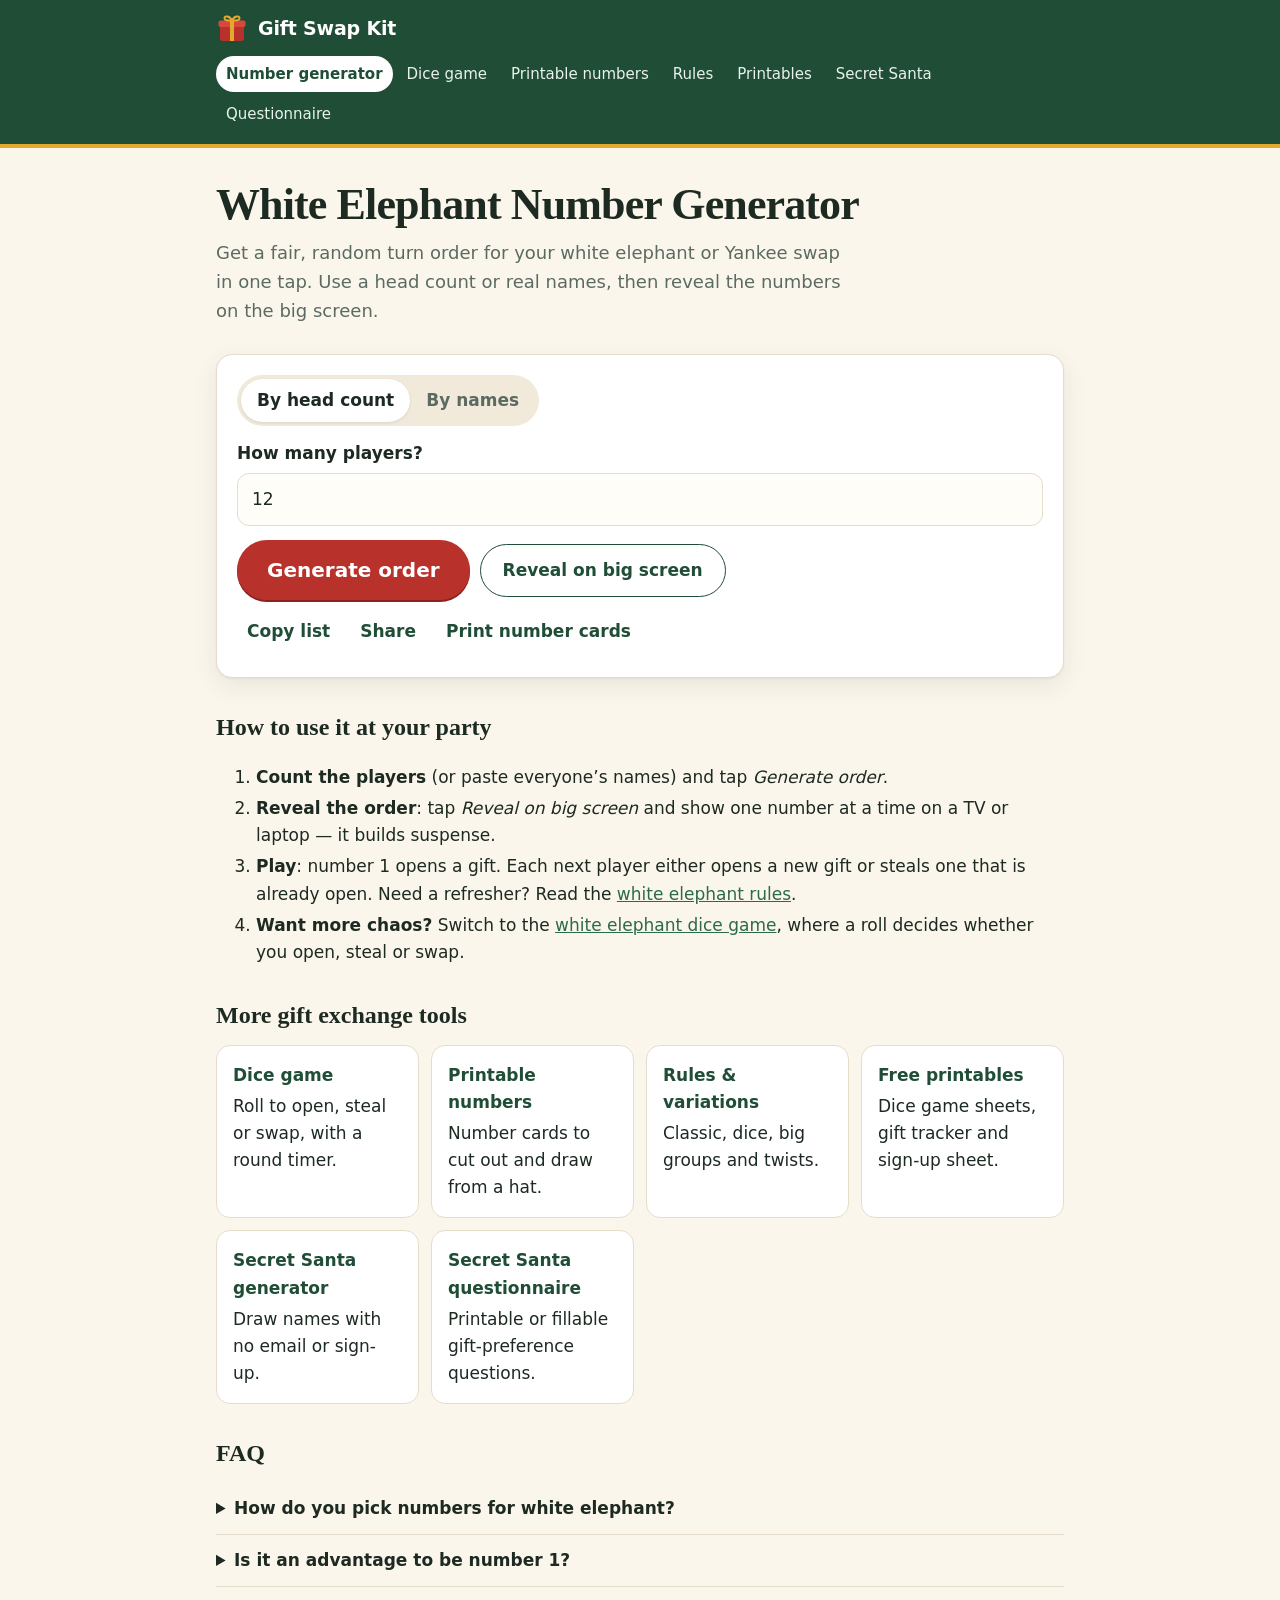
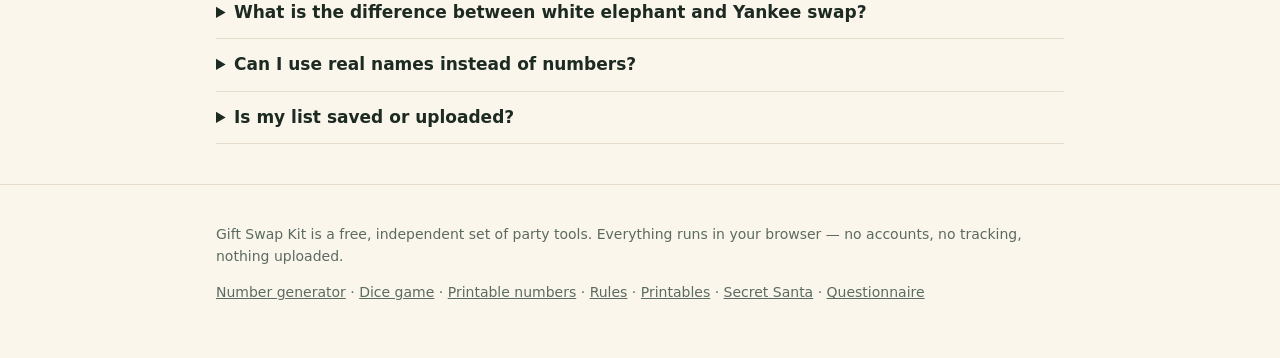
<file: index.html>
<!doctype html>
<html lang="en">
<head>
<meta charset="utf-8">
<meta name="viewport" content="width=device-width, initial-scale=1">
<title>White Elephant Number Generator – Random Gift Exchange Order | Gift Swap Kit</title>
<meta name="description" content="Free white elephant number generator. Enter how many players (or their names) and get a random turn order in one tap. Big-screen reveal mode, no sign-up, works on any phone.">
<link rel="canonical" href="https://wzm17703977-gif.github.io/white-elephant/">
<link rel="icon" href="assets/favicon.svg" type="image/svg+xml">
<meta name="theme-color" content="#1f4d36">
<meta property="og:title" content="White Elephant Number Generator">
<meta property="og:description" content="Random turn order for your white elephant or Yankee swap in one tap. Free, no sign-up.">
<meta property="og:type" content="website">
<meta property="og:url" content="https://wzm17703977-gif.github.io/white-elephant/">
<link rel="stylesheet" href="assets/style.css">
<script type="application/ld+json">
{"@context":"https://schema.org","@graph":[
{"@type":"WebApplication","name":"White Elephant Number Generator","url":"https://wzm17703977-gif.github.io/white-elephant/","applicationCategory":"UtilitiesApplication","operatingSystem":"Any","offers":{"@type":"Offer","price":"0","priceCurrency":"USD"},"description":"Generate a random turn order for a white elephant gift exchange."},
{"@type":"FAQPage","mainEntity":[
{"@type":"Question","name":"How do you pick numbers for white elephant?","acceptedAnswer":{"@type":"Answer","text":"Every player draws a number at random. Number 1 goes first, number 2 second, and so on. This generator does the draw for you: enter the number of players or their names and tap Generate order."}},
{"@type":"Question","name":"Is it an advantage to be number 1 in white elephant?","acceptedAnswer":{"@type":"Answer","text":"Usually it is a disadvantage, because number 1 opens a gift that anyone can steal. Many groups fix this by letting number 1 take one final turn at the end to swap with anyone."}},
{"@type":"Question","name":"Do I need to sign up or give an email?","acceptedAnswer":{"@type":"Answer","text":"No. Everything runs in your browser and nothing is uploaded or stored on a server."}}
]}
]}
</script>
</head>
<body>
<header class="site-head">
  <div class="wrap">
    <a class="brand" href="./"><img src="assets/favicon.svg" alt="" width="32" height="32"> Gift Swap Kit</a>
    <nav class="nav" aria-label="Tools">
      <a href="./" aria-current="page">Number generator</a>
      <a href="dice/">Dice game</a>
      <a href="printable-numbers/">Printable numbers</a>
      <a href="rules/">Rules</a>
      <a href="printables/">Printables</a>
      <a href="secret-santa/">Secret Santa</a>
      <a href="secret-santa-questionnaire/">Questionnaire</a>
    </nav>
  </div>
</header>

<main class="wrap">
  <section class="hero">
    <h1>White Elephant Number Generator</h1>
    <p class="lead">Get a fair, random turn order for your white elephant or Yankee swap in one tap. Use a head count or real names, then reveal the numbers on the big screen.</p>
  </section>

  <section class="card" aria-labelledby="tool-title">
    <h2 id="tool-title" class="sr-only">Generate the turn order</h2>
    <div class="tabs" role="tablist">
      <button type="button" role="tab" id="tab-count" aria-selected="true" aria-controls="pane-count">By head count</button>
      <button type="button" role="tab" id="tab-names" aria-selected="false" aria-controls="pane-names">By names</button>
    </div>
    <div id="pane-count" role="tabpanel" aria-labelledby="tab-count">
      <div class="field">
        <label for="count">How many players?</label>
        <input id="count" type="number" inputmode="numeric" min="2" max="500" value="12">
      </div>
    </div>
    <div id="pane-names" role="tabpanel" aria-labelledby="tab-names" hidden>
      <div class="field">
        <label for="names">Player names <span class="hint">— one per line</span></label>
        <textarea id="names" placeholder="Alex&#10;Jordan&#10;Sam&#10;Priya&#10;Chris"></textarea>
      </div>
    </div>
    <div class="actions">
      <button class="btn big" id="go" type="button">Generate order</button>
      <button class="btn secondary" id="reveal" type="button" hidden>Reveal on big screen</button>
    </div>
    <div id="result" aria-live="polite"></div>
    <div class="actions" id="result-actions" hidden>
      <button class="btn ghost" id="copy" type="button">Copy list</button>
      <button class="btn ghost" id="share" type="button">Share</button>
      <a class="btn ghost" id="print-link" href="printable-numbers/">Print number cards</a>
    </div>
  </section>

  <section class="prose">
    <h2>How to use it at your party</h2>
    <ol>
      <li><strong>Count the players</strong> (or paste everyone’s names) and tap <em>Generate order</em>.</li>
      <li><strong>Reveal the order</strong>: tap <em>Reveal on big screen</em> and show one number at a time on a TV or laptop — it builds suspense.</li>
      <li><strong>Play</strong>: number 1 opens a gift. Each next player either opens a new gift or steals one that is already open. Need a refresher? Read the <a href="rules/">white elephant rules</a>.</li>
      <li><strong>Want more chaos?</strong> Switch to the <a href="dice/">white elephant dice game</a>, where a roll decides whether you open, steal or swap.</li>
    </ol>

    <h2>More gift exchange tools</h2>
    <div class="tool-grid">
      <a href="dice/"><strong>Dice game</strong>Roll to open, steal or swap, with a round timer.</a>
      <a href="printable-numbers/"><strong>Printable numbers</strong>Number cards to cut out and draw from a hat.</a>
      <a href="rules/"><strong>Rules &amp; variations</strong>Classic, dice, big groups and twists.</a>
      <a href="printables/"><strong>Free printables</strong>Dice game sheets, gift tracker and sign-up sheet.</a>
      <a href="secret-santa/"><strong>Secret Santa generator</strong>Draw names with no email or sign-up.</a>
      <a href="secret-santa-questionnaire/"><strong>Secret Santa questionnaire</strong>Printable or fillable gift-preference questions.</a>
    </div>

    <h2>FAQ</h2>
    <div class="faq">
      <details><summary>How do you pick numbers for white elephant?</summary><p>Every player draws a number at random. Number 1 goes first, number 2 second, and so on. This generator does the draw for you, so nobody has to cut up paper — though you can still <a href="printable-numbers/">print number cards</a> if you like the hat tradition.</p></details>
      <details><summary>Is it an advantage to be number 1?</summary><p>Usually not: number 1 opens a gift that everyone else can steal. A popular fix is to give number 1 a final turn at the very end to swap with anyone.</p></details>
      <details><summary>What is the difference between white elephant and Yankee swap?</summary><p>They are the same game with different names. “Yankee swap” is common in New England, “Dirty Santa” in the South. The number draw works the same way for all of them.</p></details>
      <details><summary>Can I use real names instead of numbers?</summary><p>Yes. Switch to <em>By names</em>, paste one name per line, and the order will show names next to their numbers. Duplicate names are removed automatically.</p></details>
      <details><summary>Is my list saved or uploaded?</summary><p>Your last list is saved only in this browser so a refresh doesn’t lose it. Nothing is sent to a server, and there is no sign-up.</p></details>
    </div>
  </section>
</main>

<div class="stage" id="stage" role="dialog" aria-modal="true" aria-label="Turn order reveal">
  <div class="label" id="stage-label">Tap to reveal</div>
  <div class="big-num" id="stage-num">?</div>
  <div class="big-name" id="stage-name"></div>
  <div class="stage-actions">
    <button class="btn big" id="stage-next" type="button">Next</button>
    <button class="btn secondary" id="stage-close" type="button">Close</button>
  </div>
</div>

<footer class="site-foot">
  <div class="wrap">
    <p>Gift Swap Kit is a free, independent set of party tools. Everything runs in your browser — no accounts, no tracking, nothing uploaded.</p>
    <p><a href="./">Number generator</a> · <a href="dice/">Dice game</a> · <a href="printable-numbers/">Printable numbers</a> · <a href="rules/">Rules</a> · <a href="printables/">Printables</a> · <a href="secret-santa/">Secret Santa</a> · <a href="secret-santa-questionnaire/">Questionnaire</a></p>
  </div>
</footer>
<script src="assets/app.js"></script>
<script src="assets/order.js"></script>
</body>
</html>
</file>
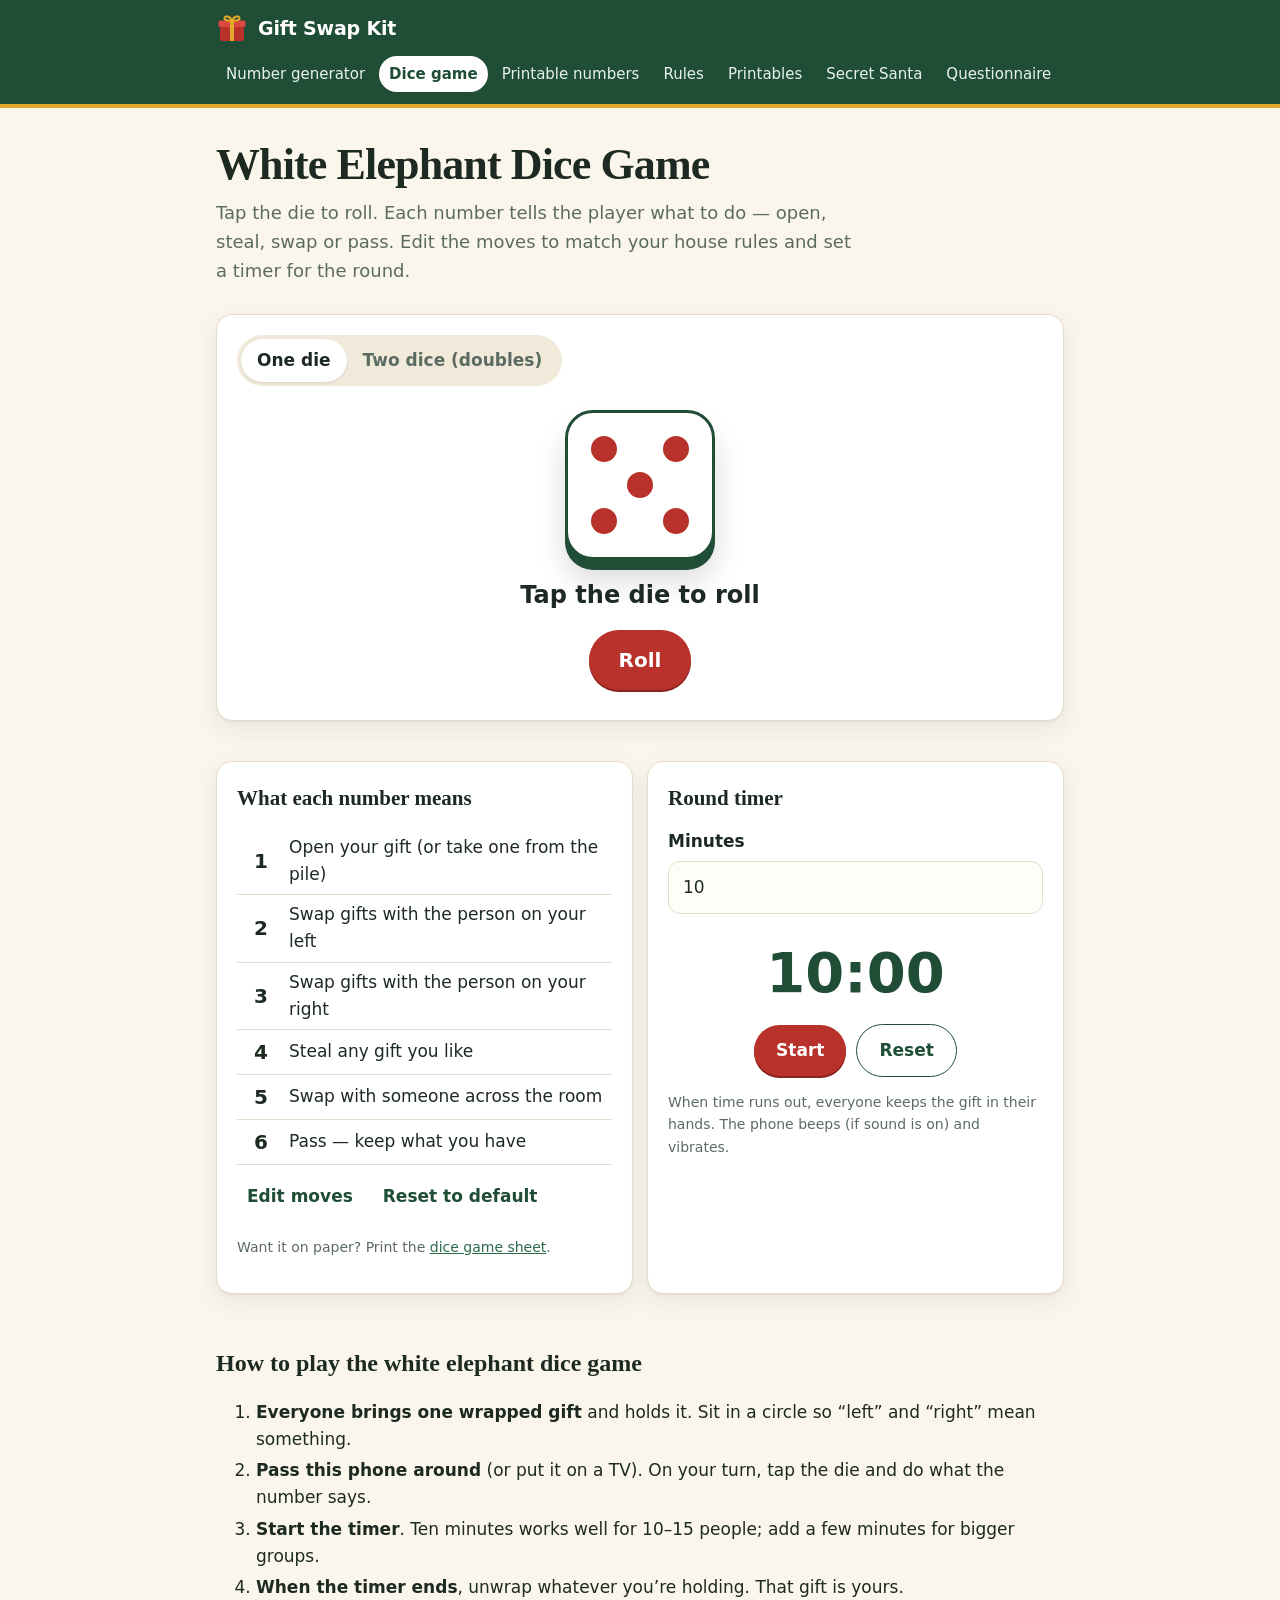
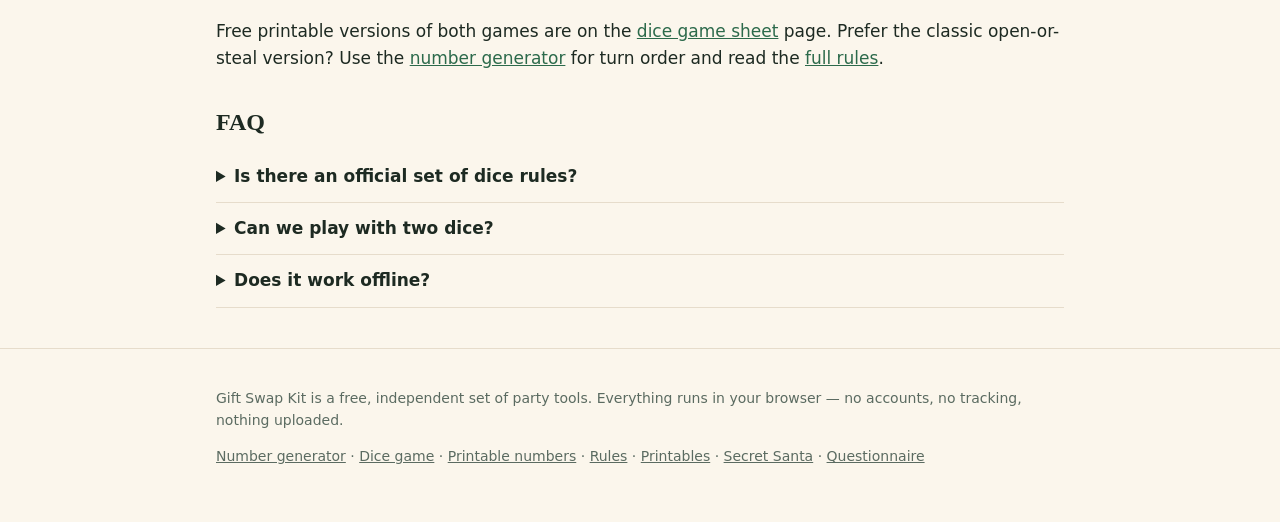
<file: dice/index.html>
<!doctype html>
<html lang="en">
<head>
<meta charset="utf-8">
<meta name="viewport" content="width=device-width, initial-scale=1">
<title>White Elephant Dice Game – Online Dice Roller with Rules &amp; Timer | Gift Swap Kit</title>
<meta name="description" content="Play the white elephant dice game online. Tap to roll, see what each number means (open, steal, swap, pass), edit the rules and run a round timer. Free, no app needed.">
<link rel="canonical" href="https://wzm17703977-gif.github.io/white-elephant/dice/">
<link rel="icon" href="../assets/favicon.svg" type="image/svg+xml">
<meta name="theme-color" content="#1f4d36">
<meta property="og:title" content="White Elephant Dice Game Online">
<meta property="og:description" content="Roll to open, steal or swap gifts. Editable dice rules and a round timer.">
<meta property="og:type" content="website">
<meta property="og:url" content="https://wzm17703977-gif.github.io/white-elephant/dice/">
<link rel="stylesheet" href="../assets/style.css">
<script type="application/ld+json">
{"@context":"https://schema.org","@graph":[
{"@type":"WebApplication","name":"White Elephant Dice Game","url":"https://wzm17703977-gif.github.io/white-elephant/dice/","applicationCategory":"GameApplication","operatingSystem":"Any","offers":{"@type":"Offer","price":"0","priceCurrency":"USD"}},
{"@type":"FAQPage","mainEntity":[
{"@type":"Question","name":"How does the white elephant dice game work?","acceptedAnswer":{"@type":"Answer","text":"Everyone starts with a wrapped gift. Players take turns rolling one die, and the number decides the move: for example open your gift, swap with the person on your left or right, steal any gift, or pass. A timer ends the game and everyone keeps what they hold."}},
{"@type":"Question","name":"What do the numbers mean in the white elephant dice game?","acceptedAnswer":{"@type":"Answer","text":"There is no single official version. A common set is: 1 open your gift, 2 swap left, 3 swap right, 4 steal any gift, 5 swap with someone across the room, 6 pass. You can edit every number on this page."}}
]}
]}
</script>
</head>
<body>
<header class="site-head">
  <div class="wrap">
    <a class="brand" href="../"><img src="../assets/favicon.svg" alt="" width="32" height="32"> Gift Swap Kit</a>
    <nav class="nav" aria-label="Tools">
      <a href="../">Number generator</a>
      <a href="./" aria-current="page">Dice game</a>
      <a href="../printable-numbers/">Printable numbers</a>
      <a href="../rules/">Rules</a>
      <a href="../printables/">Printables</a>
      <a href="../secret-santa/">Secret Santa</a>
      <a href="../secret-santa-questionnaire/">Questionnaire</a>
    </nav>
  </div>
</header>

<main class="wrap">
  <section class="hero">
    <h1>White Elephant Dice Game</h1>
    <p class="lead">Tap the die to roll. Each number tells the player what to do — open, steal, swap or pass. Edit the moves to match your house rules and set a timer for the round.</p>
  </section>

  <section class="card">
    <div class="tabs" role="tablist" aria-label="Game mode">
      <button type="button" role="tab" id="mode-one" aria-selected="true">One die</button>
      <button type="button" role="tab" id="mode-two" aria-selected="false">Two dice (doubles)</button>
    </div>
    <div class="dice-zone">
      <div class="dice-pair">
        <div class="die" id="die" role="button" tabindex="0" aria-label="Roll the die">
          <span class="pip"></span><span class="pip"></span><span class="pip"></span>
          <span class="pip"></span><span class="pip"></span><span class="pip"></span>
          <span class="pip"></span><span class="pip"></span><span class="pip"></span>
        </div>
        <div class="die" id="die2" role="button" tabindex="0" aria-label="Roll the dice" hidden>
          <span class="pip"></span><span class="pip"></span><span class="pip"></span>
          <span class="pip"></span><span class="pip"></span><span class="pip"></span>
          <span class="pip"></span><span class="pip"></span><span class="pip"></span>
        </div>
      </div>
      <div class="outcome" id="outcome" aria-live="polite">Tap the die to roll</div>
      <button class="btn big" id="roll" type="button">Roll</button>
    </div>
  </section>

  <div class="row">
    <section class="card" id="one-rules">
      <h2>What each number means</h2>
      <table class="rule-table" id="rules"></table>
      <div class="actions">
        <button class="btn ghost" id="edit" type="button">Edit moves</button>
        <button class="btn ghost" id="reset" type="button">Reset to default</button>
      </div>
      <p class="hint">Want it on paper? Print the <a href="../printables/dice-game/">dice game sheet</a>.</p>
    </section>
    <section class="card" id="two-rules" hidden>
      <h2>How the doubles game works</h2>
      <p><strong>Round 1:</strong> gifts sit in the middle. Roll doubles and take a gift from the pile; otherwise pass the dice. Keep going until every gift is taken.</p>
      <p><strong>Round 2:</strong> start the timer. Doubles now mean steal any gift, or swap any two. When time is up, unwrap what you hold.</p>
      <p class="hint">Print the <a href="../printables/dice-game/">doubles game sheet</a> for the table.</p>
    </section>
    <section class="card">
      <h2>Round timer</h2>
      <div class="field">
        <label for="minutes">Minutes</label>
        <input id="minutes" type="number" inputmode="numeric" min="1" max="120" value="10">
      </div>
      <div class="timer" id="timer" aria-live="off">10:00</div>
      <div class="actions" style="justify-content:center">
        <button class="btn" id="t-start" type="button">Start</button>
        <button class="btn secondary" id="t-reset" type="button">Reset</button>
      </div>
      <p class="hint">When time runs out, everyone keeps the gift in their hands. The phone beeps (if sound is on) and vibrates.</p>
    </section>
  </div>

  <section class="prose">
    <h2>How to play the white elephant dice game</h2>
    <ol>
      <li><strong>Everyone brings one wrapped gift</strong> and holds it. Sit in a circle so “left” and “right” mean something.</li>
      <li><strong>Pass this phone around</strong> (or put it on a TV). On your turn, tap the die and do what the number says.</li>
      <li><strong>Start the timer</strong>. Ten minutes works well for 10–15 people; add a few minutes for bigger groups.</li>
      <li><strong>When the timer ends</strong>, unwrap whatever you’re holding. That gift is yours.</li>
    </ol>
    <p>Free printable versions of both games are on the <a href="../printables/dice-game/">dice game sheet</a> page. Prefer the classic open-or-steal version? Use the <a href="../">number generator</a> for turn order and read the <a href="../rules/">full rules</a>.</p>

    <h2>FAQ</h2>
    <div class="faq">
      <details><summary>Is there an official set of dice rules?</summary><p>No. Families and offices all play slightly different versions. The defaults here are a common, easy set; tap <em>Edit moves</em> to change any number.</p></details>
      <details><summary>Can we play with two dice?</summary><p>Yes. Switch to <em>Two dice (doubles)</em> above. You only act when you roll doubles, which happens about once every six rolls, so the game builds suspense. Both dice are fair and rolled separately.</p></details>
      <details><summary>Does it work offline?</summary><p>Once the page has loaded, rolling and the timer keep working without a connection. Your edited moves are saved in this browser.</p></details>
    </div>
  </section>
</main>

<footer class="site-foot">
  <div class="wrap">
    <p>Gift Swap Kit is a free, independent set of party tools. Everything runs in your browser — no accounts, no tracking, nothing uploaded.</p>
    <p><a href="../">Number generator</a> · <a href="./">Dice game</a> · <a href="../printable-numbers/">Printable numbers</a> · <a href="../rules/">Rules</a> · <a href="../printables/">Printables</a> · <a href="../secret-santa/">Secret Santa</a> · <a href="../secret-santa-questionnaire/">Questionnaire</a></p>
  </div>
</footer>
<script src="../assets/app.js"></script>
<script src="../assets/dice.js"></script>
</body>
</html>
</file>
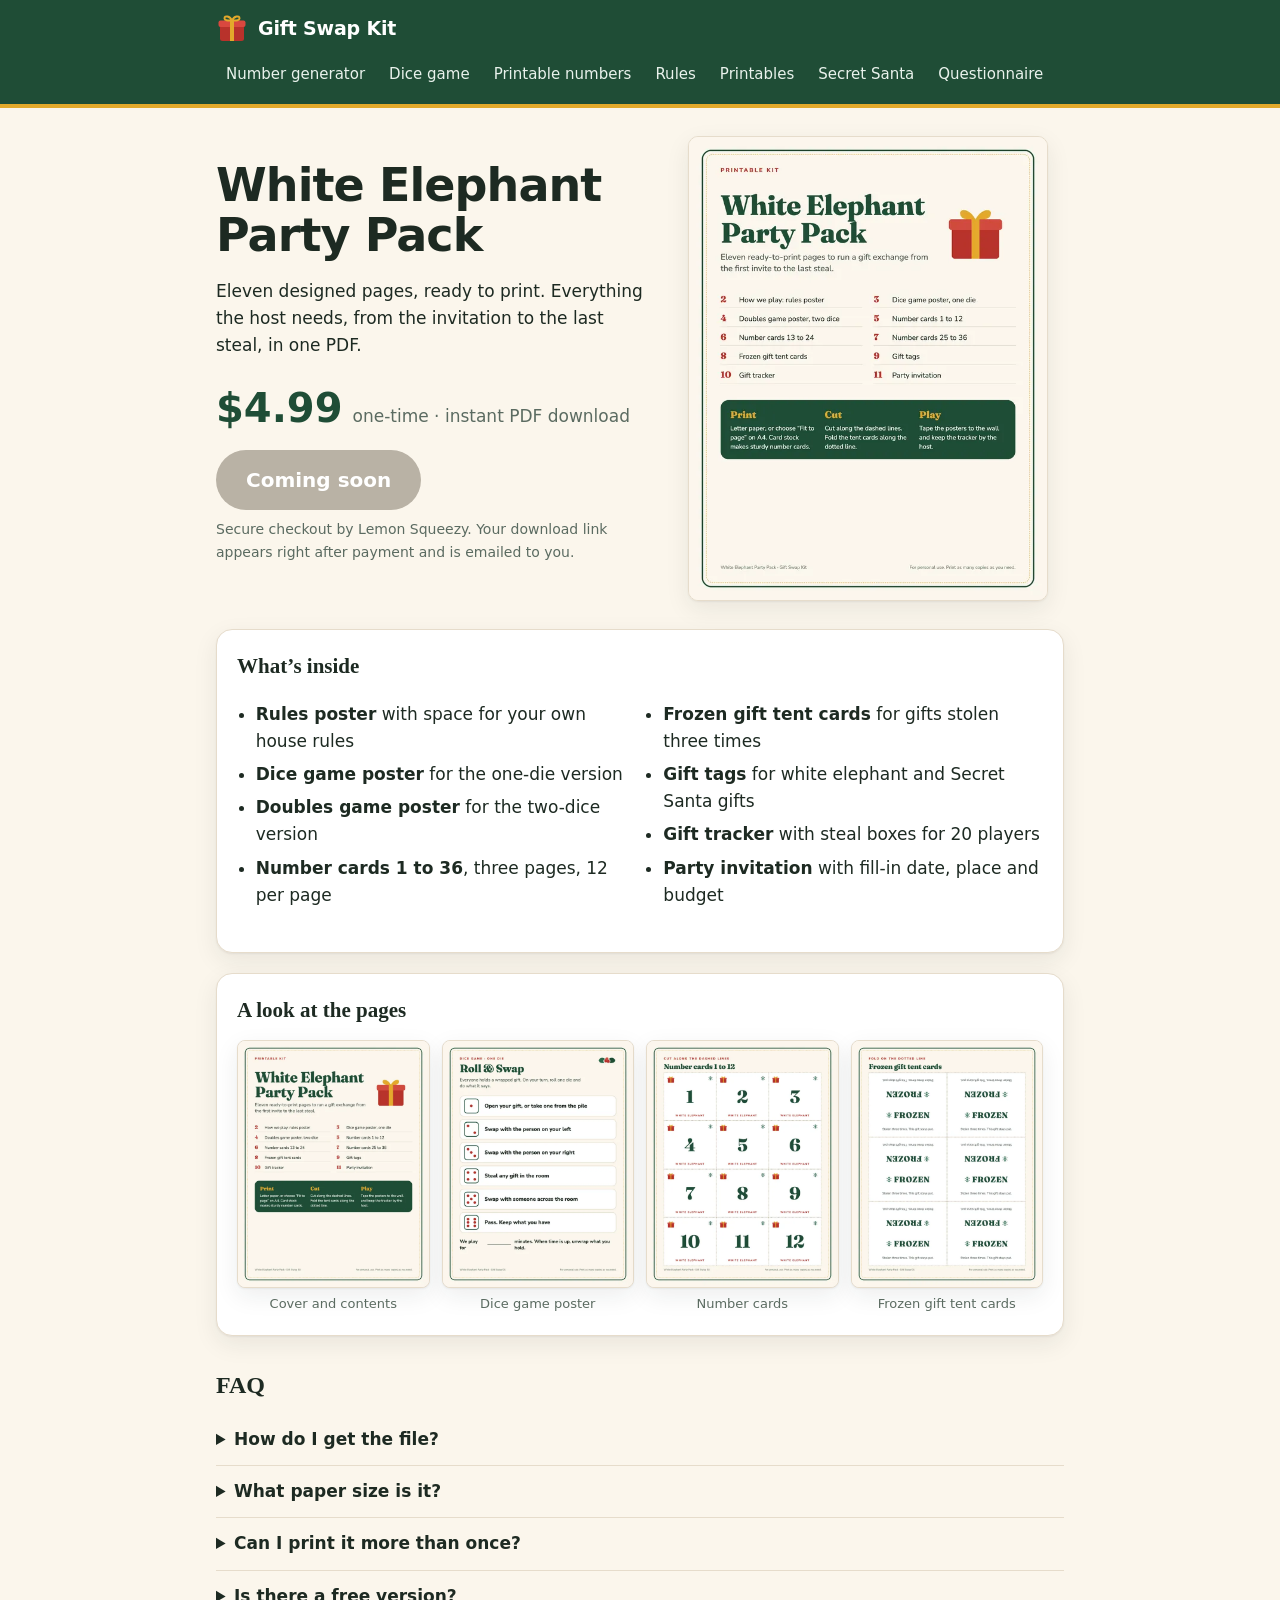
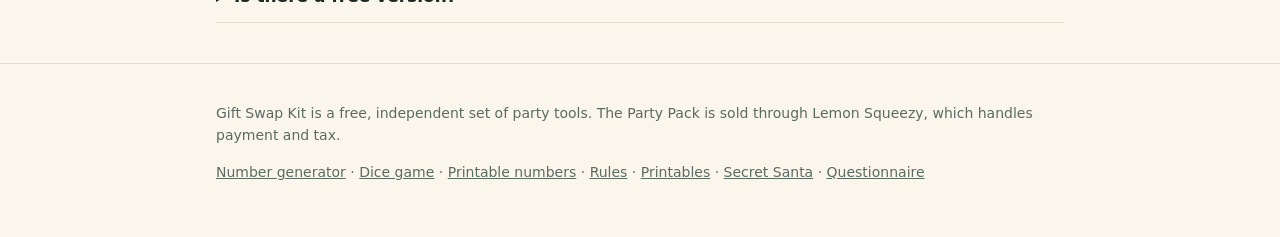
<file: party-pack/index.html>
<!doctype html>
<html lang="en">
<head>
<meta charset="utf-8">
<meta name="viewport" content="width=device-width, initial-scale=1">
<title>White Elephant Party Pack – 11 Printable Pages, Instant PDF Download | Gift Swap Kit</title>
<meta name="description" content="A ready-to-print white elephant kit: rules poster, one-die and doubles dice posters, number cards 1 to 36, frozen gift tent cards, gift tags, a gift tracker and an invitation. Instant PDF download.">
<meta name="robots" content="noindex">
<link rel="canonical" href="https://wzm17703977-gif.github.io/white-elephant/party-pack/">
<link rel="icon" href="../assets/favicon.svg" type="image/svg+xml">
<meta name="theme-color" content="#1f4d36">
<link rel="stylesheet" href="../assets/style.css">
<style>
  .pack-hero { display: grid; grid-template-columns: minmax(0, 1.1fr) minmax(0, 1fr); gap: 24px; align-items: center; padding: 28px 0 8px; }
  .pack-hero h1 { font-size: clamp(30px, 6vw, 46px); line-height: 1.1; margin: 0 0 10px; letter-spacing: -.02em; }
  .price { display: flex; align-items: baseline; gap: 10px; margin: 16px 0 10px; }
  .price b { font-size: 40px; color: var(--pine); }
  .price span { color: var(--muted); }
  .buy-note { font-size: 14px; color: var(--muted); margin-top: 8px; }
  .shots { display: grid; grid-template-columns: repeat(4, minmax(0, 1fr)); gap: 12px; }
  .shots figure { margin: 0; display: grid; gap: 6px; }
  .shots img { width: 100%; height: auto; border-radius: 8px; border: 1px solid var(--line); box-shadow: var(--shadow); background: #fff; }
  .shots figcaption { font-size: 13px; color: var(--muted); text-align: center; }
  .hero-shot img { width: 100%; max-width: 360px; height: auto; display: block; margin: 0 auto; border-radius: 10px; box-shadow: var(--shadow); border: 1px solid var(--line); }
  .inside { columns: 2; column-gap: 28px; padding-left: 1.1em; }
  .inside li { margin: 0 0 6px; break-inside: avoid; }
  .btn[aria-disabled="true"] { background: #b9b2a5; box-shadow: none; cursor: not-allowed; }
  @media (max-width: 700px) { .pack-hero { grid-template-columns: 1fr; } .shots { grid-template-columns: repeat(2, minmax(0, 1fr)); } .inside { columns: 1; } }
</style>
</head>
<body>
<header class="site-head">
  <div class="wrap">
    <a class="brand" href="../"><img src="../assets/favicon.svg" alt="" width="32" height="32"> Gift Swap Kit</a>
    <nav class="nav" aria-label="Tools">
      <a href="../">Number generator</a>
      <a href="../dice/">Dice game</a>
      <a href="../printable-numbers/">Printable numbers</a>
      <a href="../rules/">Rules</a>
      <a href="../printables/">Printables</a>
      <a href="../secret-santa/">Secret Santa</a>
      <a href="../secret-santa-questionnaire/">Questionnaire</a>
    </nav>
  </div>
</header>

<main class="wrap">
  <section class="pack-hero">
    <div>
      <h1>White Elephant Party Pack</h1>
      <p class="lead">Eleven designed pages, ready to print. Everything the host needs, from the invitation to the last steal, in one PDF.</p>
      <div class="price"><b id="price">$4.99</b><span>one-time · instant PDF download</span></div>
      <a class="btn big" id="buy" href="#" aria-disabled="true">Coming soon</a>
      <p class="buy-note">Secure checkout by Lemon Squeezy. Your download link appears right after payment and is emailed to you.</p>
    </div>
    <div class="hero-shot"><img src="img/page-1.webp" width="600" height="776" alt="Cover page of the White Elephant Party Pack with a contents list"></div>
  </section>

  <section class="card">
    <h2>What’s inside</h2>
    <ul class="inside">
      <li><strong>Rules poster</strong> with space for your own house rules</li>
      <li><strong>Dice game poster</strong> for the one-die version</li>
      <li><strong>Doubles game poster</strong> for the two-dice version</li>
      <li><strong>Number cards 1 to 36</strong>, three pages, 12 per page</li>
      <li><strong>Frozen gift tent cards</strong> for gifts stolen three times</li>
      <li><strong>Gift tags</strong> for white elephant and Secret Santa gifts</li>
      <li><strong>Gift tracker</strong> with steal boxes for 20 players</li>
      <li><strong>Party invitation</strong> with fill-in date, place and budget</li>
    </ul>
  </section>

  <section class="card">
    <h2>A look at the pages</h2>
    <div class="shots">
      <figure><img src="img/page-1.webp" width="600" height="776" alt="Cover page" loading="lazy"><figcaption>Cover and contents</figcaption></figure>
      <figure><img src="img/page-3.webp" width="600" height="776" alt="One-die dice game poster" loading="lazy"><figcaption>Dice game poster</figcaption></figure>
      <figure><img src="img/page-5.webp" width="600" height="776" alt="Number cards 1 to 12" loading="lazy"><figcaption>Number cards</figcaption></figure>
      <figure><img src="img/page-8.webp" width="600" height="776" alt="Frozen gift tent cards" loading="lazy"><figcaption>Frozen gift tent cards</figcaption></figure>
    </div>
  </section>

  <section class="prose">
    <h2>FAQ</h2>
    <div class="faq">
      <details><summary>How do I get the file?</summary><p>Right after you pay, the checkout shows a download button for the PDF. The same link is in your email receipt.</p></details>
      <details><summary>What paper size is it?</summary><p>US letter (8.5 × 11 in). On A4, choose “Fit to page” in the print dialog.</p></details>
      <details><summary>Can I print it more than once?</summary><p>Yes. Print as many copies as you need for your own parties, this year and next.</p></details>
      <details><summary>Is there a free version?</summary><p>Yes. The <a href="../printables/">free printables</a> cover number cards, dice sheets, a gift tracker and a sign-up sheet. The Party Pack adds designed posters, tent cards, gift tags and an invitation in one file.</p></details>
    </div>
  </section>
</main>

<footer class="site-foot">
  <div class="wrap">
    <p>Gift Swap Kit is a free, independent set of party tools. The Party Pack is sold through Lemon Squeezy, which handles payment and tax.</p>
    <p><a href="../">Number generator</a> · <a href="../dice/">Dice game</a> · <a href="../printable-numbers/">Printable numbers</a> · <a href="../rules/">Rules</a> · <a href="../printables/">Printables</a> · <a href="../secret-santa/">Secret Santa</a> · <a href="../secret-santa-questionnaire/">Questionnaire</a></p>
  </div>
</footer>
<script src="../assets/app.js"></script>
<script>
/* Checkout link from Lemon Squeezy. Empty means the button stays disabled. */
window.PACK_CHECKOUT_URL = '';
(function () {
  const url = window.PACK_CHECKOUT_URL;
  const b = document.getElementById('buy');
  if (!url) { b.addEventListener('click', e => e.preventDefault()); return; }
  b.href = url;
  b.textContent = 'Buy the Party Pack';
  b.removeAttribute('aria-disabled');
})();
</script>
</body>
</html>
</file>
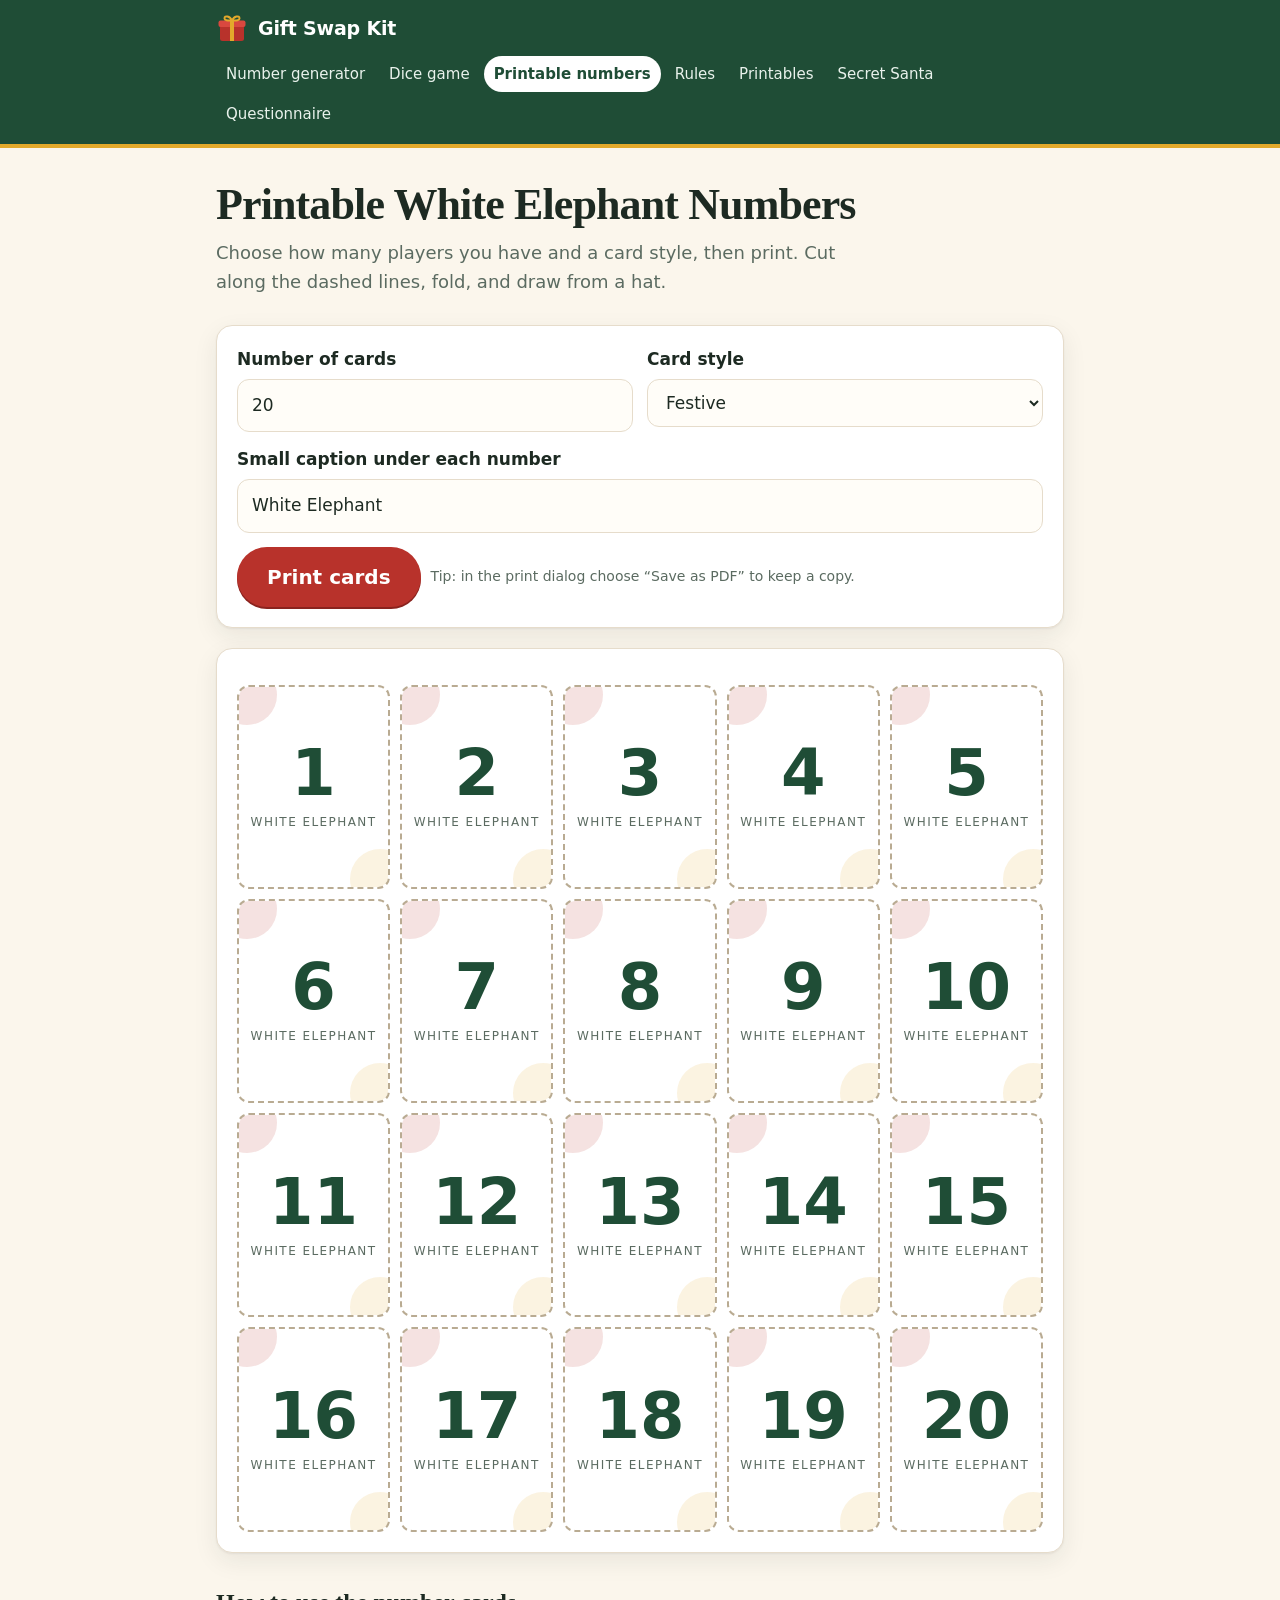
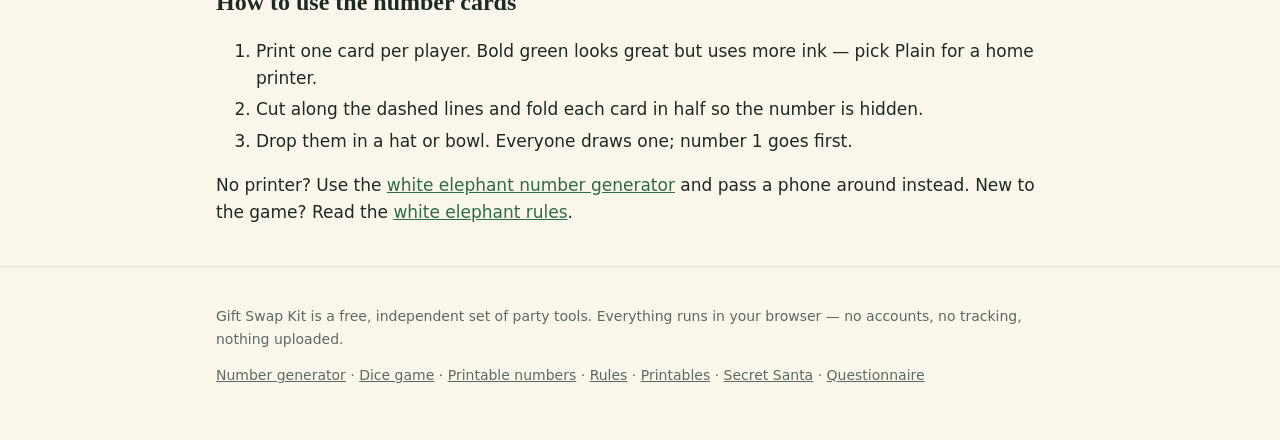
<file: printable-numbers/index.html>
<!doctype html>
<html lang="en">
<head>
<meta charset="utf-8">
<meta name="viewport" content="width=device-width, initial-scale=1">
<title>White Elephant Numbers Printable – Free Number Cards 1 to 100 | Gift Swap Kit</title>
<meta name="description" content="Make printable white elephant numbers in seconds. Pick how many players and a card style, then print or save as PDF. Free number cards from 1 to 100, no download or sign-up.">
<link rel="canonical" href="https://wzm17703977-gif.github.io/white-elephant/printable-numbers/">
<link rel="icon" href="../assets/favicon.svg" type="image/svg+xml">
<meta name="theme-color" content="#1f4d36">
<meta property="og:title" content="Printable White Elephant Numbers">
<meta property="og:description" content="Free number cards for your gift exchange. Choose a count and style, then print.">
<meta property="og:type" content="website">
<meta property="og:url" content="https://wzm17703977-gif.github.io/white-elephant/printable-numbers/">
<link rel="stylesheet" href="../assets/style.css">
<script type="application/ld+json">
{"@context":"https://schema.org","@type":"WebApplication","name":"Printable White Elephant Numbers","url":"https://wzm17703977-gif.github.io/white-elephant/printable-numbers/","applicationCategory":"UtilitiesApplication","operatingSystem":"Any","offers":{"@type":"Offer","price":"0","priceCurrency":"USD"}}
</script>
</head>
<body>
<header class="site-head">
  <div class="wrap">
    <a class="brand" href="../"><img src="../assets/favicon.svg" alt="" width="32" height="32"> Gift Swap Kit</a>
    <nav class="nav" aria-label="Tools">
      <a href="../">Number generator</a>
      <a href="../dice/">Dice game</a>
      <a href="./" aria-current="page">Printable numbers</a>
      <a href="../rules/">Rules</a>
      <a href="../printables/">Printables</a>
      <a href="../secret-santa/">Secret Santa</a>
      <a href="../secret-santa-questionnaire/">Questionnaire</a>
    </nav>
  </div>
</header>

<main class="wrap">
  <section class="hero">
    <h1>Printable White Elephant Numbers</h1>
    <p class="lead">Choose how many players you have and a card style, then print. Cut along the dashed lines, fold, and draw from a hat.</p>
  </section>

  <section class="card no-print">
    <div class="row">
      <div class="field">
        <label for="n">Number of cards</label>
        <input id="n" type="number" inputmode="numeric" min="1" max="100" value="20">
      </div>
      <div class="field">
        <label for="style">Card style</label>
        <select id="style">
          <option value="festive">Festive</option>
          <option value="plain">Plain (saves ink)</option>
          <option value="bold">Bold green</option>
        </select>
      </div>
    </div>
    <div class="field">
      <label for="caption">Small caption under each number</label>
      <input id="caption" type="text" maxlength="30" value="White Elephant">
    </div>
    <div class="actions">
      <button class="btn big" id="print" type="button">Print cards</button>
      <span class="hint">Tip: in the print dialog choose “Save as PDF” to keep a copy.</span>
    </div>
  </section>

  <section class="card print-me" aria-label="Number cards preview">
    <div class="cards-sheet" id="sheet"></div>
  </section>

  <section class="prose no-print">
    <h2>How to use the number cards</h2>
    <ol>
      <li>Print one card per player. Bold green looks great but uses more ink — pick Plain for a home printer.</li>
      <li>Cut along the dashed lines and fold each card in half so the number is hidden.</li>
      <li>Drop them in a hat or bowl. Everyone draws one; number 1 goes first.</li>
    </ol>
    <p>No printer? Use the <a href="../">white elephant number generator</a> and pass a phone around instead. New to the game? Read the <a href="../rules/">white elephant rules</a>.</p>
  </section>
</main>

<footer class="site-foot">
  <div class="wrap">
    <p>Gift Swap Kit is a free, independent set of party tools. Everything runs in your browser — no accounts, no tracking, nothing uploaded.</p>
    <p><a href="../">Number generator</a> · <a href="../dice/">Dice game</a> · <a href="./">Printable numbers</a> · <a href="../rules/">Rules</a> · <a href="../printables/">Printables</a> · <a href="../secret-santa/">Secret Santa</a> · <a href="../secret-santa-questionnaire/">Questionnaire</a></p>
  </div>
</footer>
<script src="../assets/app.js"></script>
<script>
(function () {
  const $ = id => document.getElementById(id);
  const fromUrl = parseInt(new URLSearchParams(location.search).get('n'), 10);
  if (fromUrl >= 1 && fromUrl <= 100) $('n').value = fromUrl;
  else $('n').value = GS.store.get('cards-n', 20);
  $('style').value = GS.store.get('cards-style', 'festive');
  $('caption').value = GS.store.get('cards-caption', 'White Elephant');

  function render() {
    let n = parseInt($('n').value, 10);
    if (!(n >= 1)) n = 1;
    if (n > 100) { n = 100; $('n').value = 100; }
    const style = $('style').value;
    const cap = GS.escape($('caption').value.trim());
    let html = '';
    for (let i = 1; i <= n; i++) {
      html += `<div class="num-card style-${style}"><span class="n">${i}</span>${cap ? `<span class="t">${cap}</span>` : ''}</div>`;
    }
    $('sheet').innerHTML = html;
    GS.store.set('cards-n', n);
    GS.store.set('cards-style', style);
    GS.store.set('cards-caption', $('caption').value);
  }
  ['n', 'style', 'caption'].forEach(id => $(id).addEventListener('input', render));
  $('print').addEventListener('click', () => { render(); window.print(); });
  render();
})();
</script>
</body>
</html>
</file>
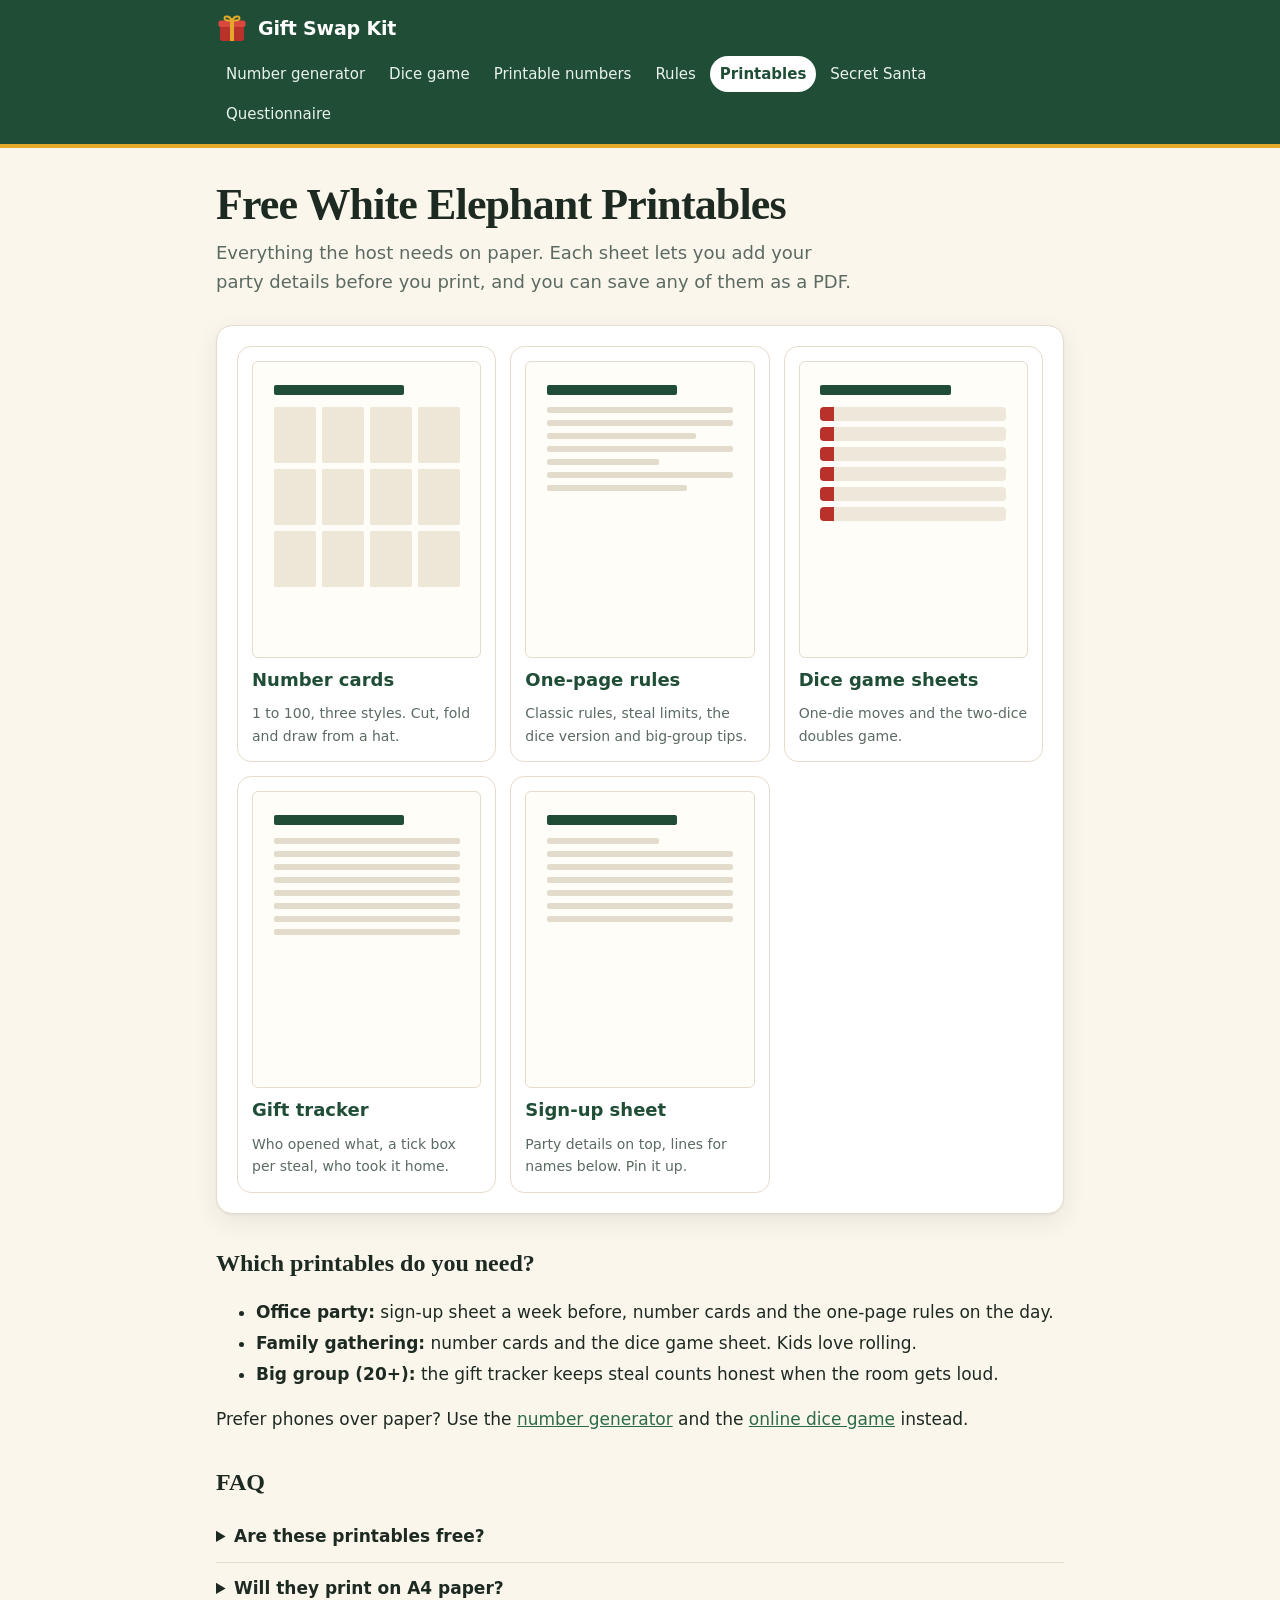
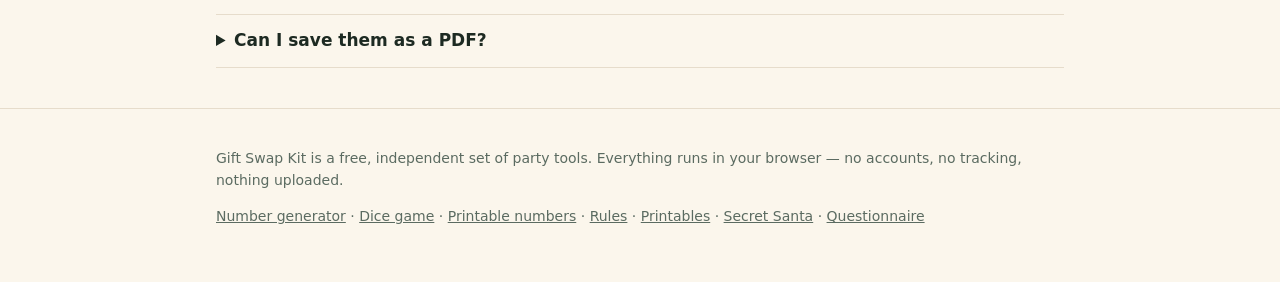
<file: printables/index.html>
<!doctype html>
<html lang="en">
<head>
<meta charset="utf-8">
<meta name="viewport" content="width=device-width, initial-scale=1">
<title>Free White Elephant Printables – Rules, Dice Game, Gift Tracker, Sign Up Sheet | Gift Swap Kit</title>
<meta name="description" content="Free white elephant printables for your gift exchange: number cards, one-page rules, dice game sheets (1 die and 2 dice), a gift tracker and a sign-up sheet. Customize, then print or save as PDF.">
<link rel="canonical" href="https://wzm17703977-gif.github.io/white-elephant/printables/">
<link rel="icon" href="../assets/favicon.svg" type="image/svg+xml">
<meta name="theme-color" content="#1f4d36">
<meta property="og:title" content="Free White Elephant Printables">
<meta property="og:description" content="Number cards, rules, dice game sheets, gift tracker and sign-up sheet. All free.">
<meta property="og:type" content="website">
<meta property="og:url" content="https://wzm17703977-gif.github.io/white-elephant/printables/">
<link rel="stylesheet" href="../assets/style.css">
<script type="application/ld+json">
{"@context":"https://schema.org","@type":"FAQPage","mainEntity":[
{"@type":"Question","name":"Are these white elephant printables free?","acceptedAnswer":{"@type":"Answer","text":"Yes. Every sheet on this page is free to customize and print. Nothing is uploaded and no sign-up is needed."}},
{"@type":"Question","name":"Will they print on A4 paper?","acceptedAnswer":{"@type":"Answer","text":"The sheets are laid out for US letter paper. On A4, choose Fit to page in your print dialog and they print fine."}}
]}
</script>
</head>
<body>
<header class="site-head">
  <div class="wrap">
    <a class="brand" href="../"><img src="../assets/favicon.svg" alt="" width="32" height="32"> Gift Swap Kit</a>
    <nav class="nav" aria-label="Tools">
      <a href="../">Number generator</a>
      <a href="../dice/">Dice game</a>
      <a href="../printable-numbers/">Printable numbers</a>
      <a href="../rules/">Rules</a>
      <a href="./" aria-current="page">Printables</a>
      <a href="../secret-santa/">Secret Santa</a>
      <a href="../secret-santa-questionnaire/">Questionnaire</a>
    </nav>
  </div>
</header>

<main class="wrap">
  <section class="hero">
    <h1>Free White Elephant Printables</h1>
    <p class="lead">Everything the host needs on paper. Each sheet lets you add your party details before you print, and you can save any of them as a PDF.</p>
  </section>

  <section class="card">
    <div class="printables-grid">
      <a href="../printable-numbers/">
        <div class="mini" aria-hidden="true"><b></b><div class="grid4"><i></i><i></i><i></i><i></i><i></i><i></i><i></i><i></i><i></i><i></i><i></i><i></i></div></div>
        <strong>Number cards</strong><span>1 to 100, three styles. Cut, fold and draw from a hat.</span>
      </a>
      <a href="../rules/">
        <div class="mini" aria-hidden="true"><b></b><div class="rows"><i></i><i></i><i style="width:80%"></i><i></i><i style="width:60%"></i><i></i><i style="width:75%"></i></div></div>
        <strong>One-page rules</strong><span>Classic rules, steal limits, the dice version and big-group tips.</span>
      </a>
      <a href="dice-game/">
        <div class="mini" aria-hidden="true"><b></b><div class="dicebox"><i></i><i></i><i></i><i></i><i></i><i></i></div></div>
        <strong>Dice game sheets</strong><span>One-die moves and the two-dice doubles game.</span>
      </a>
      <a href="gift-tracker/">
        <div class="mini" aria-hidden="true"><b></b><div class="rows"><i></i><i></i><i></i><i></i><i></i><i></i><i></i><i></i></div></div>
        <strong>Gift tracker</strong><span>Who opened what, a tick box per steal, who took it home.</span>
      </a>
      <a href="sign-up-sheet/">
        <div class="mini" aria-hidden="true"><b></b><div class="rows"><i style="width:60%"></i><i></i><i></i><i></i><i></i><i></i><i></i></div></div>
        <strong>Sign-up sheet</strong><span>Party details on top, lines for names below. Pin it up.</span>
      </a>
    </div>
  </section>

  <section class="prose">
    <h2>Which printables do you need?</h2>
    <ul>
      <li><strong>Office party:</strong> sign-up sheet a week before, number cards and the one-page rules on the day.</li>
      <li><strong>Family gathering:</strong> number cards and the dice game sheet. Kids love rolling.</li>
      <li><strong>Big group (20+):</strong> the gift tracker keeps steal counts honest when the room gets loud.</li>
    </ul>
    <p>Prefer phones over paper? Use the <a href="../">number generator</a> and the <a href="../dice/">online dice game</a> instead.</p>

    <h2>FAQ</h2>
    <div class="faq">
      <details><summary>Are these printables free?</summary><p>Yes. Every sheet here is free to customize and print. Nothing is uploaded and no sign-up is needed.</p></details>
      <details><summary>Will they print on A4 paper?</summary><p>They are laid out for US letter. On A4, choose “Fit to page” in the print dialog.</p></details>
      <details><summary>Can I save them as a PDF?</summary><p>Yes. Open the print dialog and choose “Save as PDF” as the printer.</p></details>
    </div>
  </section>
</main>

<footer class="site-foot">
  <div class="wrap">
    <p>Gift Swap Kit is a free, independent set of party tools. Everything runs in your browser — no accounts, no tracking, nothing uploaded.</p>
    <p><a href="../">Number generator</a> · <a href="../dice/">Dice game</a> · <a href="../printable-numbers/">Printable numbers</a> · <a href="../rules/">Rules</a> · <a href="./">Printables</a> · <a href="../secret-santa/">Secret Santa</a> · <a href="../secret-santa-questionnaire/">Questionnaire</a></p>
  </div>
</footer>
<script src="../assets/app.js"></script>
</body>
</html>
</file>
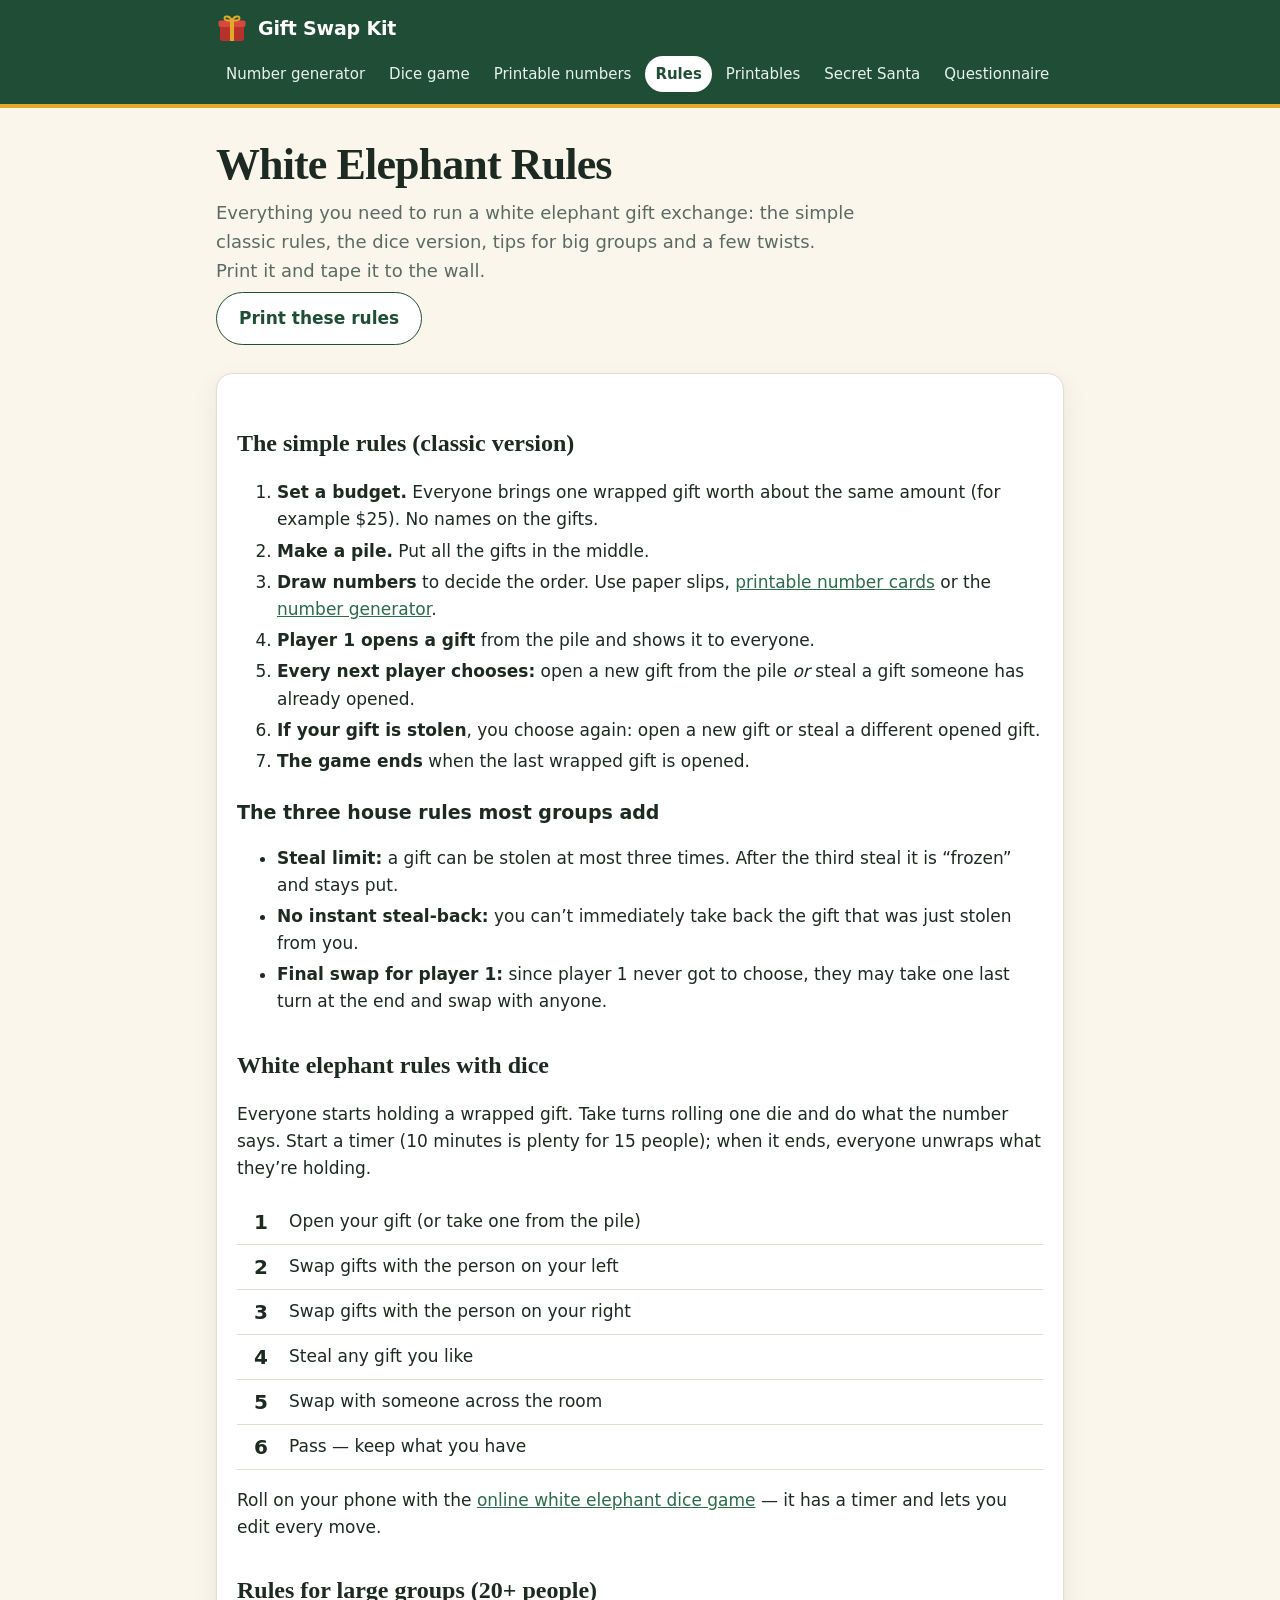
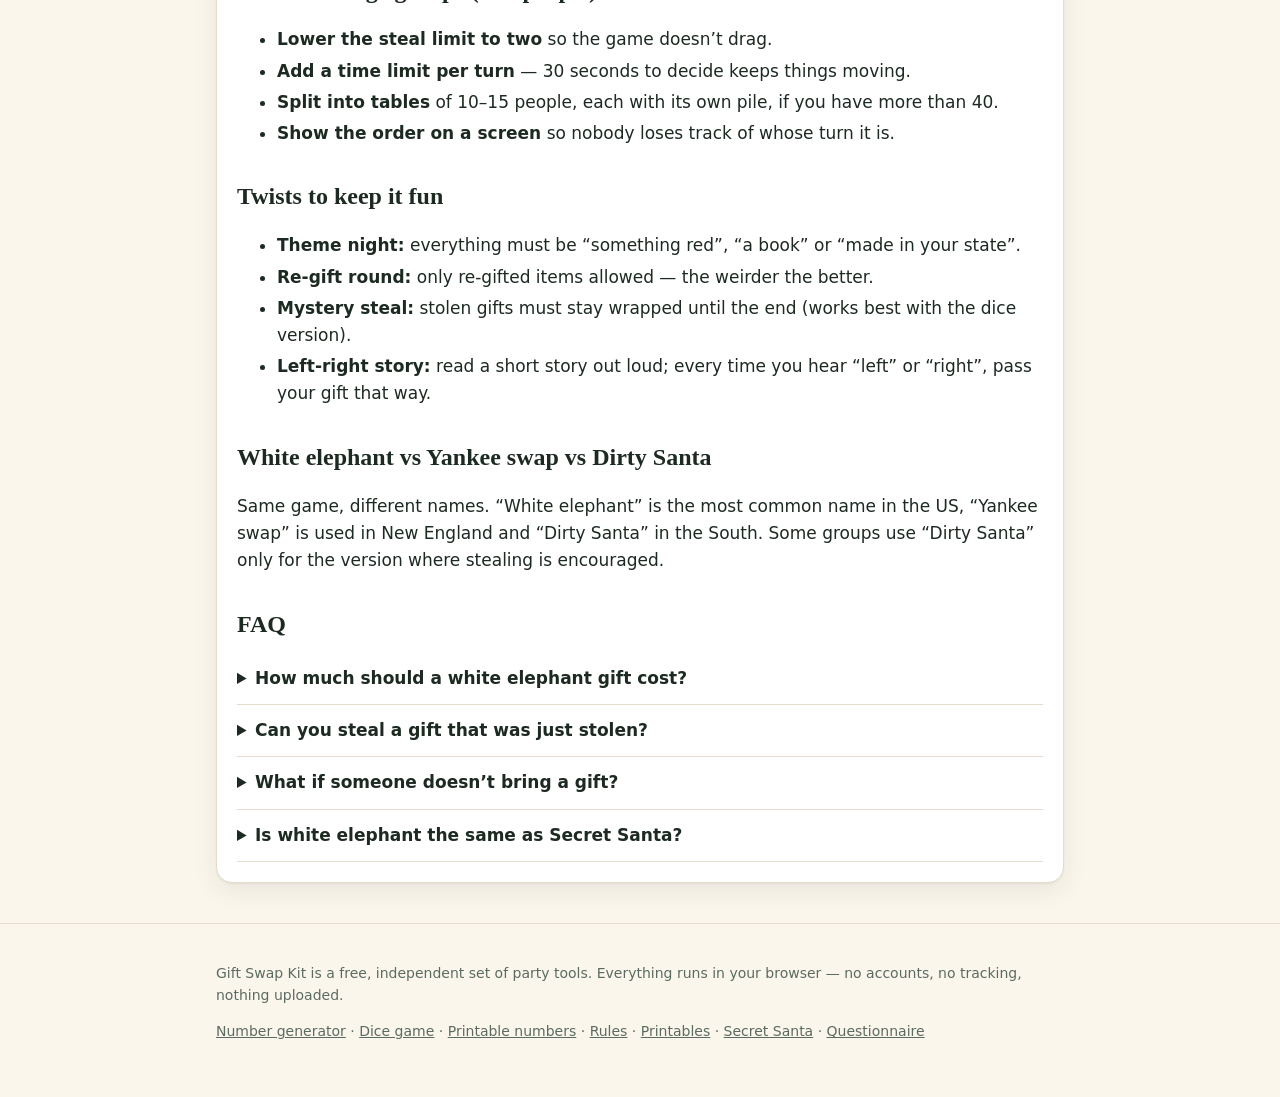
<file: rules/index.html>
<!doctype html>
<html lang="en">
<head>
<meta charset="utf-8">
<meta name="viewport" content="width=device-width, initial-scale=1">
<title>White Elephant Rules – Simple, Dice &amp; Large Group Versions (Printable) | Gift Swap Kit</title>
<meta name="description" content="White elephant gift exchange rules explained simply: how the classic game works, steal limits, the dice version, rules for large groups and fun twists. Printable one-page version.">
<link rel="canonical" href="https://wzm17703977-gif.github.io/white-elephant/rules/">
<link rel="icon" href="../assets/favicon.svg" type="image/svg+xml">
<meta name="theme-color" content="#1f4d36">
<meta property="og:title" content="White Elephant Rules (Simple + Printable)">
<meta property="og:description" content="Classic, dice and large-group white elephant rules, plus twists. Print in one click.">
<meta property="og:type" content="article">
<meta property="og:url" content="https://wzm17703977-gif.github.io/white-elephant/rules/">
<link rel="stylesheet" href="../assets/style.css">
<script type="application/ld+json">
{"@context":"https://schema.org","@graph":[
{"@type":"HowTo","name":"How to play white elephant","step":[
{"@type":"HowToStep","text":"Everyone brings one wrapped gift within the agreed budget and puts it in a pile."},
{"@type":"HowToStep","text":"Draw numbers to set the turn order."},
{"@type":"HowToStep","text":"Player 1 opens a gift from the pile."},
{"@type":"HowToStep","text":"Each next player either opens a new gift or steals an opened gift. A player who is stolen from opens a new gift or steals a different one."},
{"@type":"HowToStep","text":"A gift can be stolen at most three times; after the third steal it is frozen."},
{"@type":"HowToStep","text":"After the last player, player 1 may take one final swap with anyone."}]},
{"@type":"FAQPage","mainEntity":[
{"@type":"Question","name":"How many times can a gift be stolen in white elephant?","acceptedAnswer":{"@type":"Answer","text":"Most groups use a limit of three steals per gift. After the third steal the gift is frozen and stays with that person. You also cannot immediately steal back a gift that was just taken from you."}},
{"@type":"Question","name":"How much should you spend on a white elephant gift?","acceptedAnswer":{"@type":"Answer","text":"Agree on one budget before the party. Common budgets are $20 to $30 for offices and $10 to $25 for friends and family."}}]}
]}
</script>
</head>
<body>
<header class="site-head">
  <div class="wrap">
    <a class="brand" href="../"><img src="../assets/favicon.svg" alt="" width="32" height="32"> Gift Swap Kit</a>
    <nav class="nav" aria-label="Tools">
      <a href="../">Number generator</a>
      <a href="../dice/">Dice game</a>
      <a href="../printable-numbers/">Printable numbers</a>
      <a href="./" aria-current="page">Rules</a>
      <a href="../printables/">Printables</a>
      <a href="../secret-santa/">Secret Santa</a>
      <a href="../secret-santa-questionnaire/">Questionnaire</a>
    </nav>
  </div>
</header>

<main class="wrap">
  <section class="hero">
    <h1>White Elephant Rules</h1>
    <p class="lead">Everything you need to run a white elephant gift exchange: the simple classic rules, the dice version, tips for big groups and a few twists. Print it and tape it to the wall.</p>
    <div class="actions no-print"><button class="btn secondary" type="button" onclick="window.print()">Print these rules</button></div>
  </section>

  <article class="card print-me prose">
    <h2>The simple rules (classic version)</h2>
    <ol>
      <li><strong>Set a budget.</strong> Everyone brings one wrapped gift worth about the same amount (for example $25). No names on the gifts.</li>
      <li><strong>Make a pile.</strong> Put all the gifts in the middle.</li>
      <li><strong>Draw numbers</strong> to decide the order. Use paper slips, <a href="../printable-numbers/">printable number cards</a> or the <a href="../">number generator</a>.</li>
      <li><strong>Player 1 opens a gift</strong> from the pile and shows it to everyone.</li>
      <li><strong>Every next player chooses:</strong> open a new gift from the pile <em>or</em> steal a gift someone has already opened.</li>
      <li><strong>If your gift is stolen</strong>, you choose again: open a new gift or steal a different opened gift.</li>
      <li><strong>The game ends</strong> when the last wrapped gift is opened.</li>
    </ol>

    <h3>The three house rules most groups add</h3>
    <ul>
      <li><strong>Steal limit:</strong> a gift can be stolen at most three times. After the third steal it is “frozen” and stays put.</li>
      <li><strong>No instant steal-back:</strong> you can’t immediately take back the gift that was just stolen from you.</li>
      <li><strong>Final swap for player 1:</strong> since player 1 never got to choose, they may take one last turn at the end and swap with anyone.</li>
    </ul>

    <h2>White elephant rules with dice</h2>
    <p>Everyone starts holding a wrapped gift. Take turns rolling one die and do what the number says. Start a timer (10 minutes is plenty for 15 people); when it ends, everyone unwraps what they’re holding.</p>
    <table class="rule-table">
      <tr><td>1</td><td>Open your gift (or take one from the pile)</td></tr>
      <tr><td>2</td><td>Swap gifts with the person on your left</td></tr>
      <tr><td>3</td><td>Swap gifts with the person on your right</td></tr>
      <tr><td>4</td><td>Steal any gift you like</td></tr>
      <tr><td>5</td><td>Swap with someone across the room</td></tr>
      <tr><td>6</td><td>Pass — keep what you have</td></tr>
    </table>
    <p class="no-print">Roll on your phone with the <a href="../dice/">online white elephant dice game</a> — it has a timer and lets you edit every move.</p>

    <h2>Rules for large groups (20+ people)</h2>
    <ul>
      <li><strong>Lower the steal limit to two</strong> so the game doesn’t drag.</li>
      <li><strong>Add a time limit per turn</strong> — 30 seconds to decide keeps things moving.</li>
      <li><strong>Split into tables</strong> of 10–15 people, each with its own pile, if you have more than 40.</li>
      <li><strong>Show the order on a screen</strong> so nobody loses track of whose turn it is.</li>
    </ul>

    <h2>Twists to keep it fun</h2>
    <ul>
      <li><strong>Theme night:</strong> everything must be “something red”, “a book” or “made in your state”.</li>
      <li><strong>Re-gift round:</strong> only re-gifted items allowed — the weirder the better.</li>
      <li><strong>Mystery steal:</strong> stolen gifts must stay wrapped until the end (works best with the dice version).</li>
      <li><strong>Left-right story:</strong> read a short story out loud; every time you hear “left” or “right”, pass your gift that way.</li>
    </ul>

    <h2>White elephant vs Yankee swap vs Dirty Santa</h2>
    <p>Same game, different names. “White elephant” is the most common name in the US, “Yankee swap” is used in New England and “Dirty Santa” in the South. Some groups use “Dirty Santa” only for the version where stealing is encouraged.</p>

    <h2>FAQ</h2>
    <div class="faq">
      <details><summary>How much should a white elephant gift cost?</summary><p>Whatever your group agrees on. Offices often pick $20–$30; friends and families $10–$25. The important part is that everyone uses the same budget.</p></details>
      <details><summary>Can you steal a gift that was just stolen?</summary><p>Yes — anyone except the person it was just taken from. Most groups only block the immediate steal-back.</p></details>
      <details><summary>What if someone doesn’t bring a gift?</summary><p>Let them play but go last, or have the host keep one or two spare gifts in the pile.</p></details>
      <details><summary>Is white elephant the same as Secret Santa?</summary><p>No. In Secret Santa each person is secretly assigned someone to buy for. Running one? Use the <a href="../secret-santa/">Secret Santa generator</a> (no email needed).</p></details>
    </div>
  </article>
</main>

<footer class="site-foot">
  <div class="wrap">
    <p>Gift Swap Kit is a free, independent set of party tools. Everything runs in your browser — no accounts, no tracking, nothing uploaded.</p>
    <p><a href="../">Number generator</a> · <a href="../dice/">Dice game</a> · <a href="../printable-numbers/">Printable numbers</a> · <a href="./">Rules</a> · <a href="../printables/">Printables</a> · <a href="../secret-santa/">Secret Santa</a> · <a href="../secret-santa-questionnaire/">Questionnaire</a></p>
  </div>
</footer>
</body>
</html>
</file>
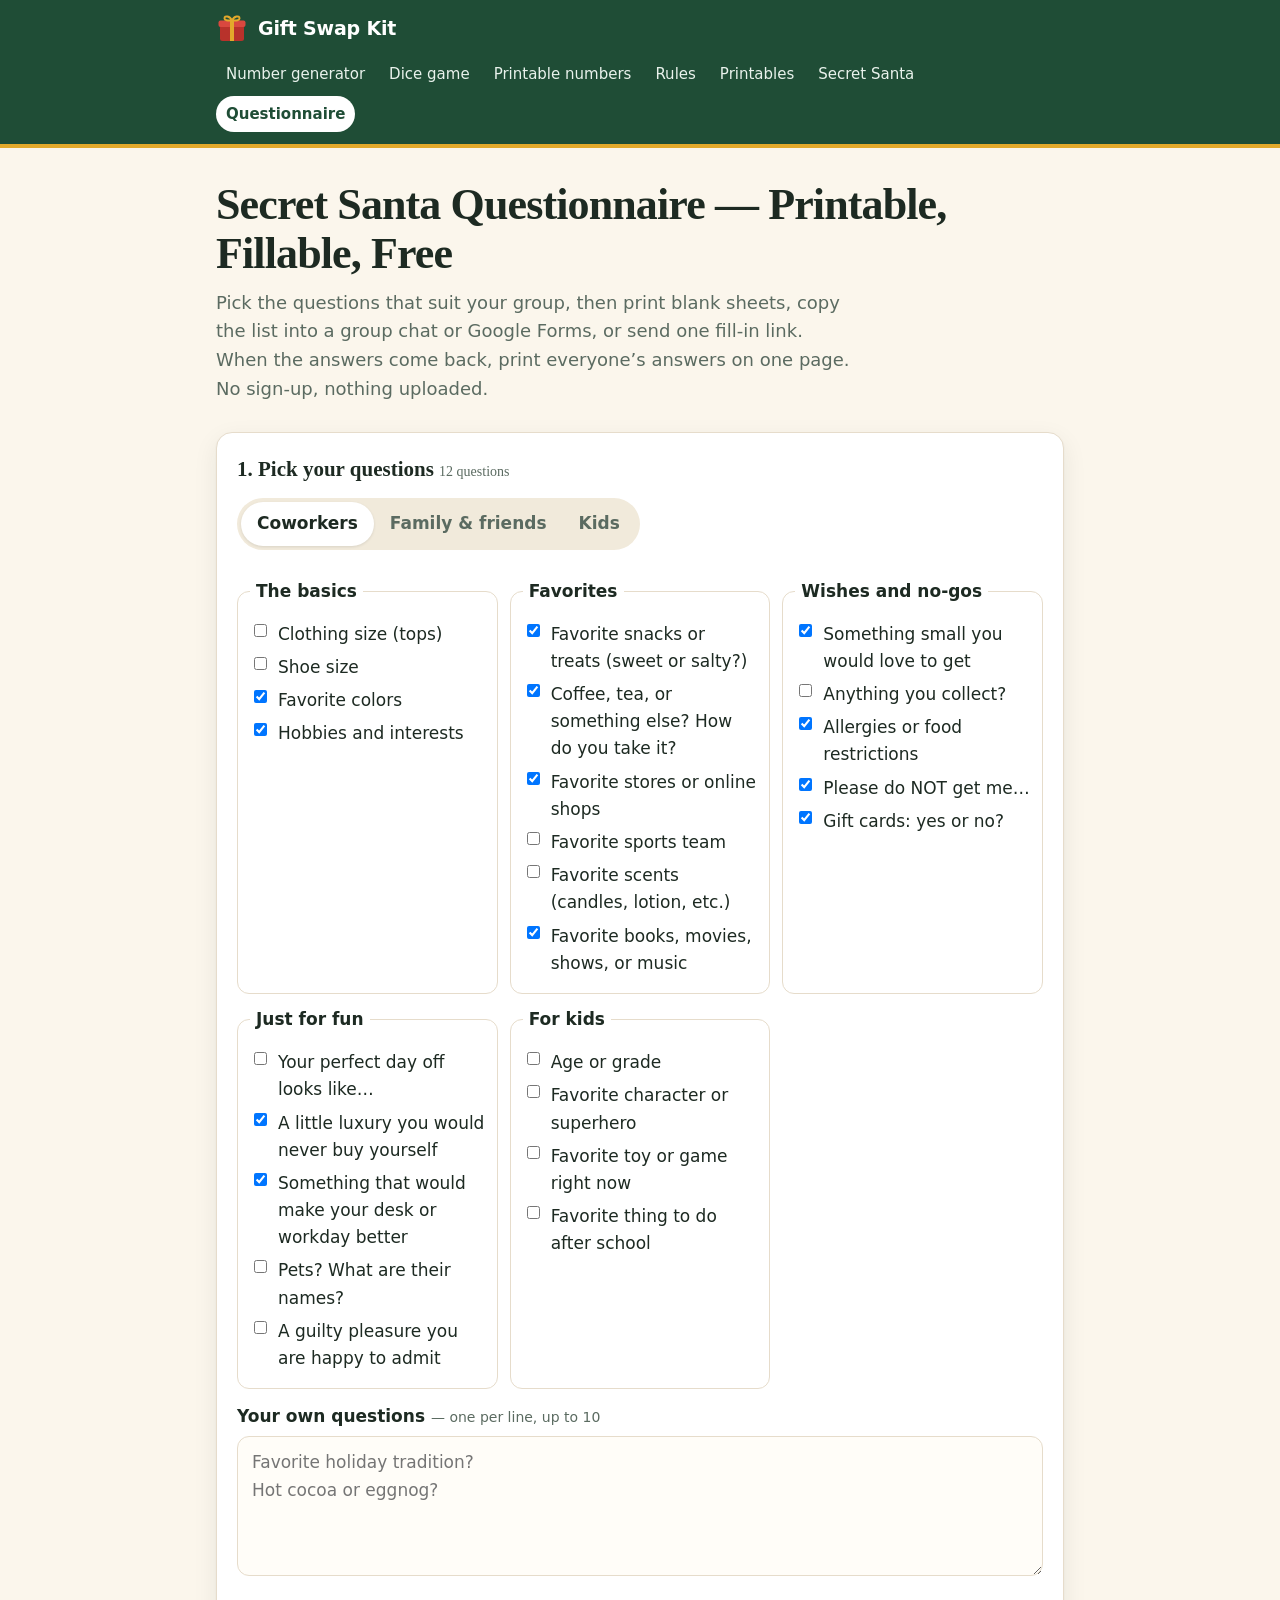
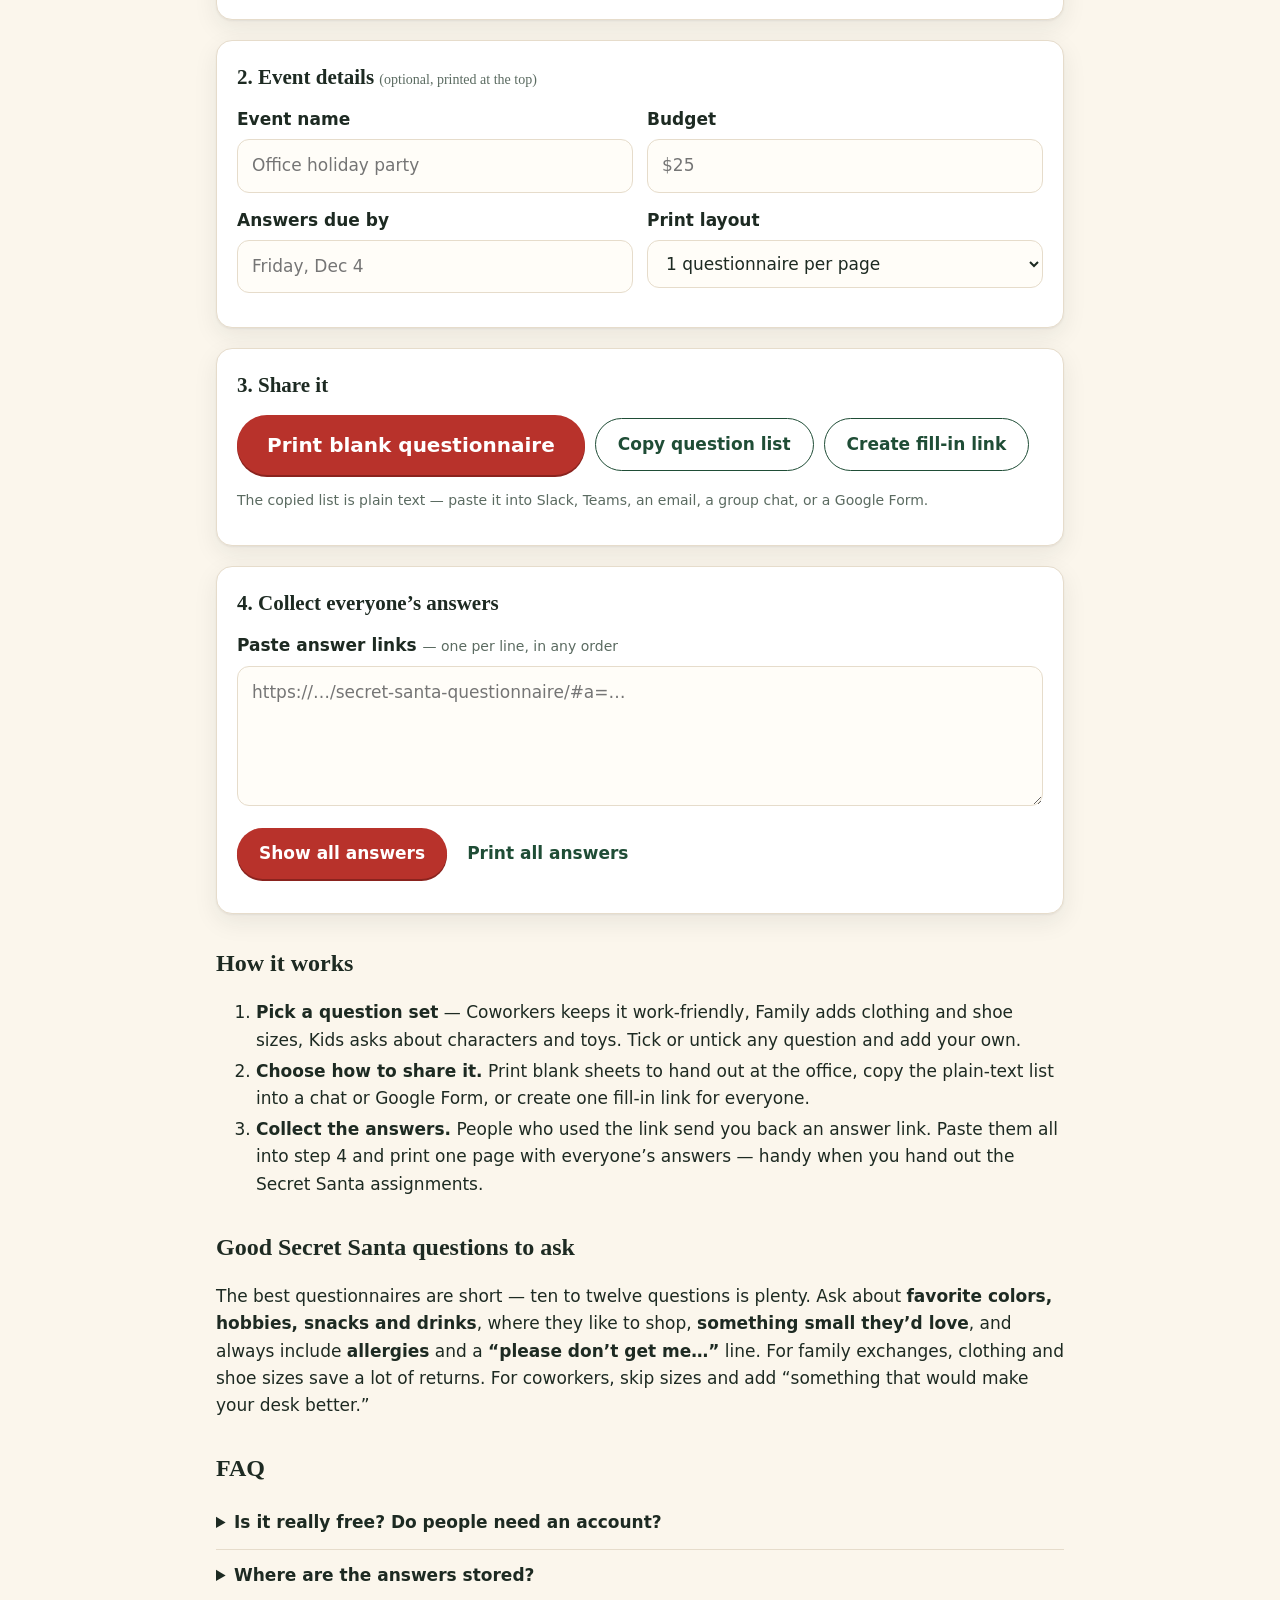
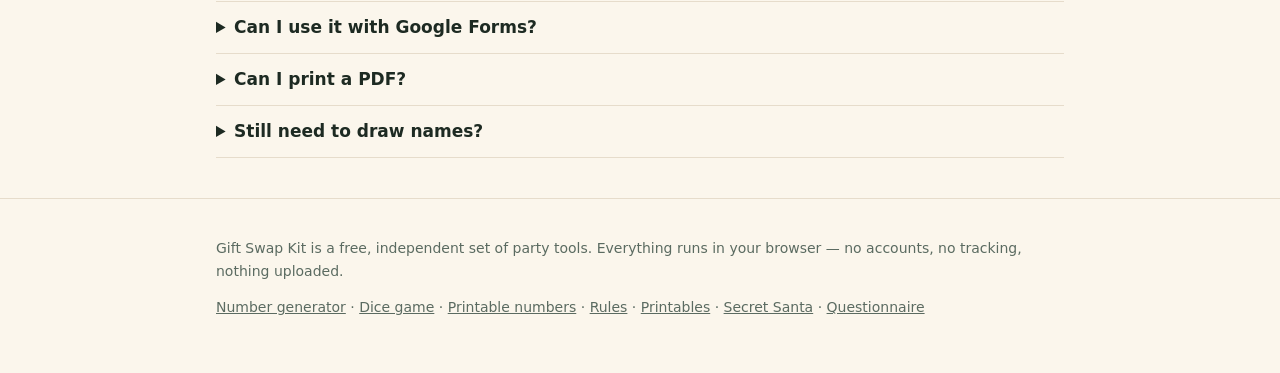
<file: secret-santa-questionnaire/index.html>
<!doctype html>
<html lang="en">
<head>
<meta charset="utf-8">
<meta name="viewport" content="width=device-width, initial-scale=1">
<title>Secret Santa Questionnaire – Free Printable &amp; Fillable, No Sign-Up | Gift Swap Kit</title>
<meta name="description" content="Free Secret Santa questionnaire maker. Pick questions for coworkers, family or kids, then print blank sheets, copy the list into Google Forms or a group chat, or send a fill-in link. Collect everyone's answers on one printable page. No sign-up.">
<link rel="canonical" href="https://wzm17703977-gif.github.io/white-elephant/secret-santa-questionnaire/">
<link rel="icon" href="../assets/favicon.svg" type="image/svg+xml">
<meta name="theme-color" content="#1f4d36">
<meta property="og:title" content="Secret Santa Questionnaire — Printable and Fillable">
<meta property="og:description" content="Pick questions, print blank sheets or send a fill-in link, then print everyone's answers on one page. Free, no sign-up.">
<meta property="og:type" content="website">
<meta property="og:url" content="https://wzm17703977-gif.github.io/white-elephant/secret-santa-questionnaire/">
<link rel="stylesheet" href="../assets/style.css">
<script type="application/ld+json">
{"@context":"https://schema.org","@graph":[
{"@type":"WebApplication","name":"Secret Santa Questionnaire Maker","url":"https://wzm17703977-gif.github.io/white-elephant/secret-santa-questionnaire/","applicationCategory":"UtilitiesApplication","operatingSystem":"Any","offers":{"@type":"Offer","price":"0","priceCurrency":"USD"}},
{"@type":"FAQPage","mainEntity":[
{"@type":"Question","name":"What should a Secret Santa questionnaire ask?","acceptedAnswer":{"@type":"Answer","text":"Keep it short: favorite colors, hobbies, snacks, drinks, favorite stores, something small they would love, allergies, and anything they do not want. For family exchanges add clothing and shoe sizes; for kids ask about favorite characters and toys."}},
{"@type":"Question","name":"How do I collect Secret Santa answers without Google Forms?","acceptedAnswer":{"@type":"Answer","text":"Create a fill-in link here and send it to your group. Each person fills it out and sends back their answer link. Paste all the answer links into the collect box and print everyone's answers on one page. No accounts and no spreadsheet."}}]}
]}
</script>
</head>
<body>
<header class="site-head">
  <div class="wrap">
    <a class="brand" href="../"><img src="../assets/favicon.svg" alt="" width="32" height="32"> Gift Swap Kit</a>
    <nav class="nav" aria-label="Tools">
      <a href="../">Number generator</a>
      <a href="../dice/">Dice game</a>
      <a href="../printable-numbers/">Printable numbers</a>
      <a href="../rules/">Rules</a>
      <a href="../printables/">Printables</a>
      <a href="../secret-santa/">Secret Santa</a>
      <a href="./" aria-current="page">Questionnaire</a>
    </nav>
  </div>
</header>

<main class="wrap">
  <section class="hero">
    <h1>Secret Santa Questionnaire — Printable, Fillable, Free</h1>
    <p class="lead">Pick the questions that suit your group, then print blank sheets, copy the list into a group chat or Google Forms, or send one fill-in link. When the answers come back, print everyone’s answers on one page. No sign-up, nothing uploaded.</p>
  </section>

  <!-- Organizer: shown when the page has no #q= or #a= link -->
  <div id="organizer" hidden>
    <section class="card">
      <h2>1. Pick your questions <span class="hint" id="count"></span></h2>
      <div class="tabs" role="tablist" aria-label="Question sets">
        <button type="button" role="tab" data-preset="work">Coworkers</button>
        <button type="button" role="tab" data-preset="family">Family &amp; friends</button>
        <button type="button" role="tab" data-preset="kids">Kids</button>
      </div>
      <div id="bank" class="bank"></div>
      <div class="field">
        <label for="custom">Your own questions <span class="hint">— one per line, up to 10</span></label>
        <textarea id="custom" placeholder="Favorite holiday tradition?&#10;Hot cocoa or eggnog?"></textarea>
      </div>
    </section>

    <section class="card">
      <h2>2. Event details <span class="hint">(optional, printed at the top)</span></h2>
      <div class="row">
        <div class="field"><label for="ev">Event name</label><input id="ev" type="text" maxlength="60" placeholder="Office holiday party"></div>
        <div class="field"><label for="bud">Budget</label><input id="bud" type="text" maxlength="20" placeholder="$25"></div>
      </div>
      <div class="row">
        <div class="field"><label for="due">Answers due by</label><input id="due" type="text" maxlength="30" placeholder="Friday, Dec 4"></div>
        <div class="field"><label for="per-page">Print layout</label>
          <select id="per-page"><option value="1">1 questionnaire per page</option><option value="2">2 per page (cut in half)</option></select>
        </div>
      </div>
    </section>

    <section class="card">
      <h2>3. Share it</h2>
      <div class="actions">
        <button class="btn big" id="do-print" type="button">Print blank questionnaire</button>
        <button class="btn secondary" id="do-copy" type="button">Copy question list</button>
        <button class="btn secondary" id="do-link" type="button">Create fill-in link</button>
      </div>
      <p class="hint">The copied list is plain text — paste it into Slack, Teams, an email, a group chat, or a Google Form.</p>
      <div id="link-box" hidden>
        <div class="field"><label for="fill-link">Send this link to everyone</label><input id="fill-link" type="text" readonly></div>
        <div class="actions">
          <button class="btn" id="copy-link" type="button">Copy link</button>
          <button class="btn ghost" id="share-link" type="button">Share…</button>
        </div>
        <p class="notice">Each person fills it out on their phone and gets an <em>answer link</em> to send back to you. Paste those links in step 4.</p>
      </div>
    </section>

    <section class="card">
      <h2>4. Collect everyone’s answers</h2>
      <div class="field">
        <label for="answers-in">Paste answer links <span class="hint">— one per line, in any order</span></label>
        <textarea id="answers-in" rows="4" placeholder="https://…/secret-santa-questionnaire/#a=…"></textarea>
      </div>
      <div class="actions">
        <button class="btn" id="compile" type="button">Show all answers</button>
        <button class="btn ghost" id="print-book" type="button" hidden>Print all answers</button>
      </div>
      <p class="hint" id="compile-msg" aria-live="polite"></p>
    </section>
  </div>

  <!-- Participant: opened from a #q= link -->
  <section class="card" id="fill" hidden>
    <h2 id="fill-title">Secret Santa questionnaire</h2>
    <p class="hint" id="fill-meta"></p>
    <div id="fill-form"></div>
    <div class="actions"><button class="btn big" id="finish" type="button">Done — get my answer link</button></div>
    <p class="hint">Your answers stay on this device until you send them. Nothing is uploaded.</p>
  </section>
  <section class="card" id="done" hidden>
    <h2>Send this link back to your organizer</h2>
    <div class="field"><label for="answer-link">Your answer link</label><input id="answer-link" type="text" readonly></div>
    <div class="actions">
      <button class="btn" id="copy-answer" type="button">Copy answer link</button>
      <button class="btn ghost" id="share-answer" type="button">Share…</button>
      <button class="btn ghost" id="copy-text" type="button">Copy as text</button>
      <button class="btn ghost" id="print-answer" type="button">Print</button>
    </div>
    <div id="answer-preview"></div>
  </section>

  <!-- Anyone: opened from a #a= link -->
  <section class="card" id="view" hidden>
    <h2>Secret Santa answers</h2>
    <div id="view-card"></div>
    <div class="actions">
      <button class="btn" id="view-print" type="button">Print</button>
      <a class="btn ghost" href="./">Make your own questionnaire</a>
    </div>
  </section>

  <!-- Print target, filled by the script -->
  <section class="card" id="sheet" hidden></section>

  <section class="prose no-print">
    <h2>How it works</h2>
    <ol>
      <li><strong>Pick a question set</strong> — Coworkers keeps it work-friendly, Family adds clothing and shoe sizes, Kids asks about characters and toys. Tick or untick any question and add your own.</li>
      <li><strong>Choose how to share it.</strong> Print blank sheets to hand out at the office, copy the plain-text list into a chat or Google Form, or create one fill-in link for everyone.</li>
      <li><strong>Collect the answers.</strong> People who used the link send you back an answer link. Paste them all into step 4 and print one page with everyone’s answers — handy when you hand out the Secret Santa assignments.</li>
    </ol>

    <h2>Good Secret Santa questions to ask</h2>
    <p>The best questionnaires are short — ten to twelve questions is plenty. Ask about <strong>favorite colors, hobbies, snacks and drinks</strong>, where they like to shop, <strong>something small they’d love</strong>, and always include <strong>allergies</strong> and a <strong>“please don’t get me…”</strong> line. For family exchanges, clothing and shoe sizes save a lot of returns. For coworkers, skip sizes and add “something that would make your desk better.”</p>

    <h2>FAQ</h2>
    <div class="faq">
      <details><summary>Is it really free? Do people need an account?</summary><p>Yes, it’s free, and nobody signs up — not you, not your group. Everything runs in your browser.</p></details>
      <details><summary>Where are the answers stored?</summary><p>Nowhere on a server. The questions travel inside the fill-in link, and each person’s answers travel inside their answer link. The links are encoded, not encrypted, so anyone who has a link can read it — only share answer links with your organizer.</p></details>
      <details><summary>Can I use it with Google Forms?</summary><p>Yes. Tap <em>Copy question list</em> and paste it into a new Google Form, one question per line. Or skip the form entirely and use the fill-in link.</p></details>
      <details><summary>Can I print a PDF?</summary><p>Tap <em>Print blank questionnaire</em> and choose “Save as PDF” in the print dialog. Use “2 per page” to save paper.</p></details>
      <details><summary>Still need to draw names?</summary><p>Use the <a href="../secret-santa/">Secret Santa generator</a> — no email needed, with exclusions for couples. Playing white elephant instead? Read the <a href="../rules/">rules</a> or try the <a href="../dice/">dice game</a>.</p></details>
    </div>
  </section>
</main>

<footer class="site-foot">
  <div class="wrap">
    <p>Gift Swap Kit is a free, independent set of party tools. Everything runs in your browser — no accounts, no tracking, nothing uploaded.</p>
    <p><a href="../">Number generator</a> · <a href="../dice/">Dice game</a> · <a href="../printable-numbers/">Printable numbers</a> · <a href="../rules/">Rules</a> · <a href="../printables/">Printables</a> · <a href="../secret-santa/">Secret Santa</a> · <a href="./">Questionnaire</a></p>
  </div>
</footer>
<script src="../assets/app.js"></script>
<script src="../assets/questionnaire.js"></script>
</body>
</html>
</file>
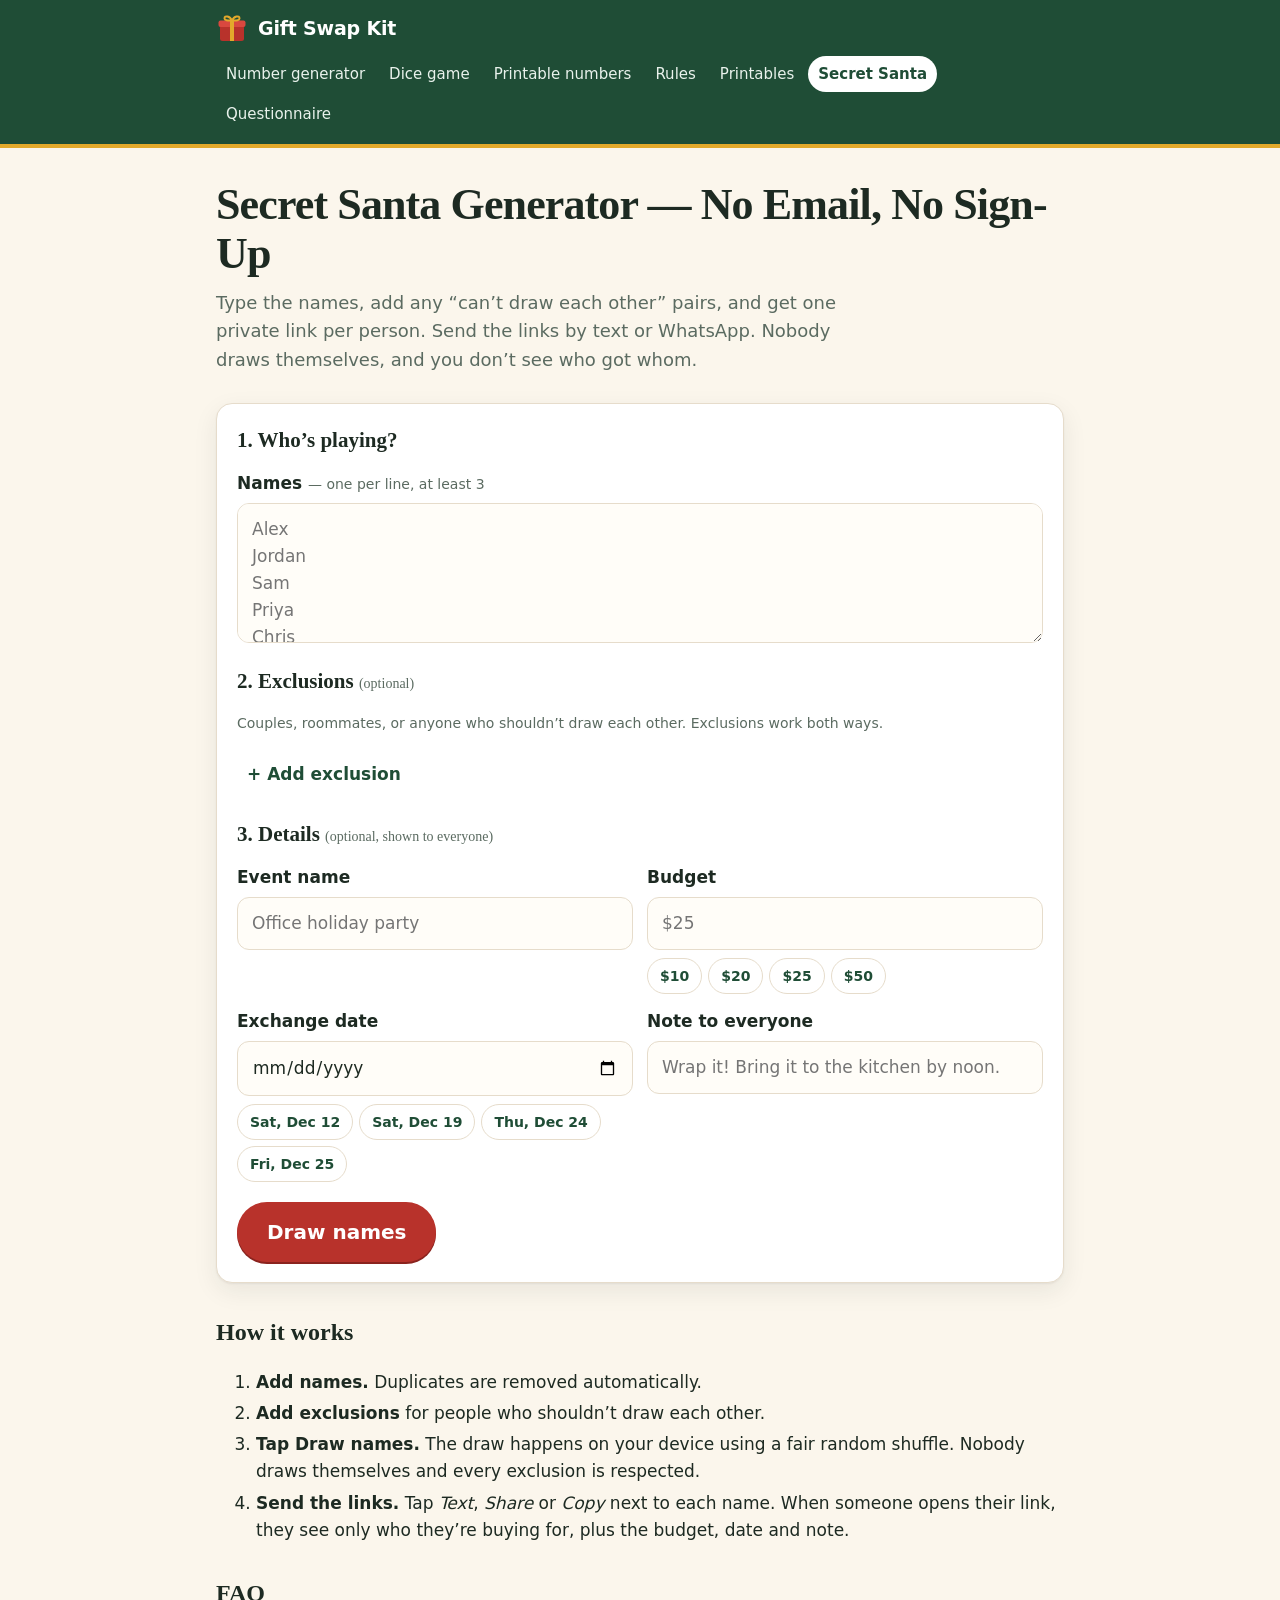
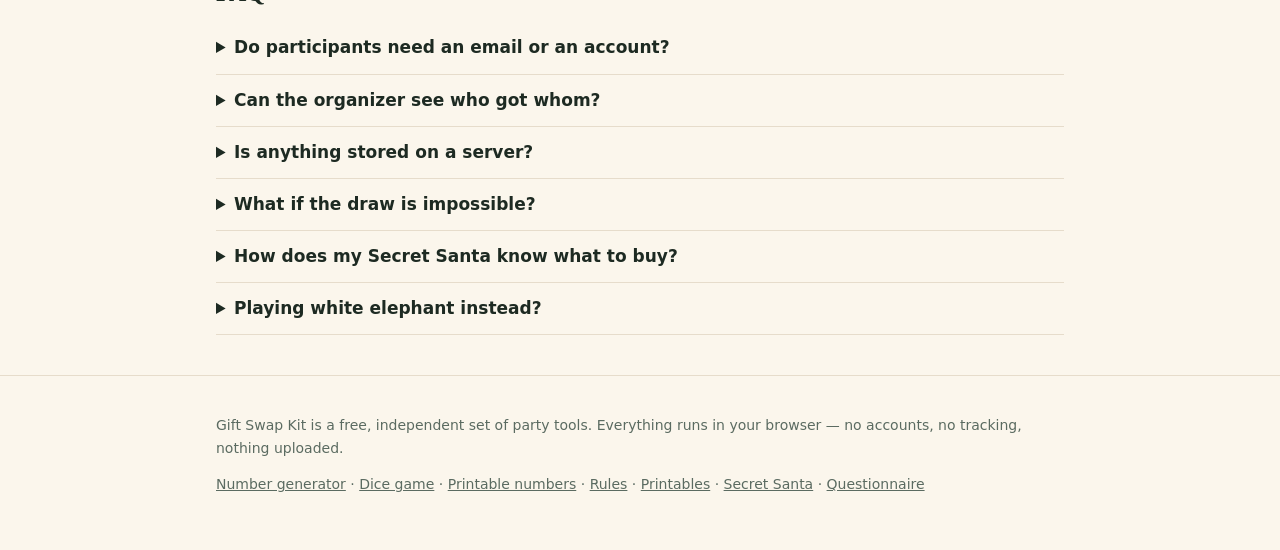
<file: secret-santa/index.html>
<!doctype html>
<html lang="en">
<head>
<meta charset="utf-8">
<meta name="viewport" content="width=device-width, initial-scale=1">
<title>Secret Santa Generator – No Email, No Sign-Up, With Exclusions | Gift Swap Kit</title>
<meta name="description" content="Free Secret Santa generator with no email and no sign-up. Add names and exclusions, then send each person a private link by text or WhatsApp. Nobody draws themselves.">
<link rel="canonical" href="https://wzm17703977-gif.github.io/white-elephant/secret-santa/">
<link rel="icon" href="../assets/favicon.svg" type="image/svg+xml">
<meta name="theme-color" content="#1f4d36">
<meta property="og:title" content="Secret Santa Generator — No Email Needed">
<meta property="og:description" content="Draw names with exclusions and send private links by text. Free, no sign-up.">
<meta property="og:type" content="website">
<meta property="og:url" content="https://wzm17703977-gif.github.io/white-elephant/secret-santa/">
<link rel="stylesheet" href="../assets/style.css">
<script type="application/ld+json">
{"@context":"https://schema.org","@graph":[
{"@type":"WebApplication","name":"Secret Santa Generator (No Email)","url":"https://wzm17703977-gif.github.io/white-elephant/secret-santa/","applicationCategory":"UtilitiesApplication","operatingSystem":"Any","offers":{"@type":"Offer","price":"0","priceCurrency":"USD"}},
{"@type":"FAQPage","mainEntity":[
{"@type":"Question","name":"How do I do Secret Santa without email?","acceptedAnswer":{"@type":"Answer","text":"Enter everyone's names, tap Draw names, and the generator gives you one private link per person. Send each link by text message, WhatsApp or any chat app. Opening the link shows only that person's match."}},
{"@type":"Question","name":"Can I stop couples from drawing each other?","acceptedAnswer":{"@type":"Answer","text":"Yes. Add an exclusion for each pair that should not draw each other, such as partners or roommates. The draw respects every exclusion and nobody draws themselves."}}]}
]}
</script>
</head>
<body>
<header class="site-head">
  <div class="wrap">
    <a class="brand" href="../"><img src="../assets/favicon.svg" alt="" width="32" height="32"> Gift Swap Kit</a>
    <nav class="nav" aria-label="Tools">
      <a href="../">Number generator</a>
      <a href="../dice/">Dice game</a>
      <a href="../printable-numbers/">Printable numbers</a>
      <a href="../rules/">Rules</a>
      <a href="../printables/">Printables</a>
      <a href="./" aria-current="page">Secret Santa</a>
      <a href="../secret-santa-questionnaire/">Questionnaire</a>
    </nav>
  </div>
</header>

<main class="wrap">
  <section class="hero">
    <h1>Secret Santa Generator — No Email, No Sign-Up</h1>
    <p class="lead">Type the names, add any “can’t draw each other” pairs, and get one private link per person. Send the links by text or WhatsApp. Nobody draws themselves, and you don’t see who got whom.</p>
  </section>

  <section class="card" id="setup">
    <h2>1. Who’s playing?</h2>
    <div class="field">
      <label for="names">Names <span class="hint">— one per line, at least 3</span></label>
      <textarea id="names" placeholder="Alex&#10;Jordan&#10;Sam&#10;Priya&#10;Chris&#10;Taylor"></textarea>
    </div>

    <h2>2. Exclusions <span class="hint">(optional)</span></h2>
    <p class="hint">Couples, roommates, or anyone who shouldn’t draw each other. Exclusions work both ways.</p>
    <div id="excl"></div>
    <button class="btn ghost" id="add-excl" type="button">+ Add exclusion</button>

    <h2 style="margin-top:18px">3. Details <span class="hint">(optional, shown to everyone)</span></h2>
    <div class="row">
      <div class="field">
        <label for="event">Event name</label>
        <input id="event" type="text" maxlength="60" placeholder="Office holiday party">
      </div>
      <div class="field">
        <label for="budget">Budget</label>
        <input id="budget" type="text" maxlength="20" placeholder="$25">
        <div class="quick" data-for="budget" aria-label="Pick a budget"><button type="button">$10</button><button type="button">$20</button><button type="button">$25</button><button type="button">$50</button></div>
      </div>
    </div>
    <div class="row">
      <div class="field">
        <label for="date">Exchange date</label>
        <input id="date" type="date">
        <div class="quick" data-for="date" id="date-quick" aria-label="Pick a date"></div>
      </div>
      <div class="field">
        <label for="note">Note to everyone</label>
        <input id="note" type="text" maxlength="140" placeholder="Wrap it! Bring it to the kitchen by noon.">
      </div>
    </div>
    <div class="actions">
      <button class="btn big" id="draw" type="button">Draw names</button>
    </div>
    <div id="msg" aria-live="polite"></div>
  </section>

  <section class="card" id="out" hidden>
    <h2>4. Send each person their private link</h2>
    <p class="notice">Send each link only to the person named next to it. Don’t open the links yourself if you’re playing — they reveal the match. Your draw is saved in this browser, so you can come back and copy links again.</p>
    <ul class="links" id="links"></ul>
    <div class="actions">
      <button class="btn ghost" id="copy-all" type="button">Copy all links</button>
      <button class="btn ghost" id="redraw" type="button">Redraw</button>
      <button class="btn ghost" id="clear" type="button">Start over</button>
    </div>
  </section>

  <section class="prose">
    <h2>How it works</h2>
    <ol>
      <li><strong>Add names.</strong> Duplicates are removed automatically.</li>
      <li><strong>Add exclusions</strong> for people who shouldn’t draw each other.</li>
      <li><strong>Tap Draw names.</strong> The draw happens on your device using a fair random shuffle. Nobody draws themselves and every exclusion is respected.</li>
      <li><strong>Send the links.</strong> Tap <em>Text</em>, <em>Share</em> or <em>Copy</em> next to each name. When someone opens their link, they see only who they’re buying for, plus the budget, date and note.</li>
    </ol>

    <h2>FAQ</h2>
    <div class="faq">
      <details><summary>Do participants need an email or an account?</summary><p>No. Nobody signs up — not you, not them. Each person just opens a link.</p></details>
      <details><summary>Can the organizer see who got whom?</summary><p>The pairs are never shown on screen; you only see each giver’s name and their link. The links are scrambled but not encrypted, so a determined, tech-savvy organizer could decode them. If that matters for your group, ask someone who isn’t playing to run the draw.</p></details>
      <details><summary>Is anything stored on a server?</summary><p>No. The names and the draw stay in your browser, and the match travels inside each person’s link. There’s no database to leak.</p></details>
      <details><summary>What if the draw is impossible?</summary><p>With too many exclusions some groups can’t be matched (for example, three people who all exclude each other). The generator tells you, and you can remove an exclusion and try again.</p></details>
      <details><summary>How does my Secret Santa know what to buy?</summary><p>Send everyone a <a href="../secret-santa-questionnaire/">Secret Santa questionnaire</a> first — favorite colors, snacks, sizes, and what to avoid. It prints, copies into a group chat, or works as a fill-in link.</p></details>
      <details><summary>Playing white elephant instead?</summary><p>Use the <a href="../">white elephant number generator</a> for turn order, or the <a href="../dice/">dice game</a> for a faster, sillier version.</p></details>
    </div>
  </section>
</main>

<footer class="site-foot">
  <div class="wrap">
    <p>Gift Swap Kit is a free, independent set of party tools. Everything runs in your browser — no accounts, no tracking, nothing uploaded.</p>
    <p><a href="../">Number generator</a> · <a href="../dice/">Dice game</a> · <a href="../printable-numbers/">Printable numbers</a> · <a href="../rules/">Rules</a> · <a href="../printables/">Printables</a> · <a href="./">Secret Santa</a> · <a href="../secret-santa-questionnaire/">Questionnaire</a></p>
  </div>
</footer>
<script src="../assets/app.js"></script>
<script src="../assets/santa.js"></script>
</body>
</html>
</file>
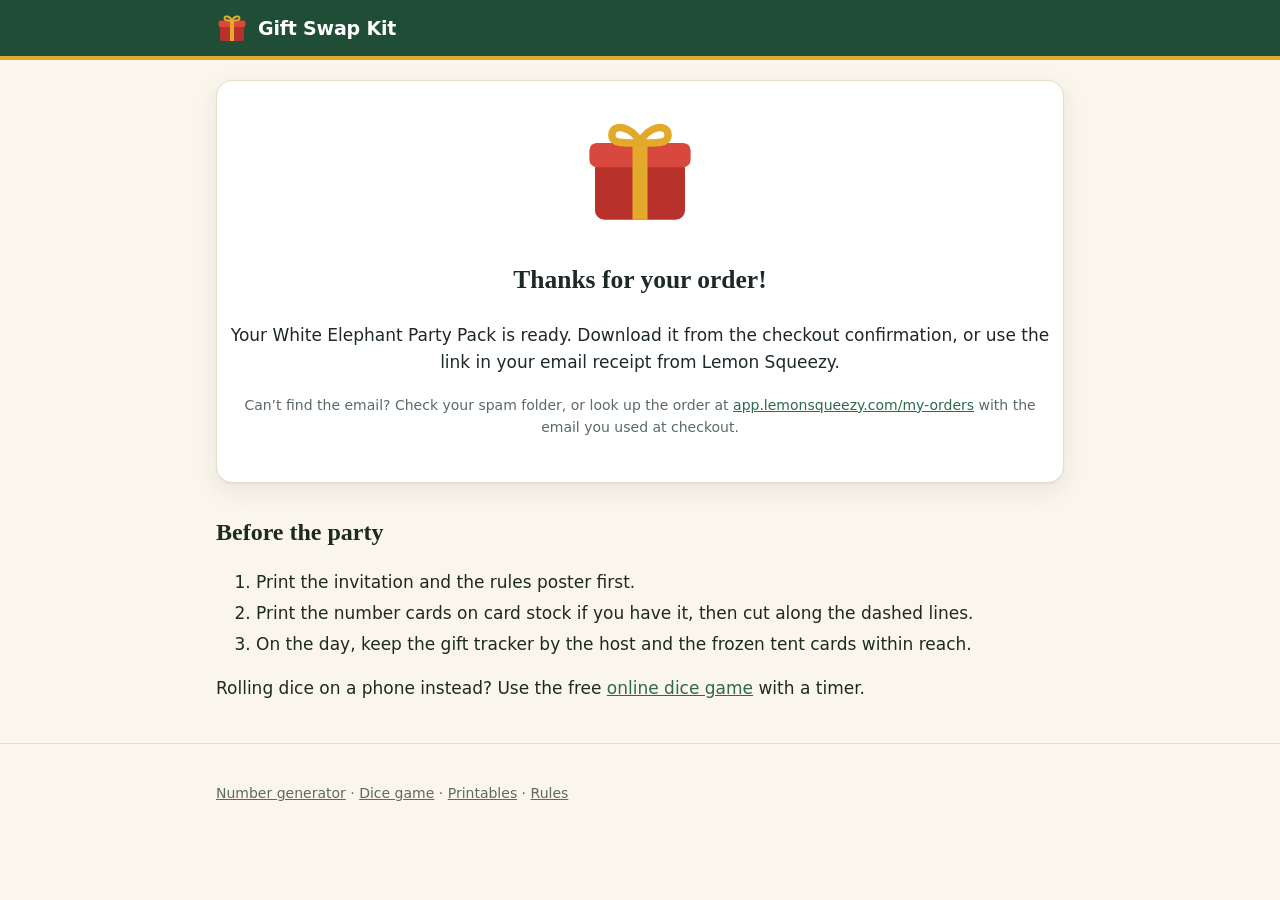
<file: party-pack/thanks/index.html>
<!doctype html>
<html lang="en">
<head>
<meta charset="utf-8">
<meta name="viewport" content="width=device-width, initial-scale=1">
<title>Thanks for your order | Gift Swap Kit</title>
<meta name="robots" content="noindex">
<link rel="icon" href="../../assets/favicon.svg" type="image/svg+xml">
<meta name="theme-color" content="#1f4d36">
<link rel="stylesheet" href="../../assets/style.css">
</head>
<body>
<header class="site-head">
  <div class="wrap">
    <a class="brand" href="../../"><img src="../../assets/favicon.svg" alt="" width="32" height="32"> Gift Swap Kit</a>
  </div>
</header>

<main class="wrap">
  <section class="card reveal-box">
    <img class="gift-svg" src="../../assets/favicon.svg" alt="">
    <h1>Thanks for your order!</h1>
    <p>Your White Elephant Party Pack is ready. Download it from the checkout confirmation, or use the link in your email receipt from Lemon Squeezy.</p>
    <p class="hint">Can’t find the email? Check your spam folder, or look up the order at <a href="https://app.lemonsqueezy.com/my-orders" rel="noopener">app.lemonsqueezy.com/my-orders</a> with the email you used at checkout.</p>
  </section>

  <section class="prose">
    <h2>Before the party</h2>
    <ol>
      <li>Print the invitation and the rules poster first.</li>
      <li>Print the number cards on card stock if you have it, then cut along the dashed lines.</li>
      <li>On the day, keep the gift tracker by the host and the frozen tent cards within reach.</li>
    </ol>
    <p>Rolling dice on a phone instead? Use the free <a href="../../dice/">online dice game</a> with a timer.</p>
  </section>
</main>

<footer class="site-foot">
  <div class="wrap">
    <p><a href="../../">Number generator</a> · <a href="../../dice/">Dice game</a> · <a href="../../printables/">Printables</a> · <a href="../../rules/">Rules</a></p>
  </div>
</footer>
</body>
</html>
</file>
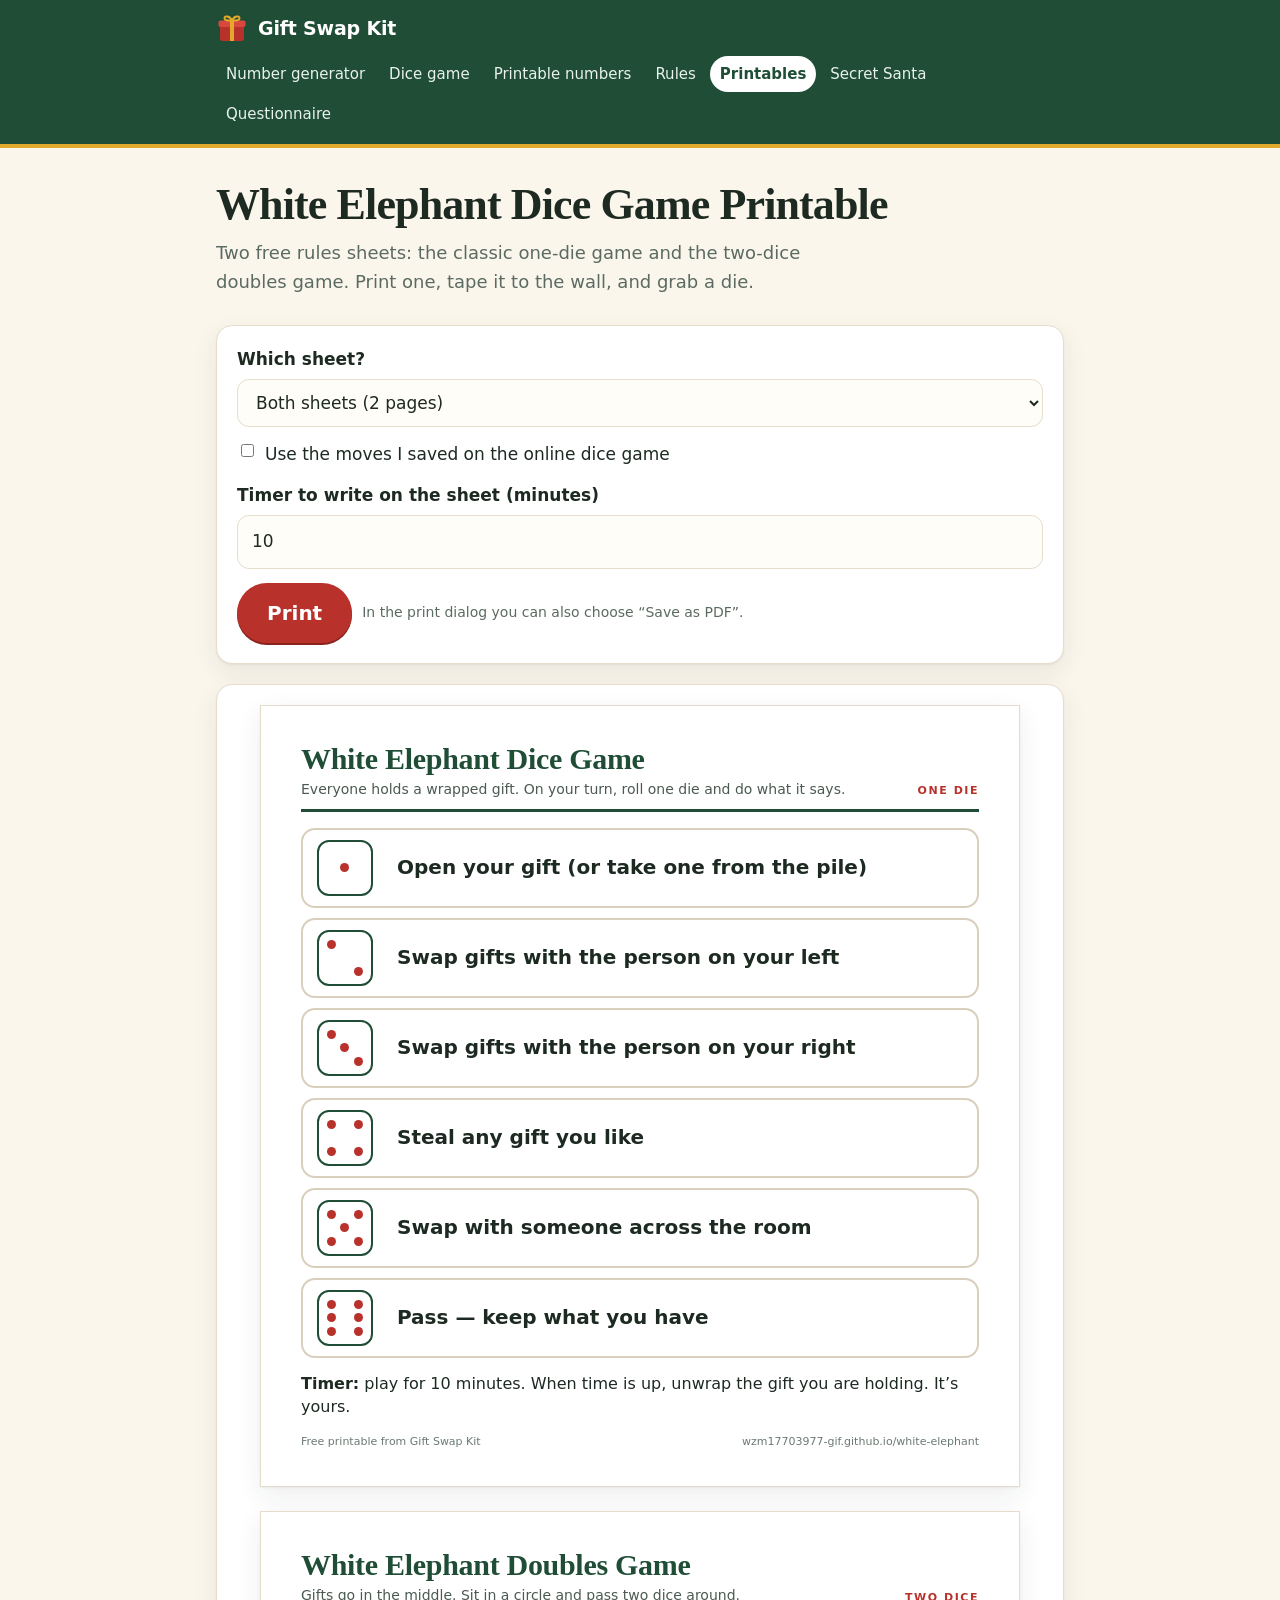
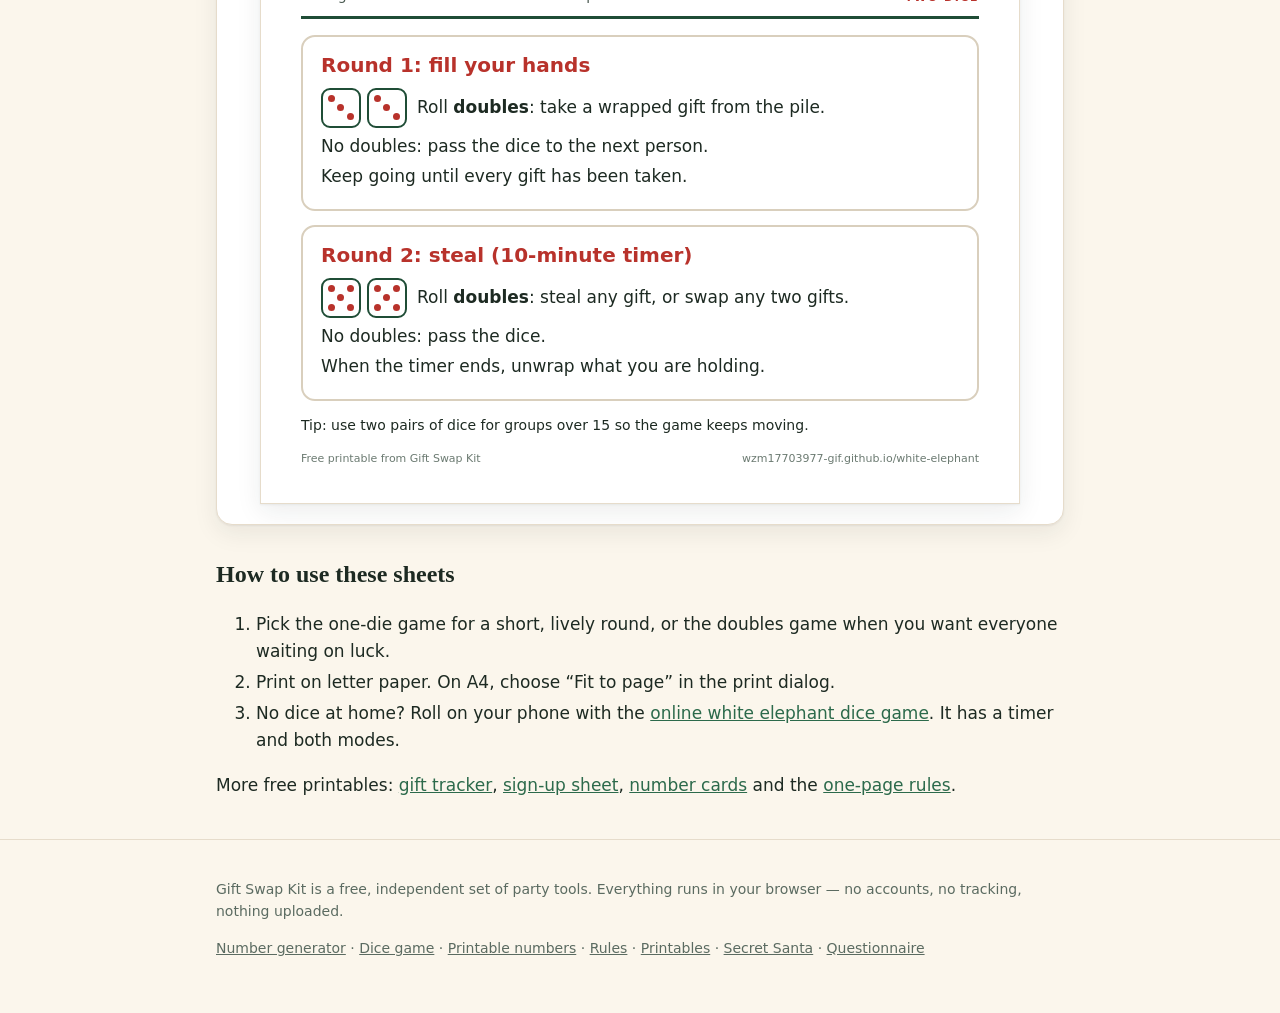
<file: printables/dice-game/index.html>
<!doctype html>
<html lang="en">
<head>
<meta charset="utf-8">
<meta name="viewport" content="width=device-width, initial-scale=1">
<title>White Elephant Dice Game Printable – Free 1-Die and 2-Dice Rules Sheet | Gift Swap Kit</title>
<meta name="description" content="Free printable white elephant dice game rules. Print the one-die sheet (open, swap, steal, pass) or the two-dice doubles version. Use your own house rules, then print or save as PDF.">
<link rel="canonical" href="https://wzm17703977-gif.github.io/white-elephant/printables/dice-game/">
<link rel="icon" href="../../assets/favicon.svg" type="image/svg+xml">
<meta name="theme-color" content="#1f4d36">
<meta property="og:title" content="White Elephant Dice Game Printable">
<meta property="og:description" content="Free one-die and two-dice (doubles) rules sheets for your gift exchange.">
<meta property="og:type" content="website">
<meta property="og:url" content="https://wzm17703977-gif.github.io/white-elephant/printables/dice-game/">
<link rel="stylesheet" href="../../assets/style.css">
<style>@page { size: letter; margin: 0.5in; }</style>
<script type="application/ld+json">
{"@context":"https://schema.org","@type":"FAQPage","mainEntity":[
{"@type":"Question","name":"What are the rules for the white elephant dice game?","acceptedAnswer":{"@type":"Answer","text":"Everyone holds a wrapped gift and takes turns rolling one die. A common set of moves is: 1 open your gift, 2 swap left, 3 swap right, 4 steal any gift, 5 swap across the room, 6 pass. A timer ends the game and everyone keeps what they hold."}},
{"@type":"Question","name":"How do you play the white elephant game with two dice?","acceptedAnswer":{"@type":"Answer","text":"Put the gifts in the middle and pass two dice around the circle. Roll doubles and you take a gift from the pile. Once the pile is empty, start a timer: doubles now let you steal any gift. When time is up, unwrap what you hold."}}
]}
</script>
</head>
<body>
<header class="site-head">
  <div class="wrap">
    <a class="brand" href="../../"><img src="../../assets/favicon.svg" alt="" width="32" height="32"> Gift Swap Kit</a>
    <nav class="nav" aria-label="Tools">
      <a href="../../">Number generator</a>
      <a href="../../dice/">Dice game</a>
      <a href="../../printable-numbers/">Printable numbers</a>
      <a href="../../rules/">Rules</a>
      <a href="../" aria-current="page">Printables</a>
      <a href="../../secret-santa/">Secret Santa</a>
      <a href="../../secret-santa-questionnaire/">Questionnaire</a>
    </nav>
  </div>
</header>

<main class="wrap">
  <section class="hero">
    <h1>White Elephant Dice Game Printable</h1>
    <p class="lead">Two free rules sheets: the classic one-die game and the two-dice doubles game. Print one, tape it to the wall, and grab a die.</p>
  </section>

  <section class="card no-print">
    <div class="field">
      <label for="which">Which sheet?</label>
      <select id="which">
        <option value="both">Both sheets (2 pages)</option>
        <option value="one">One die: open, swap, steal, pass</option>
        <option value="two">Two dice: doubles game</option>
      </select>
    </div>
    <div class="field">
      <label class="q-item" for="mine"><input type="checkbox" id="mine"> Use the moves I saved on the online dice game</label>
    </div>
    <div class="field">
      <label for="minutes">Timer to write on the sheet (minutes)</label>
      <input id="minutes" type="number" inputmode="numeric" min="1" max="60" value="10">
    </div>
    <div class="actions">
      <button class="btn big" id="print" type="button">Print</button>
      <span class="hint">In the print dialog you can also choose “Save as PDF”.</span>
    </div>
  </section>

  <section class="card print-me sheet-wrap" aria-label="Printable sheets">
    <article class="sheet" id="sheet-one">
      <div class="s-head"><div><h2>White Elephant Dice Game</h2><p class="s-sub">Everyone holds a wrapped gift. On your turn, roll one die and do what it says.</p></div><span class="s-tag">One die</span></div>
      <ol class="moves-list" id="moves"></ol>
      <p class="s-note" style="font-size:16px"><strong>Timer:</strong> play for <span id="min-one">10</span> minutes. When time is up, unwrap the gift you are holding. It’s yours.</p>
      <div class="s-foot"><span>Free printable from Gift Swap Kit</span><span>wzm17703977-gif.github.io/white-elephant</span></div>
    </article>
    <article class="sheet" id="sheet-two">
      <div class="s-head"><div><h2>White Elephant Doubles Game</h2><p class="s-sub">Gifts go in the middle. Sit in a circle and pass two dice around.</p></div><span class="s-tag">Two dice</span></div>
      <div class="round">
        <h3>Round 1: fill your hands</h3>
        <p><span class="pair" id="pair1"></span>Roll <strong>doubles</strong>: take a wrapped gift from the pile.</p>
        <p>No doubles: pass the dice to the next person.</p>
        <p>Keep going until every gift has been taken.</p>
      </div>
      <div class="round">
        <h3>Round 2: steal (<span id="min-two">10</span>-minute timer)</h3>
        <p><span class="pair" id="pair2"></span>Roll <strong>doubles</strong>: steal any gift, or swap any two gifts.</p>
        <p>No doubles: pass the dice.</p>
        <p>When the timer ends, unwrap what you are holding.</p>
      </div>
      <p class="s-note">Tip: use two pairs of dice for groups over 15 so the game keeps moving.</p>
      <div class="s-foot"><span>Free printable from Gift Swap Kit</span><span>wzm17703977-gif.github.io/white-elephant</span></div>
    </article>
  </section>

  <section class="prose no-print">
    <h2>How to use these sheets</h2>
    <ol>
      <li>Pick the one-die game for a short, lively round, or the doubles game when you want everyone waiting on luck.</li>
      <li>Print on letter paper. On A4, choose “Fit to page” in the print dialog.</li>
      <li>No dice at home? Roll on your phone with the <a href="../../dice/">online white elephant dice game</a>. It has a timer and both modes.</li>
    </ol>
    <p>More free printables: <a href="../gift-tracker/">gift tracker</a>, <a href="../sign-up-sheet/">sign-up sheet</a>, <a href="../../printable-numbers/">number cards</a> and the <a href="../../rules/">one-page rules</a>.</p>
  </section>
</main>

<footer class="site-foot">
  <div class="wrap">
    <p>Gift Swap Kit is a free, independent set of party tools. Everything runs in your browser — no accounts, no tracking, nothing uploaded.</p>
    <p><a href="../../">Number generator</a> · <a href="../../dice/">Dice game</a> · <a href="../../printable-numbers/">Printable numbers</a> · <a href="../../rules/">Rules</a> · <a href="../">Printables</a> · <a href="../../secret-santa/">Secret Santa</a> · <a href="../../secret-santa-questionnaire/">Questionnaire</a></p>
  </div>
</footer>
<script src="../../assets/app.js"></script>
<script src="../../assets/sheets.js"></script>
<script>
(function () {
  const $ = id => document.getElementById(id);
  const DEFAULT_MOVES = [
    'Open your gift (or take one from the pile)',
    'Swap gifts with the person on your left',
    'Swap gifts with the person on your right',
    'Steal any gift you like',
    'Swap with someone across the room',
    'Pass — keep what you have'
  ];
  function moves() {
    const saved = GS.store.get('dice-moves', null);
    return $('mine').checked && Array.isArray(saved) && saved.length === 6 ? saved : DEFAULT_MOVES;
  }
  function render() {
    $('moves').innerHTML = moves().map((m, i) => '<li>' + GS.face(i + 1) + '<span>' + GS.escape(m) + '</span></li>').join('');
    let m = parseInt($('minutes').value, 10);
    if (!(m >= 1 && m <= 60)) m = 10;
    $('min-one').textContent = m;
    $('min-two').textContent = m;
    const w = $('which').value;
    $('sheet-one').hidden = w === 'two';
    $('sheet-two').hidden = w === 'one';
    GS.markLastSheet();
    GS.store.set('sheet-dice', { which: w, mine: $('mine').checked, minutes: m });
  }
  $('pair1').innerHTML = GS.face(3) + GS.face(3);
  $('pair2').innerHTML = GS.face(5) + GS.face(5);
  const s = GS.store.get('sheet-dice', null);
  if (s) { $('which').value = s.which || 'both'; $('mine').checked = !!s.mine; $('minutes').value = s.minutes || 10; }
  ['which', 'mine', 'minutes'].forEach(id => $(id).addEventListener('input', render));
  $('print').addEventListener('click', () => { render(); window.print(); });
  render();
})();
</script>
</body>
</html>
</file>
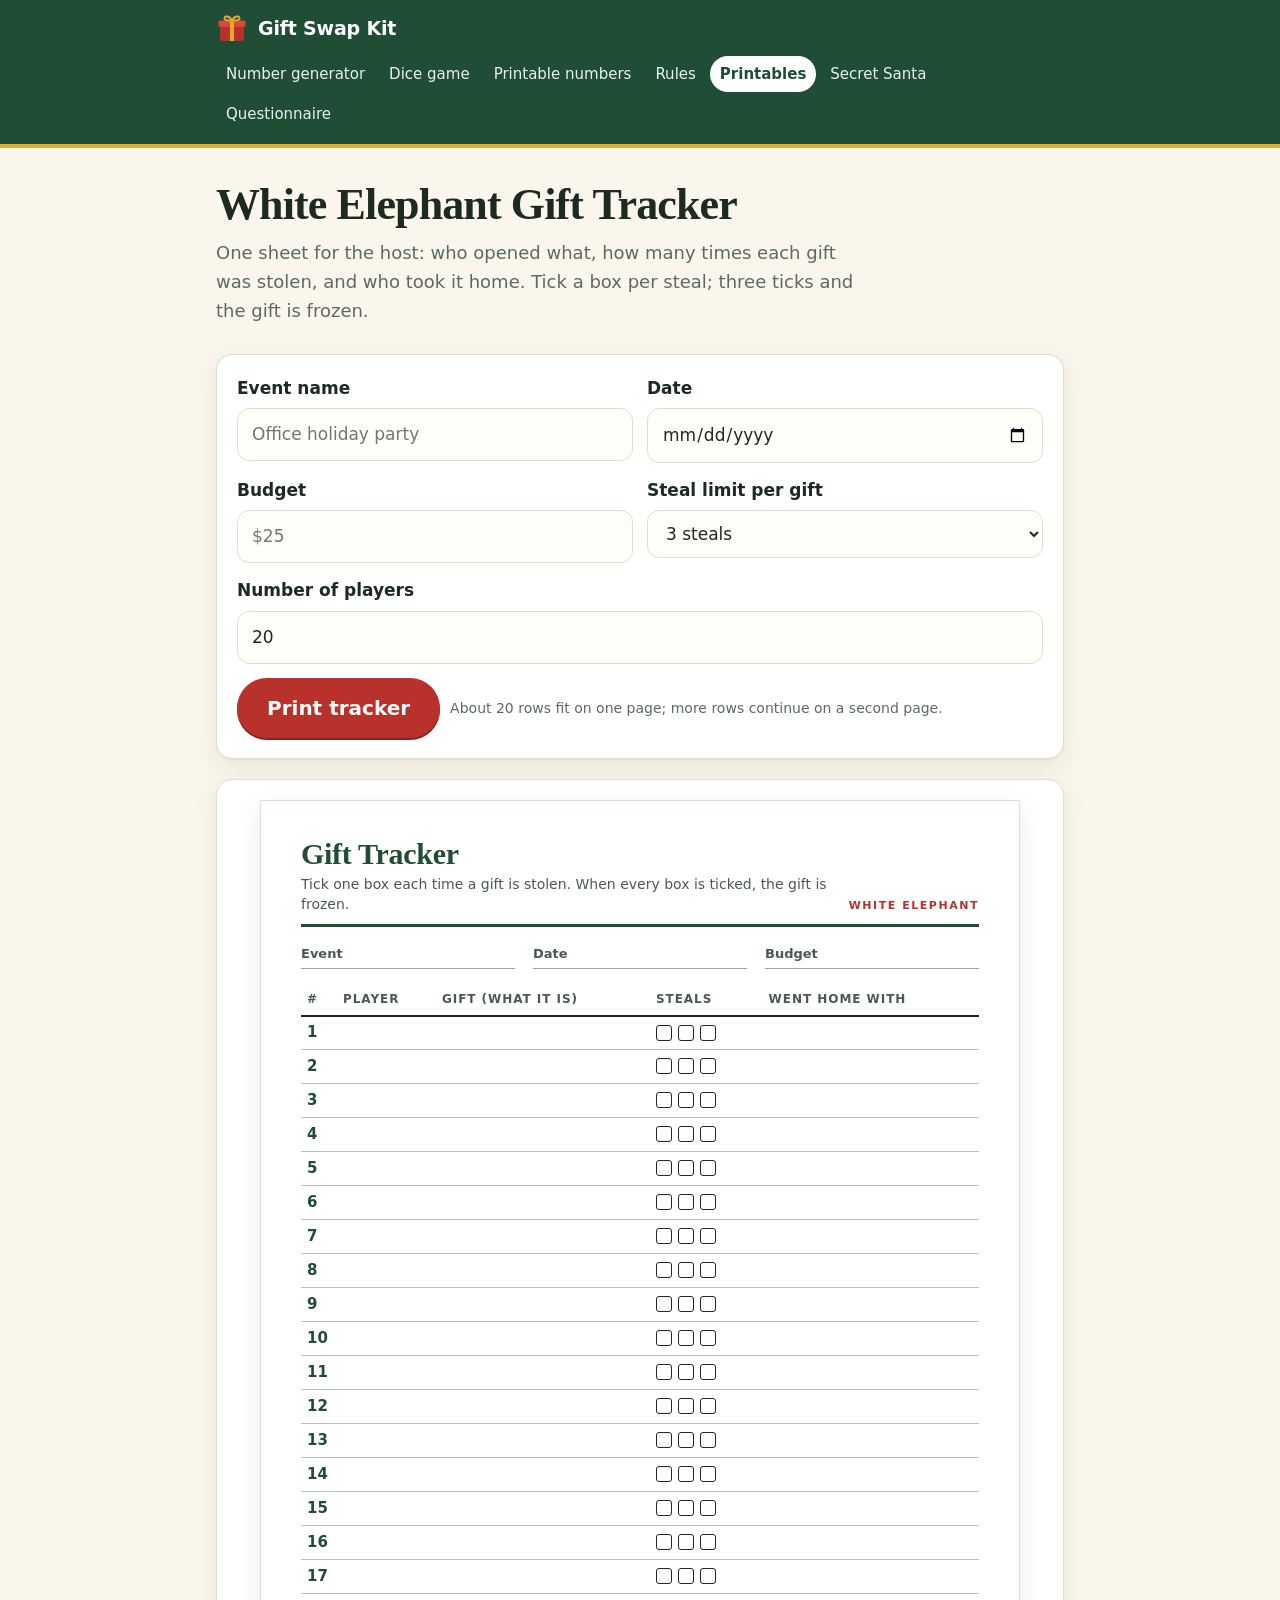
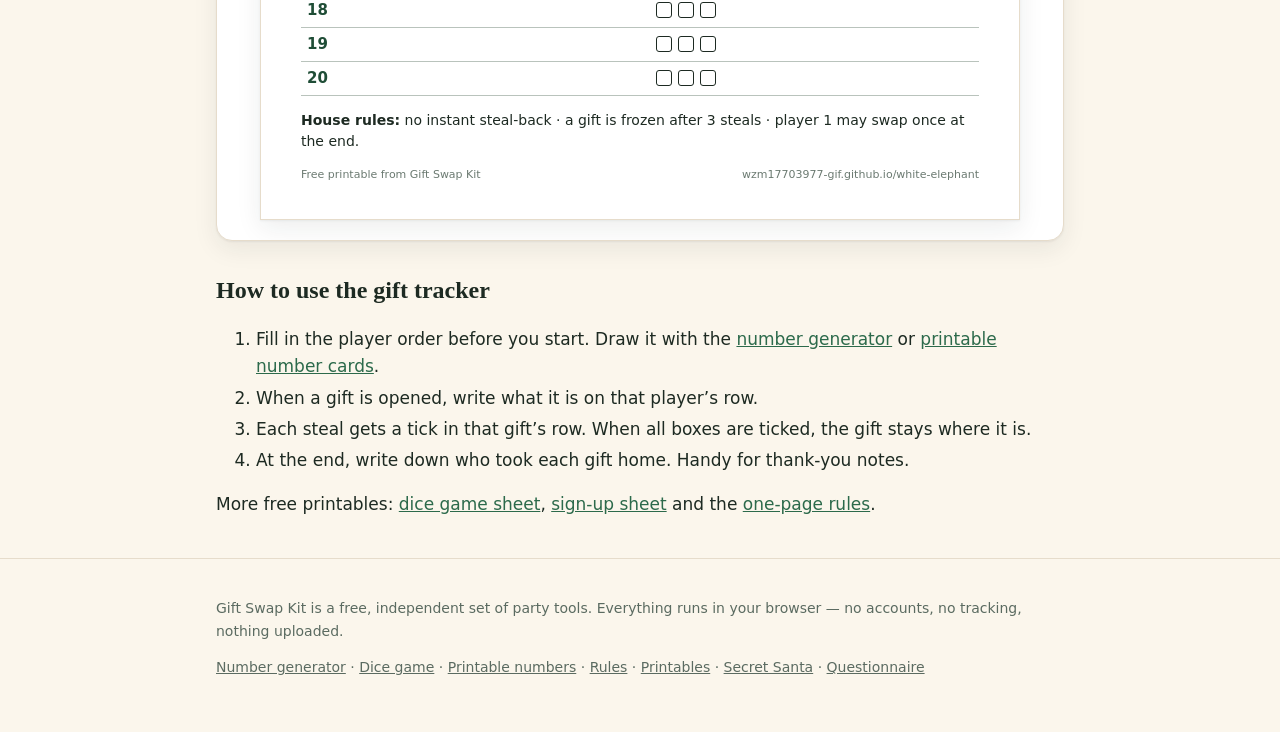
<file: printables/gift-tracker/index.html>
<!doctype html>
<html lang="en">
<head>
<meta charset="utf-8">
<meta name="viewport" content="width=device-width, initial-scale=1">
<title>White Elephant Gift Tracker – Free Printable Steal Tracker Sheet | Gift Swap Kit</title>
<meta name="description" content="Free printable white elephant gift tracker. Write down who opened which gift, tick a box every time it is stolen, and freeze it after three steals. Pick 10 to 40 rows and print.">
<link rel="canonical" href="https://wzm17703977-gif.github.io/white-elephant/printables/gift-tracker/">
<link rel="icon" href="../../assets/favicon.svg" type="image/svg+xml">
<meta name="theme-color" content="#1f4d36">
<meta property="og:title" content="White Elephant Gift Tracker (Printable)">
<meta property="og:description" content="Track every gift and every steal at your white elephant party.">
<meta property="og:type" content="website">
<meta property="og:url" content="https://wzm17703977-gif.github.io/white-elephant/printables/gift-tracker/">
<link rel="stylesheet" href="../../assets/style.css">
<style>@page { size: letter; margin: 0.5in; }</style>
<script type="application/ld+json">
{"@context":"https://schema.org","@type":"FAQPage","mainEntity":[
{"@type":"Question","name":"How do you keep track of steals in white elephant?","acceptedAnswer":{"@type":"Answer","text":"Write each gift on a tracker sheet when it is opened and tick a box every time it is stolen. Most groups freeze a gift after its third steal, so three boxes per gift is enough."}}
]}
</script>
</head>
<body>
<header class="site-head">
  <div class="wrap">
    <a class="brand" href="../../"><img src="../../assets/favicon.svg" alt="" width="32" height="32"> Gift Swap Kit</a>
    <nav class="nav" aria-label="Tools">
      <a href="../../">Number generator</a>
      <a href="../../dice/">Dice game</a>
      <a href="../../printable-numbers/">Printable numbers</a>
      <a href="../../rules/">Rules</a>
      <a href="../" aria-current="page">Printables</a>
      <a href="../../secret-santa/">Secret Santa</a>
      <a href="../../secret-santa-questionnaire/">Questionnaire</a>
    </nav>
  </div>
</header>

<main class="wrap">
  <section class="hero">
    <h1>White Elephant Gift Tracker</h1>
    <p class="lead">One sheet for the host: who opened what, how many times each gift was stolen, and who took it home. Tick a box per steal; three ticks and the gift is frozen.</p>
  </section>

  <section class="card no-print">
    <div class="row">
      <div class="field">
        <label for="event">Event name</label>
        <input id="event" type="text" maxlength="60" placeholder="Office holiday party">
      </div>
      <div class="field">
        <label for="date">Date</label>
        <input id="date" type="date">
      </div>
    </div>
    <div class="row">
      <div class="field">
        <label for="budget">Budget</label>
        <input id="budget" type="text" maxlength="20" placeholder="$25">
      </div>
      <div class="field">
        <label for="limit">Steal limit per gift</label>
        <select id="limit">
          <option value="2">2 steals</option>
          <option value="3" selected>3 steals</option>
          <option value="4">4 steals</option>
        </select>
      </div>
    </div>
    <div class="field">
      <label for="rows">Number of players</label>
      <input id="rows" type="number" inputmode="numeric" min="4" max="60" value="20">
    </div>
    <div class="actions">
      <button class="btn big" id="print" type="button">Print tracker</button>
      <span class="hint">About 20 rows fit on one page; more rows continue on a second page.</span>
    </div>
  </section>

  <section class="card print-me sheet-wrap" aria-label="Printable gift tracker">
    <article class="sheet">
      <div class="s-head"><div><h2>Gift Tracker</h2><p class="s-sub">Tick one box each time a gift is stolen. When every box is ticked, the gift is frozen.</p></div><span class="s-tag">White elephant</span></div>
      <div class="s-meta">
        <div><b>Event</b><span data-from="event"></span></div>
        <div><b>Date</b><span data-from="date"></span></div>
        <div><b>Budget</b><span data-from="budget"></span></div>
      </div>
      <table>
        <thead><tr><th>#</th><th>Player</th><th>Gift (what it is)</th><th>Steals</th><th>Went home with</th></tr></thead>
        <tbody id="tbody"></tbody>
      </table>
      <p class="s-note"><strong>House rules:</strong> no instant steal-back · a gift is frozen after <span id="limit-txt">3</span> steals · player 1 may swap once at the end.</p>
      <div class="s-foot"><span>Free printable from Gift Swap Kit</span><span>wzm17703977-gif.github.io/white-elephant</span></div>
    </article>
  </section>

  <section class="prose no-print">
    <h2>How to use the gift tracker</h2>
    <ol>
      <li>Fill in the player order before you start. Draw it with the <a href="../../">number generator</a> or <a href="../../printable-numbers/">printable number cards</a>.</li>
      <li>When a gift is opened, write what it is on that player’s row.</li>
      <li>Each steal gets a tick in that gift’s row. When all boxes are ticked, the gift stays where it is.</li>
      <li>At the end, write down who took each gift home. Handy for thank-you notes.</li>
    </ol>
    <p>More free printables: <a href="../dice-game/">dice game sheet</a>, <a href="../sign-up-sheet/">sign-up sheet</a> and the <a href="../../rules/">one-page rules</a>.</p>
  </section>
</main>

<footer class="site-foot">
  <div class="wrap">
    <p>Gift Swap Kit is a free, independent set of party tools. Everything runs in your browser — no accounts, no tracking, nothing uploaded.</p>
    <p><a href="../../">Number generator</a> · <a href="../../dice/">Dice game</a> · <a href="../../printable-numbers/">Printable numbers</a> · <a href="../../rules/">Rules</a> · <a href="../">Printables</a> · <a href="../../secret-santa/">Secret Santa</a> · <a href="../../secret-santa-questionnaire/">Questionnaire</a></p>
  </div>
</footer>
<script src="../../assets/app.js"></script>
<script src="../../assets/sheets.js"></script>
<script>
(function () {
  const $ = id => document.getElementById(id);
  function render() {
    let n = parseInt($('rows').value, 10);
    if (!(n >= 4)) n = 4;
    if (n > 60) { n = 60; $('rows').value = 60; }
    const limit = parseInt($('limit').value, 10) || 3;
    const boxes = '<span></span>'.repeat(limit);
    let html = '';
    for (let i = 1; i <= n; i++) html += '<tr><td class="n">' + i + '</td><td></td><td></td><td class="boxes">' + boxes + '</td><td></td></tr>';
    $('tbody').innerHTML = html;
    $('limit-txt').textContent = limit;
  }
  GS.bindFields('sheet-tracker', ['event', 'date', 'budget', 'limit', 'rows']);
  ['rows', 'limit'].forEach(id => $(id).addEventListener('input', render));
  $('print').addEventListener('click', () => { render(); window.print(); });
  render();
})();
</script>
</body>
</html>
</file>
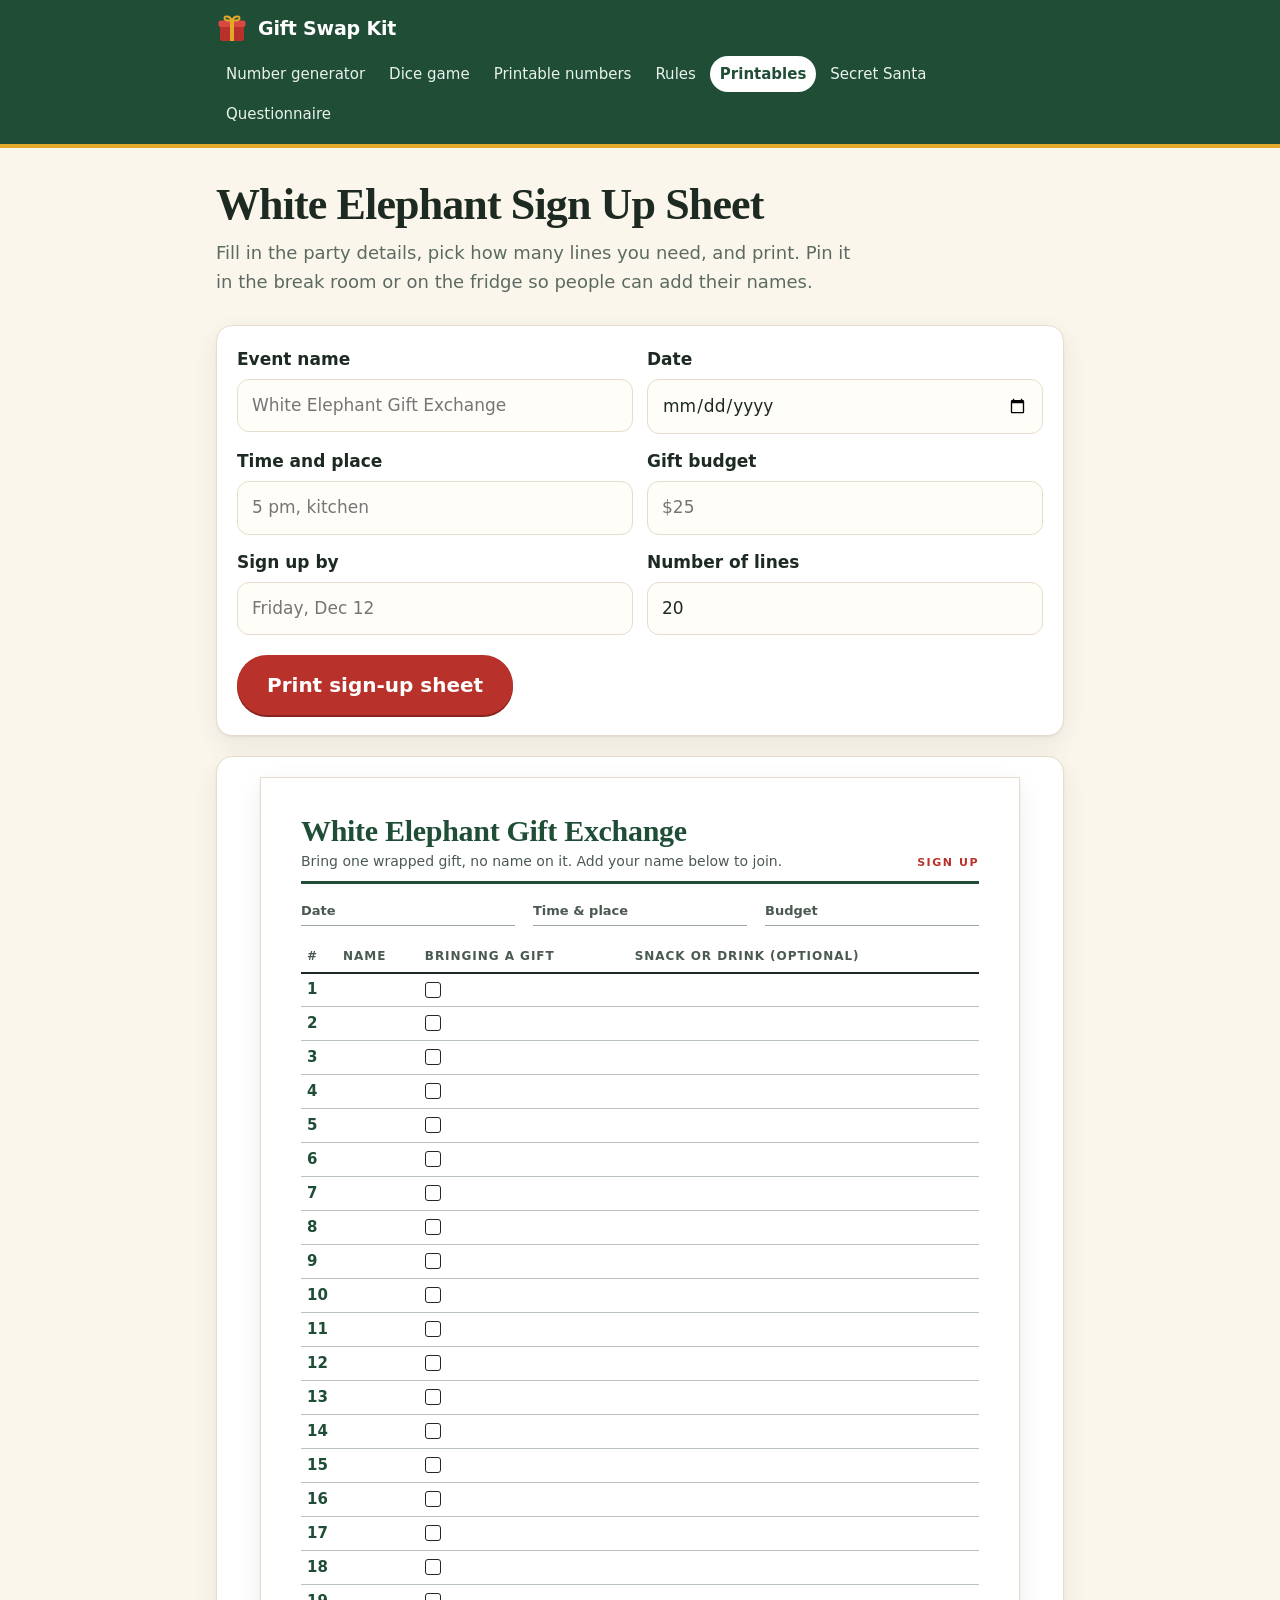
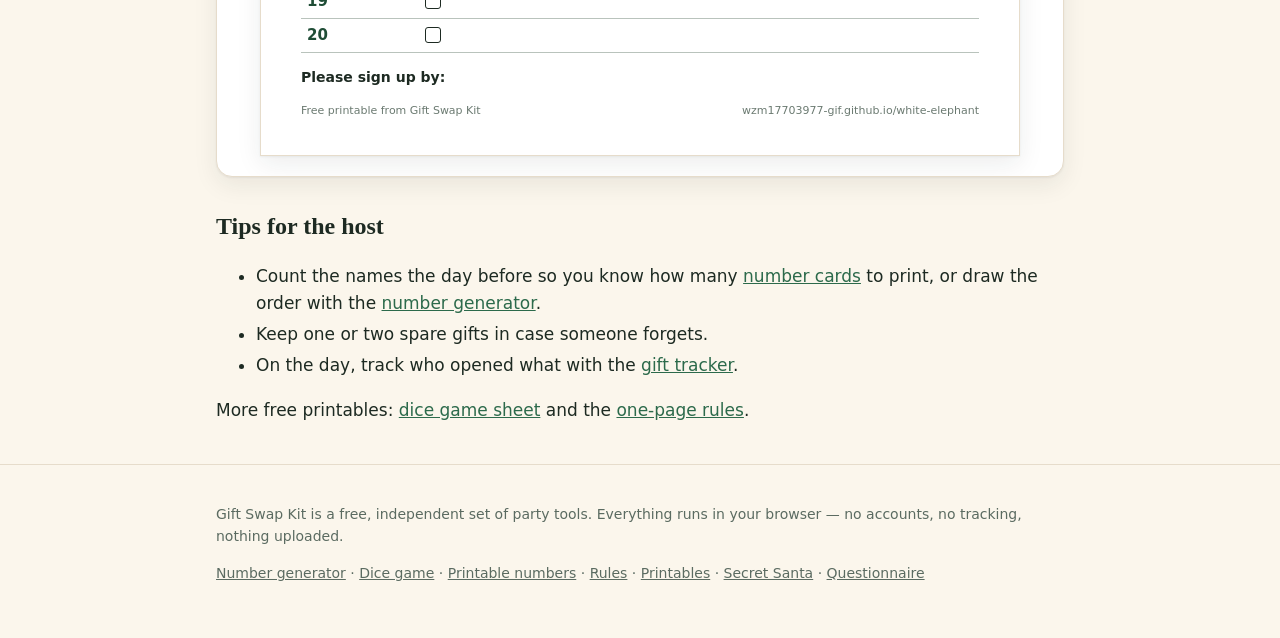
<file: printables/sign-up-sheet/index.html>
<!doctype html>
<html lang="en">
<head>
<meta charset="utf-8">
<meta name="viewport" content="width=device-width, initial-scale=1">
<title>White Elephant Sign Up Sheet – Free Printable for Office &amp; Family Parties | Gift Swap Kit</title>
<meta name="description" content="Free printable white elephant sign-up sheet. Add your event name, date, place and budget, choose how many lines you need, and print it for the break room or the fridge.">
<link rel="canonical" href="https://wzm17703977-gif.github.io/white-elephant/printables/sign-up-sheet/">
<link rel="icon" href="../../assets/favicon.svg" type="image/svg+xml">
<meta name="theme-color" content="#1f4d36">
<meta property="og:title" content="White Elephant Sign Up Sheet (Printable)">
<meta property="og:description" content="Print a sign-up sheet for your white elephant gift exchange.">
<meta property="og:type" content="website">
<meta property="og:url" content="https://wzm17703977-gif.github.io/white-elephant/printables/sign-up-sheet/">
<link rel="stylesheet" href="../../assets/style.css">
<style>@page { size: letter; margin: 0.5in; }</style>
</head>
<body>
<header class="site-head">
  <div class="wrap">
    <a class="brand" href="../../"><img src="../../assets/favicon.svg" alt="" width="32" height="32"> Gift Swap Kit</a>
    <nav class="nav" aria-label="Tools">
      <a href="../../">Number generator</a>
      <a href="../../dice/">Dice game</a>
      <a href="../../printable-numbers/">Printable numbers</a>
      <a href="../../rules/">Rules</a>
      <a href="../" aria-current="page">Printables</a>
      <a href="../../secret-santa/">Secret Santa</a>
      <a href="../../secret-santa-questionnaire/">Questionnaire</a>
    </nav>
  </div>
</header>

<main class="wrap">
  <section class="hero">
    <h1>White Elephant Sign Up Sheet</h1>
    <p class="lead">Fill in the party details, pick how many lines you need, and print. Pin it in the break room or on the fridge so people can add their names.</p>
  </section>

  <section class="card no-print">
    <div class="row">
      <div class="field">
        <label for="event">Event name</label>
        <input id="event" type="text" maxlength="60" placeholder="White Elephant Gift Exchange">
      </div>
      <div class="field">
        <label for="date">Date</label>
        <input id="date" type="date">
      </div>
    </div>
    <div class="row">
      <div class="field">
        <label for="place">Time and place</label>
        <input id="place" type="text" maxlength="60" placeholder="5 pm, kitchen">
      </div>
      <div class="field">
        <label for="budget">Gift budget</label>
        <input id="budget" type="text" maxlength="20" placeholder="$25">
      </div>
    </div>
    <div class="row">
      <div class="field">
        <label for="deadline">Sign up by</label>
        <input id="deadline" type="text" maxlength="30" placeholder="Friday, Dec 12">
      </div>
      <div class="field">
        <label for="rows">Number of lines</label>
        <input id="rows" type="number" inputmode="numeric" min="5" max="60" value="20">
      </div>
    </div>
    <div class="actions">
      <button class="btn big" id="print" type="button">Print sign-up sheet</button>
    </div>
  </section>

  <section class="card print-me sheet-wrap" aria-label="Printable sign-up sheet">
    <article class="sheet">
      <div class="s-head"><div><h2 data-from="event">White Elephant Gift Exchange</h2><p class="s-sub">Bring one wrapped gift, no name on it. Add your name below to join.</p></div><span class="s-tag">Sign up</span></div>
      <div class="s-meta">
        <div><b>Date</b><span data-from="date"></span></div>
        <div><b>Time &amp; place</b><span data-from="place"></span></div>
        <div><b>Budget</b><span data-from="budget"></span></div>
      </div>
      <table>
        <thead><tr><th>#</th><th>Name</th><th>Bringing a gift</th><th>Snack or drink (optional)</th></tr></thead>
        <tbody id="tbody"></tbody>
      </table>
      <p class="s-note"><strong>Please sign up by:</strong> <span data-from="deadline"></span></p>
      <div class="s-foot"><span>Free printable from Gift Swap Kit</span><span>wzm17703977-gif.github.io/white-elephant</span></div>
    </article>
  </section>

  <section class="prose no-print">
    <h2>Tips for the host</h2>
    <ul>
      <li>Count the names the day before so you know how many <a href="../../printable-numbers/">number cards</a> to print, or draw the order with the <a href="../../">number generator</a>.</li>
      <li>Keep one or two spare gifts in case someone forgets.</li>
      <li>On the day, track who opened what with the <a href="../gift-tracker/">gift tracker</a>.</li>
    </ul>
    <p>More free printables: <a href="../dice-game/">dice game sheet</a> and the <a href="../../rules/">one-page rules</a>.</p>
  </section>
</main>

<footer class="site-foot">
  <div class="wrap">
    <p>Gift Swap Kit is a free, independent set of party tools. Everything runs in your browser — no accounts, no tracking, nothing uploaded.</p>
    <p><a href="../../">Number generator</a> · <a href="../../dice/">Dice game</a> · <a href="../../printable-numbers/">Printable numbers</a> · <a href="../../rules/">Rules</a> · <a href="../">Printables</a> · <a href="../../secret-santa/">Secret Santa</a> · <a href="../../secret-santa-questionnaire/">Questionnaire</a></p>
  </div>
</footer>
<script src="../../assets/app.js"></script>
<script src="../../assets/sheets.js"></script>
<script>
(function () {
  const $ = id => document.getElementById(id);
  function render() {
    let n = parseInt($('rows').value, 10);
    if (!(n >= 5)) n = 5;
    if (n > 60) { n = 60; $('rows').value = 60; }
    let html = '';
    for (let i = 1; i <= n; i++) html += '<tr><td class="n">' + i + '</td><td></td><td class="boxes"><span></span></td><td></td></tr>';
    $('tbody').innerHTML = html;
    const h = document.querySelector('[data-from="event"]');
    if (!$('event').value.trim()) h.textContent = 'White Elephant Gift Exchange';
  }
  GS.bindFields('sheet-signup', ['event', 'date', 'place', 'budget', 'deadline', 'rows']);
  ['rows', 'event'].forEach(id => $(id).addEventListener('input', render));
  $('print').addEventListener('click', () => { render(); window.print(); });
  render();
})();
</script>
</body>
</html>
</file>
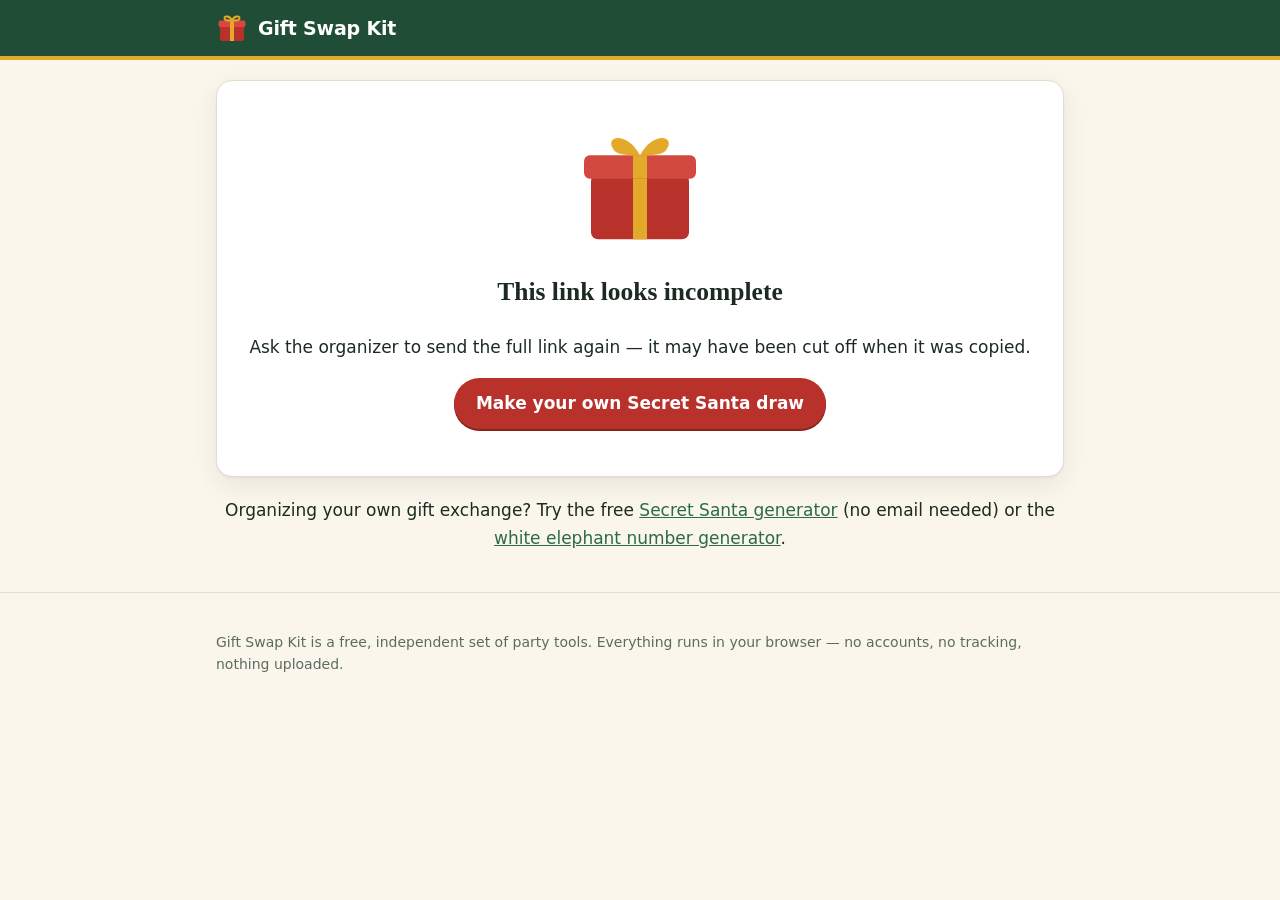
<file: secret-santa/reveal/index.html>
<!doctype html>
<html lang="en">
<head>
<meta charset="utf-8">
<meta name="viewport" content="width=device-width, initial-scale=1">
<title>Your Secret Santa Match | Gift Swap Kit</title>
<meta name="description" content="Open your private Secret Santa match.">
<meta name="robots" content="noindex">
<link rel="icon" href="../../assets/favicon.svg" type="image/svg+xml">
<meta name="theme-color" content="#1f4d36">
<link rel="stylesheet" href="../../assets/style.css">
</head>
<body>
<header class="site-head">
  <div class="wrap">
    <a class="brand" href="../../"><img src="../../assets/favicon.svg" alt="" width="32" height="32"> Gift Swap Kit</a>
  </div>
</header>

<main class="wrap">
  <section class="card reveal-box" id="box">
    <button class="gift-box" id="giftbox" type="button" aria-label="Open my gift">
      <svg viewBox="0 0 120 120" aria-hidden="true">
        <g class="box-body"><rect x="18" y="54" width="84" height="56" rx="6" fill="#b8322b"/><rect x="54" y="54" width="12" height="56" fill="#e3a92b"/></g>
        <g class="box-lid"><rect x="12" y="38" width="96" height="20" rx="5" fill="#d24a3f"/><rect x="54" y="38" width="12" height="20" fill="#e3a92b"/>
          <path d="M60 38 C48 16 28 22 38 34 C42 38 52 38 60 38 Z" fill="#e3a92b"/><path d="M60 38 C72 16 92 22 82 34 C78 38 68 38 60 38 Z" fill="#e3a92b"/></g>
      </svg>
    </button>
    <h1 id="hello">Your Secret Santa match</h1>
    <p id="event" class="hint"></p>
    <div id="hidden-part">
      <p>Make sure nobody is looking at your screen.</p>
      <button class="btn big" id="show" type="button">Open my gift</button>
    </div>
    <div id="shown-part" hidden>
      <p>You are the Secret Santa for</p>
      <div class="to" id="to"></div>
      <div id="extra" style="margin-top:16px"></div>
      <p class="hint" style="margin-top:18px">Keep it secret! Bookmark this page or keep the message so you can check again later.</p>
    </div>
  </section>

  <section class="prose" style="text-align:center">
    <p>Organizing your own gift exchange? Try the free <a href="../">Secret Santa generator</a> (no email needed) or the <a href="../../">white elephant number generator</a>.</p>
  </section>
</main>

<footer class="site-foot">
  <div class="wrap">
    <p>Gift Swap Kit is a free, independent set of party tools. Everything runs in your browser — no accounts, no tracking, nothing uploaded.</p>
  </div>
</footer>
<script src="../../assets/app.js"></script>
<script src="../../assets/santa.js"></script>
<script>
(function () {
  const $ = id => document.getElementById(id);
  let data = null;
  try { data = window.GSDecode(location.hash.slice(1)); } catch (e) { data = null; }
  if (!data || !data.g || !data.r) {
    $('hello').textContent = 'This link looks incomplete';
    $('hidden-part').innerHTML = '<p>Ask the organizer to send the full link again — it may have been cut off when it was copied.</p><p><a class="btn" href="../">Make your own Secret Santa draw</a></p>';
    return;
  }
  $('hello').textContent = 'Hi ' + data.g + '!';
  if (data.e) $('event').textContent = data.e;
  let opened = false;
  function reveal() {
    if (opened) return;
    opened = true;
    const reduce = window.matchMedia && matchMedia('(prefers-reduced-motion: reduce)').matches;
    $('giftbox').classList.add('open');
    setTimeout(() => { show(); if (!reduce) confetti(); }, reduce ? 0 : 650);
  }
  function confetti() {
    const colors = ['#b8322b', '#e3a92b', '#1f4d36', '#2c6a4b', '#ffffff'];
    const box = $('box');
    for (let i = 0; i < 70; i++) {
      const c = document.createElement('i');
      c.className = 'confetti';
      c.style.left = (40 + Math.random() * 20) + '%';
      c.style.background = colors[i % colors.length];
      c.style.setProperty('--dx', (Math.random() * 360 - 180).toFixed(0) + 'px');
      c.style.setProperty('--dy', (Math.random() * -260 - 80).toFixed(0) + 'px');
      c.style.setProperty('--r', (Math.random() * 720 - 360).toFixed(0) + 'deg');
      c.style.animationDelay = (Math.random() * 0.15).toFixed(2) + 's';
      box.appendChild(c);
      setTimeout(() => c.remove(), 1800);
    }
  }
  $('giftbox').addEventListener('click', reveal);
  $('show').addEventListener('click', reveal);
  function show() {
    $('to').textContent = data.r;
    const bits = [];
    if (data.b) bits.push('<strong>Budget:</strong> ' + GS.escape(data.b));
    if (data.d) {
      const d = new Date(data.d + 'T12:00:00');
      bits.push('<strong>Exchange date:</strong> ' + GS.escape(isNaN(d) ? data.d : d.toLocaleDateString(undefined, { weekday: 'long', month: 'long', day: 'numeric', year: 'numeric' })));
    }
    if (data.m) bits.push('<strong>Note:</strong> ' + GS.escape(data.m));
    $('extra').innerHTML = bits.map(b => '<p style="margin:4px 0">' + b + '</p>').join('');
    $('hidden-part').hidden = true;
    $('shown-part').hidden = false;
    if (navigator.vibrate) navigator.vibrate(40);
  }
})();
</script>
</body>
</html>
</file>
<file: assets/style.css>
:root {
  --bg: #fbf6ec;
  --paper: #ffffff;
  --ink: #1d2a22;
  --muted: #5b6b61;
  --line: #e6dccb;
  --pine: #1f4d36;
  --pine-2: #2c6a4b;
  --berry: #b8322b;
  --gold: #e3a92b;
  --radius: 16px;
  --shadow: 0 1px 2px rgba(29, 42, 34, .06), 0 8px 24px rgba(29, 42, 34, .08);
  --font: ui-sans-serif, system-ui, -apple-system, "Segoe UI", Roboto, "Helvetica Neue", Arial, sans-serif;
  color-scheme: light;
}

* { box-sizing: border-box; }
html { -webkit-text-size-adjust: 100%; }
body {
  margin: 0;
  background: var(--bg);
  color: var(--ink);
  font: 17px/1.6 var(--font);
}
a { color: var(--pine-2); }
img, svg { max-width: 100%; }

.wrap { max-width: 880px; margin: 0 auto; padding: 0 16px; }

/* header */
.site-head {
  background: var(--pine);
  color: #fff;
  border-bottom: 4px solid var(--gold);
}
.site-head .wrap { display: flex; align-items: center; justify-content: space-between; gap: 12px; padding-top: 12px; padding-bottom: 12px; flex-wrap: wrap; }
.brand { display: flex; align-items: center; gap: 10px; color: #fff; text-decoration: none; font-weight: 800; font-size: 19px; letter-spacing: -.01em; }
.brand svg { width: 32px; height: 32px; flex: none; }
.nav { display: flex; gap: 4px; flex-wrap: wrap; }
.nav a { color: #e9f2ec; text-decoration: none; font-size: 15px; padding: 6px 10px; border-radius: 999px; }
.nav a:hover { background: rgba(255, 255, 255, .12); }
.nav a[aria-current="page"] { background: #fff; color: var(--pine); font-weight: 700; }

/* hero */
.hero { padding: 32px 0 8px; }
.hero h1 { font-size: clamp(28px, 6vw, 44px); line-height: 1.12; margin: 0 0 10px; letter-spacing: -.02em; }
.hero p.lead { font-size: 18px; color: var(--muted); margin: 0; max-width: 640px; }

/* cards */
.card {
  background: var(--paper);
  border: 1px solid var(--line);
  border-radius: var(--radius);
  box-shadow: var(--shadow);
  padding: 20px;
  margin: 20px 0;
}
.card h2 { margin: 0 0 12px; font-size: 21px; }

label { display: block; font-weight: 700; margin: 0 0 6px; }
.hint { color: var(--muted); font-size: 14px; font-weight: 400; }
input[type=number], input[type=text], input[type=date], textarea, select {
  width: 100%;
  font: inherit;
  padding: 12px 14px;
  border: 1.5px solid var(--line);
  border-radius: 12px;
  background: #fffdf8;
  color: var(--ink);
}
textarea { min-height: 140px; resize: vertical; }
input:focus, textarea:focus, select:focus { outline: 3px solid rgba(227, 169, 43, .45); border-color: var(--gold); }
.row { display: grid; grid-template-columns: 1fr 1fr; gap: 14px; }
.field { margin-bottom: 14px; }
.tabs { display: inline-flex; background: #f1eadb; border-radius: 999px; padding: 4px; margin-bottom: 14px; }
.tabs button { border: 0; background: transparent; font: inherit; font-weight: 700; padding: 8px 16px; border-radius: 999px; cursor: pointer; color: var(--muted); }
.tabs button[aria-selected="true"] { background: #fff; color: var(--ink); box-shadow: 0 1px 3px rgba(0, 0, 0, .1); }

.btn {
  display: inline-flex; align-items: center; justify-content: center; gap: 8px;
  min-height: 48px; padding: 12px 22px;
  border: 0; border-radius: 999px;
  font: inherit; font-weight: 800; cursor: pointer; text-decoration: none;
  background: var(--berry); color: #fff;
  box-shadow: 0 2px 0 #8a231e;
}
.btn:active { transform: translateY(1px); box-shadow: none; }
.btn.secondary { background: #fff; color: var(--pine); border: 1.5px solid var(--pine); box-shadow: none; }
.btn.ghost { background: transparent; color: var(--pine); box-shadow: none; padding-left: 10px; padding-right: 10px; }
.btn.big { min-height: 60px; font-size: 20px; padding: 14px 30px; }
.actions { display: flex; gap: 10px; flex-wrap: wrap; align-items: center; margin-top: 6px; }

/* number order result */
.order { list-style: none; padding: 0; margin: 16px 0 0; display: grid; grid-template-columns: repeat(auto-fill, minmax(150px, 1fr)); gap: 10px; }
.order li { display: flex; align-items: center; gap: 12px; background: #fffaf0; border: 1.5px solid var(--line); border-radius: 14px; padding: 10px 12px; font-weight: 700; min-height: 58px; }
.order .num { flex: none; width: 40px; height: 40px; border-radius: 50%; background: var(--pine); color: #fff; display: grid; place-items: center; font-size: 18px; font-weight: 800; }
.order li:first-child .num { background: var(--berry); }
.order .who { overflow-wrap: anywhere; }

/* stage (big screen reveal) */
.stage {
  position: fixed; inset: 0; z-index: 50;
  background: var(--pine); color: #fff;
  display: none; flex-direction: column; align-items: center; justify-content: center;
  padding: 24px; text-align: center;
}
.stage.open { display: flex; }
.stage .label { font-size: clamp(18px, 4vw, 28px); opacity: .85; }
.stage .big-num { font-size: clamp(120px, 34vw, 300px); font-weight: 900; line-height: 1; color: var(--gold); }
.stage .big-name { font-size: clamp(28px, 7vw, 64px); font-weight: 800; min-height: 1.2em; overflow-wrap: anywhere; }
.stage .stage-actions { display: flex; gap: 10px; margin-top: 28px; flex-wrap: wrap; justify-content: center; }
.stage .btn.secondary { background: transparent; color: #fff; border-color: #fff; }

/* dice */
.dice-zone { display: grid; place-items: center; gap: 16px; padding: 10px 0; }
.die {
  width: 150px; height: 150px; border-radius: 28px;
  background: #fff; border: 3px solid var(--pine);
  box-shadow: 0 10px 0 var(--pine), 0 20px 30px rgba(0, 0, 0, .15);
  display: grid; grid-template-columns: repeat(3, 1fr); grid-template-rows: repeat(3, 1fr);
  padding: 18px; cursor: pointer; user-select: none;
}
.die .pip { width: 26px; height: 26px; border-radius: 50%; background: var(--berry); place-self: center; visibility: hidden; }
.die .pip.on { visibility: visible; }
.die.rolling { animation: tumble .6s ease-in-out; }
@keyframes tumble {
  0% { transform: rotate(0) scale(1); }
  30% { transform: rotate(-25deg) scale(.9); }
  60% { transform: rotate(20deg) scale(1.05); }
  100% { transform: rotate(0) scale(1); }
}
.outcome { font-size: 24px; font-weight: 800; text-align: center; min-height: 1.5em; }
.rule-table { width: 100%; border-collapse: collapse; }
.rule-table td { padding: 6px 4px; border-bottom: 1px solid var(--line); vertical-align: middle; }
.rule-table td:first-child { width: 48px; font-weight: 800; font-size: 20px; text-align: center; }
.rule-table tr.hit td { background: #fff3d6; }
.timer { font-size: 56px; font-weight: 900; font-variant-numeric: tabular-nums; text-align: center; color: var(--pine); }
.timer.low { color: var(--berry); }

/* printable cards */
.cards-sheet { display: grid; grid-template-columns: repeat(auto-fill, minmax(140px, 1fr)); gap: 10px; margin-top: 16px; }
.num-card {
  aspect-ratio: 3 / 4; border: 2px dashed #b9ab92; border-radius: 12px; background: #fff;
  display: flex; flex-direction: column; align-items: center; justify-content: center; position: relative; overflow: hidden;
}
.num-card .n { font-size: 64px; font-weight: 900; color: var(--pine); line-height: 1; }
.num-card .t { font-size: 12px; text-transform: uppercase; letter-spacing: .12em; color: var(--muted); margin-top: 8px; }
.num-card::before, .num-card::after { content: ""; position: absolute; width: 60px; height: 60px; border-radius: 50%; opacity: .14; }
.num-card::before { background: var(--berry); top: -22px; left: -22px; }
.num-card::after { background: var(--gold); bottom: -22px; right: -22px; }
.num-card.style-plain::before, .num-card.style-plain::after { display: none; }
.num-card.style-bold { background: var(--pine); border-style: solid; border-color: var(--pine); }
.num-card.style-bold .n { color: #fff; }
.num-card.style-bold .t { color: #cfe3d7; }

/* secret santa */
.links { list-style: none; padding: 0; margin: 14px 0 0; display: grid; gap: 10px; }
.links li { border: 1.5px solid var(--line); border-radius: 14px; padding: 12px; background: #fffaf0; display: flex; flex-wrap: wrap; gap: 10px; align-items: center; justify-content: space-between; }
.links .giver { font-weight: 800; }
.links .btns { display: flex; gap: 6px; flex-wrap: wrap; }
.links .btn { min-height: 40px; padding: 8px 14px; font-size: 15px; }
.excl-row { display: grid; grid-template-columns: 1fr auto 1fr auto; gap: 8px; align-items: center; margin-bottom: 8px; }
.excl-row span { color: var(--muted); font-size: 14px; }
.notice { border-left: 4px solid var(--gold); background: #fff8e6; padding: 10px 14px; border-radius: 8px; font-size: 15px; }
.error { border-left-color: var(--berry); background: #fdeceb; }
.reveal-box { text-align: center; padding: 30px 10px; }
.reveal-box .to { font-size: clamp(34px, 9vw, 60px); font-weight: 900; color: var(--berry); overflow-wrap: anywhere; }
.gift-svg { width: 120px; height: 120px; }

/* content */
.prose h2 { font-size: 24px; margin: 30px 0 10px; }
.prose h3 { font-size: 19px; margin: 22px 0 6px; }
.prose li { margin: 4px 0; }
.faq details { border-bottom: 1px solid var(--line); padding: 12px 0; }
.faq summary { font-weight: 700; cursor: pointer; }
.tool-grid { display: grid; grid-template-columns: repeat(auto-fill, minmax(200px, 1fr)); gap: 12px; }
.tool-grid a { display: block; padding: 16px; border-radius: 14px; background: #fff; border: 1px solid var(--line); text-decoration: none; color: var(--ink); }
.tool-grid a strong { display: block; color: var(--pine); margin-bottom: 4px; }

.site-foot { margin-top: 40px; padding: 24px 0 40px; color: var(--muted); font-size: 14px; border-top: 1px solid var(--line); }
.site-foot a { color: var(--muted); }

.sr-only { position: absolute; width: 1px; height: 1px; overflow: hidden; clip: rect(0 0 0 0); white-space: nowrap; }
.toast { position: fixed; left: 50%; bottom: 24px; transform: translateX(-50%); background: var(--ink); color: #fff; padding: 10px 18px; border-radius: 999px; font-weight: 700; opacity: 0; transition: opacity .2s; pointer-events: none; z-index: 60; white-space: nowrap; max-width: calc(100vw - 32px); overflow: hidden; text-overflow: ellipsis; }
.toast.show { opacity: 1; }

@media (max-width: 560px) {
  body { font-size: 16px; }
  .row { grid-template-columns: 1fr; }
  .card { padding: 16px; }
  .excl-row { grid-template-columns: 1fr 1fr; }
  .excl-row span { display: none; }
  .nav a { padding: 6px 8px; font-size: 14px; }
}

@media print {
  .site-head, .site-foot, .no-print, .hero, .card:not(.print-me) { display: none !important; }
  body { background: #fff; }
  .card.print-me { border: 0; box-shadow: none; padding: 0; margin: 0; }
  .cards-sheet { grid-template-columns: repeat(4, 1fr); gap: 0; }
  .num-card { break-inside: avoid; border-radius: 0; }
  .prose { font-size: 12pt; }
}

@media print { .num-card, .num-card::before, .num-card::after { -webkit-print-color-adjust: exact; print-color-adjust: exact; } }

/* Secret Santa questionnaire */
body.mode-fill .hero, body.mode-fill .prose, body.mode-view .hero, body.mode-view .prose { display: none; }
.bank { display: grid; grid-template-columns: repeat(auto-fill, minmax(260px, 1fr)); gap: 12px; margin: 14px 0; }
.q-group { border: 1px solid var(--line, #e3ded3); border-radius: 12px; padding: 10px 12px; margin: 0; }
.q-group legend { font-weight: 700; padding: 0 6px; }
.q-item { display: flex; gap: 8px; align-items: flex-start; font-weight: 400; margin: 6px 0; cursor: pointer; }
.q-item input { margin-top: 3px; width: auto; }
.qsheet { background: #fff; color: #111; padding: 8px 4px; }
.qsheet h2 { margin: 0 0 4px; }
.qsheet .qmeta, .answer-card .qmeta { color: #555; margin: 0 0 10px; }
.qsheet .qline { display: flex; gap: 8px; margin: 10px 0 14px; }
.qsheet .qline span { flex: 1; border-bottom: 1px solid #999; }
.qsheet ol { padding-left: 22px; margin: 0; }
.qsheet li { margin: 0 0 6px; }
.qsheet li .blank { display: block; height: 30px; border-bottom: 1px solid #999; }
.qsheet .qfoot { font-size: 11px; color: #777; margin-top: 12px; }
.answer-card { border: 1px solid var(--line, #e3ded3); border-radius: 12px; padding: 12px 14px; margin: 12px 0; background: #fff; color: #111; }
.answer-card h3 { margin: 0 0 4px; }
.answer-card dl { margin: 0; }
.answer-card dt { font-weight: 700; margin-top: 8px; }
.answer-card dd { margin: 2px 0 0; white-space: pre-wrap; }
.book .book-title { margin-top: 0; }
@media print {
  .qsheet-wrap .qsheet { break-after: page; }
  .qsheet-wrap.two-up .qsheet { break-after: auto; break-inside: avoid; border-bottom: 1px dashed #999; font-size: 10pt; padding-bottom: 10px; }
  .qsheet-wrap.two-up .qsheet li { margin-bottom: 2px; }
  .qsheet-wrap.two-up .qsheet li .blank { height: 16px; }
  .answer-card { break-inside: avoid; border-color: #bbb; }
}

/* Printable sheets (dice game, gift tracker, sign-up sheet) */
.sheet-wrap { overflow-x: auto; }
.sheet {
  background: #fff; color: #1d2a22; width: 100%; max-width: 760px; margin: 0 auto;
  padding: 36px 40px; border: 1px solid var(--line); box-shadow: var(--shadow);
  font-size: 15px; line-height: 1.45;
}
.sheet + .sheet { margin-top: 24px; }
.sheet .s-head { display: flex; justify-content: space-between; align-items: flex-end; gap: 16px; border-bottom: 3px solid var(--pine); padding-bottom: 10px; margin-bottom: 16px; }
.sheet h2 { margin: 0; font-size: 30px; line-height: 1.1; color: var(--pine); letter-spacing: -.01em; }
.sheet .s-sub { margin: 4px 0 0; color: #4b5a51; font-size: 14px; }
.sheet .s-tag { flex: none; font-size: 11px; text-transform: uppercase; letter-spacing: .14em; color: var(--berry); font-weight: 800; }
.sheet .s-meta { display: grid; grid-template-columns: repeat(3, 1fr); gap: 10px 18px; margin: 0 0 16px; }
.sheet .s-meta div { border-bottom: 1px solid #9aa79f; padding: 2px 0 4px; font-size: 13px; min-height: 26px; overflow-wrap: anywhere; }
.sheet .s-meta b { color: #4b5a51; font-weight: 700; margin-right: 6px; }
.sheet table { width: 100%; border-collapse: collapse; }
.sheet th { text-align: left; font-size: 12px; text-transform: uppercase; letter-spacing: .08em; color: #4b5a51; border-bottom: 2px solid #1d2a22; padding: 6px; }
.sheet td { border-bottom: 1px solid #b9c3bc; padding: 0 6px; height: 34px; vertical-align: middle; }
.sheet td.n { width: 36px; font-weight: 800; color: var(--pine); }
.sheet .boxes { white-space: nowrap; }
.sheet .boxes span { display: inline-block; width: 16px; height: 16px; border: 1.5px solid #1d2a22; border-radius: 3px; margin-right: 6px; vertical-align: middle; }
.sheet .s-note { margin: 14px 0 0; font-size: 14px; }
.sheet .s-foot { margin-top: 16px; font-size: 11px; color: #6b7a71; display: flex; justify-content: space-between; gap: 12px; flex-wrap: wrap; }
.sheet .moves-list { list-style: none; padding: 0; margin: 0; display: grid; gap: 10px; }
.sheet .moves-list li { display: grid; grid-template-columns: 64px 1fr; gap: 16px; align-items: center; border: 2px solid #d9cfbd; border-radius: 14px; padding: 10px 14px; font-size: 20px; font-weight: 700; }
.sheet .face { width: 56px; height: 56px; border: 2.5px solid var(--pine); border-radius: 12px; display: grid; grid-template-columns: repeat(3, 1fr); grid-template-rows: repeat(3, 1fr); padding: 6px; background: #fff; }
.sheet .face i { width: 9px; height: 9px; border-radius: 50%; place-self: center; }
.sheet .face i.on { background: var(--berry); }
.sheet .round { border: 2px solid #d9cfbd; border-radius: 14px; padding: 14px 18px; margin-bottom: 14px; }
.sheet .round h3 { margin: 0 0 8px; font-size: 20px; color: var(--berry); }
.sheet .round p { margin: 0 0 6px; font-size: 17px; }
.sheet .pair { display: inline-flex; gap: 6px; vertical-align: middle; margin-right: 10px; }
.sheet .pair .face { width: 40px; height: 40px; padding: 4px; border-radius: 9px; }
.sheet .pair .face i { width: 7px; height: 7px; }
.printables-grid { display: grid; grid-template-columns: repeat(auto-fill, minmax(230px, 1fr)); gap: 14px; }
.printables-grid a { display: grid; gap: 8px; align-content: start; padding: 14px; border-radius: 14px; background: #fff; border: 1px solid var(--line); text-decoration: none; color: var(--ink); }
.printables-grid a strong { color: var(--pine); font-size: 18px; }
.printables-grid span { font-size: 14px; color: var(--muted); }
.mini { aspect-ratio: 8.5 / 11; max-width: 100%; border: 1px solid var(--line); border-radius: 6px; background: #fffdf8; padding: 10% 9%; display: grid; align-content: start; gap: 5%; }
.mini b { display: block; height: 10px; background: var(--pine); border-radius: 2px; width: 70%; }
.mini i { display: block; height: 6px; background: #dcd3c2; border-radius: 2px; }
.mini .grid4 { display: grid; grid-template-columns: repeat(4, 1fr); gap: 6px; }
.mini .grid4 i { height: auto; aspect-ratio: 3 / 4; background: #eee6d6; }
.mini .rows i { margin-bottom: 7px; background: #e3dccd; }
.mini .dicebox { display: grid; gap: 6px; }
.mini .dicebox i { height: 14px; border-radius: 4px; background: #efe8da; border-left: 14px solid var(--berry); }

@media (max-width: 560px) {
  .sheet { padding: 22px 18px; font-size: 14px; }
  .sheet h2 { font-size: 24px; }
  .sheet .s-head { flex-direction: column; align-items: flex-start; }
  .sheet .s-meta { grid-template-columns: 1fr 1fr; }
  .sheet .moves-list li { font-size: 16px; grid-template-columns: 52px 1fr; }
  .sheet .face { width: 46px; height: 46px; }
}

@media print {
  .sheet-wrap { overflow: visible; }
  .sheet { border: 0; box-shadow: none; max-width: none; padding: 0; margin: 0; break-after: page; }
  .sheet:last-child { break-after: auto; }
  .sheet[hidden] { display: none !important; }
  .sheet + .sheet { margin-top: 0; }
  .sheet, .sheet * { -webkit-print-color-adjust: exact; print-color-adjust: exact; }
}

/* Two-dice mode on the dice page */
.dice-pair { display: flex; gap: 22px; justify-content: center; flex-wrap: wrap; }
.dice-pair .die[hidden] { display: none; }
.dice-zone .outcome.doubles { color: var(--berry); }
@media (max-width: 560px) { .dice-pair.two .die { width: 120px; height: 120px; padding: 14px; } .dice-pair.two .die .pip { width: 20px; height: 20px; } }

/* UI pass, 2026-10-23: festive headings, one-row nav on phones, quick picks, gift-box reveal */
.hero h1, .card h2, .prose h2, .reveal-box h1, .sheet h2 { font-family: "Iowan Old Style", "Palatino Linotype", Palatino, Georgia, serif; font-weight: 800; }
.quick { display: flex; flex-wrap: wrap; gap: 6px; margin-top: 8px; }
.quick button { font: inherit; font-size: 14px; font-weight: 700; padding: 5px 12px; min-height: 36px; border-radius: 999px; border: 1.5px solid var(--line); background: #fff; color: var(--pine); cursor: pointer; }
.quick button[aria-pressed="true"] { background: var(--pine); border-color: var(--pine); color: #fff; }
.reveal-box { position: relative; overflow: hidden; }
.gift-box { border: 0; background: transparent; padding: 0; cursor: pointer; width: 140px; height: 140px; display: block; margin: 0 auto 6px; }
.gift-box svg { width: 100%; height: 100%; overflow: visible; }
.gift-box .box-lid { transform-origin: 60px 48px; transition: transform .6s cubic-bezier(.3, 1.4, .5, 1); }
.gift-box:hover .box-lid, .gift-box:focus-visible .box-lid { transform: translateY(-4px) rotate(-3deg); }
.gift-box.open .box-lid { transform: translate(24px, -24px) rotate(22deg); }
.gift-box:not(.open) { animation: wiggle 2.4s ease-in-out infinite; }
@keyframes wiggle { 0%, 80%, 100% { transform: rotate(0); } 85% { transform: rotate(-6deg); } 90% { transform: rotate(5deg); } 95% { transform: rotate(-3deg); } }
.reveal-box #shown-part:not([hidden]) .to { animation: popin .5s cubic-bezier(.3, 1.5, .5, 1); }
@keyframes popin { from { transform: scale(.4); opacity: 0; } to { transform: scale(1); opacity: 1; } }
.confetti { position: absolute; top: 120px; width: 9px; height: 14px; border-radius: 2px; pointer-events: none; animation: burst 1.6s ease-out forwards; }
@keyframes burst { 0% { transform: translate(0, 0) rotate(0); opacity: 1; } 100% { transform: translate(var(--dx), calc(var(--dy) + 420px)) rotate(var(--r)); opacity: 0; } }
@media (prefers-reduced-motion: reduce) {
  .gift-box:not(.open), .reveal-box #shown-part .to { animation: none; }
  .gift-box .box-lid { transition: none; }
}
@media (max-width: 560px) {
  .site-head .wrap { padding-bottom: 0; }
  .nav { flex-wrap: nowrap; overflow-x: auto; width: calc(100% + 32px); margin: 0 -16px; padding: 0 16px 10px; scrollbar-width: none; -webkit-overflow-scrolling: touch; }
  .nav::-webkit-scrollbar { display: none; }
  .nav a { flex: none; white-space: nowrap; }
  .printables-grid { grid-template-columns: repeat(2, minmax(0, 1fr)); gap: 10px; }
  .printables-grid a strong { font-size: 16px; }
}
</file>
